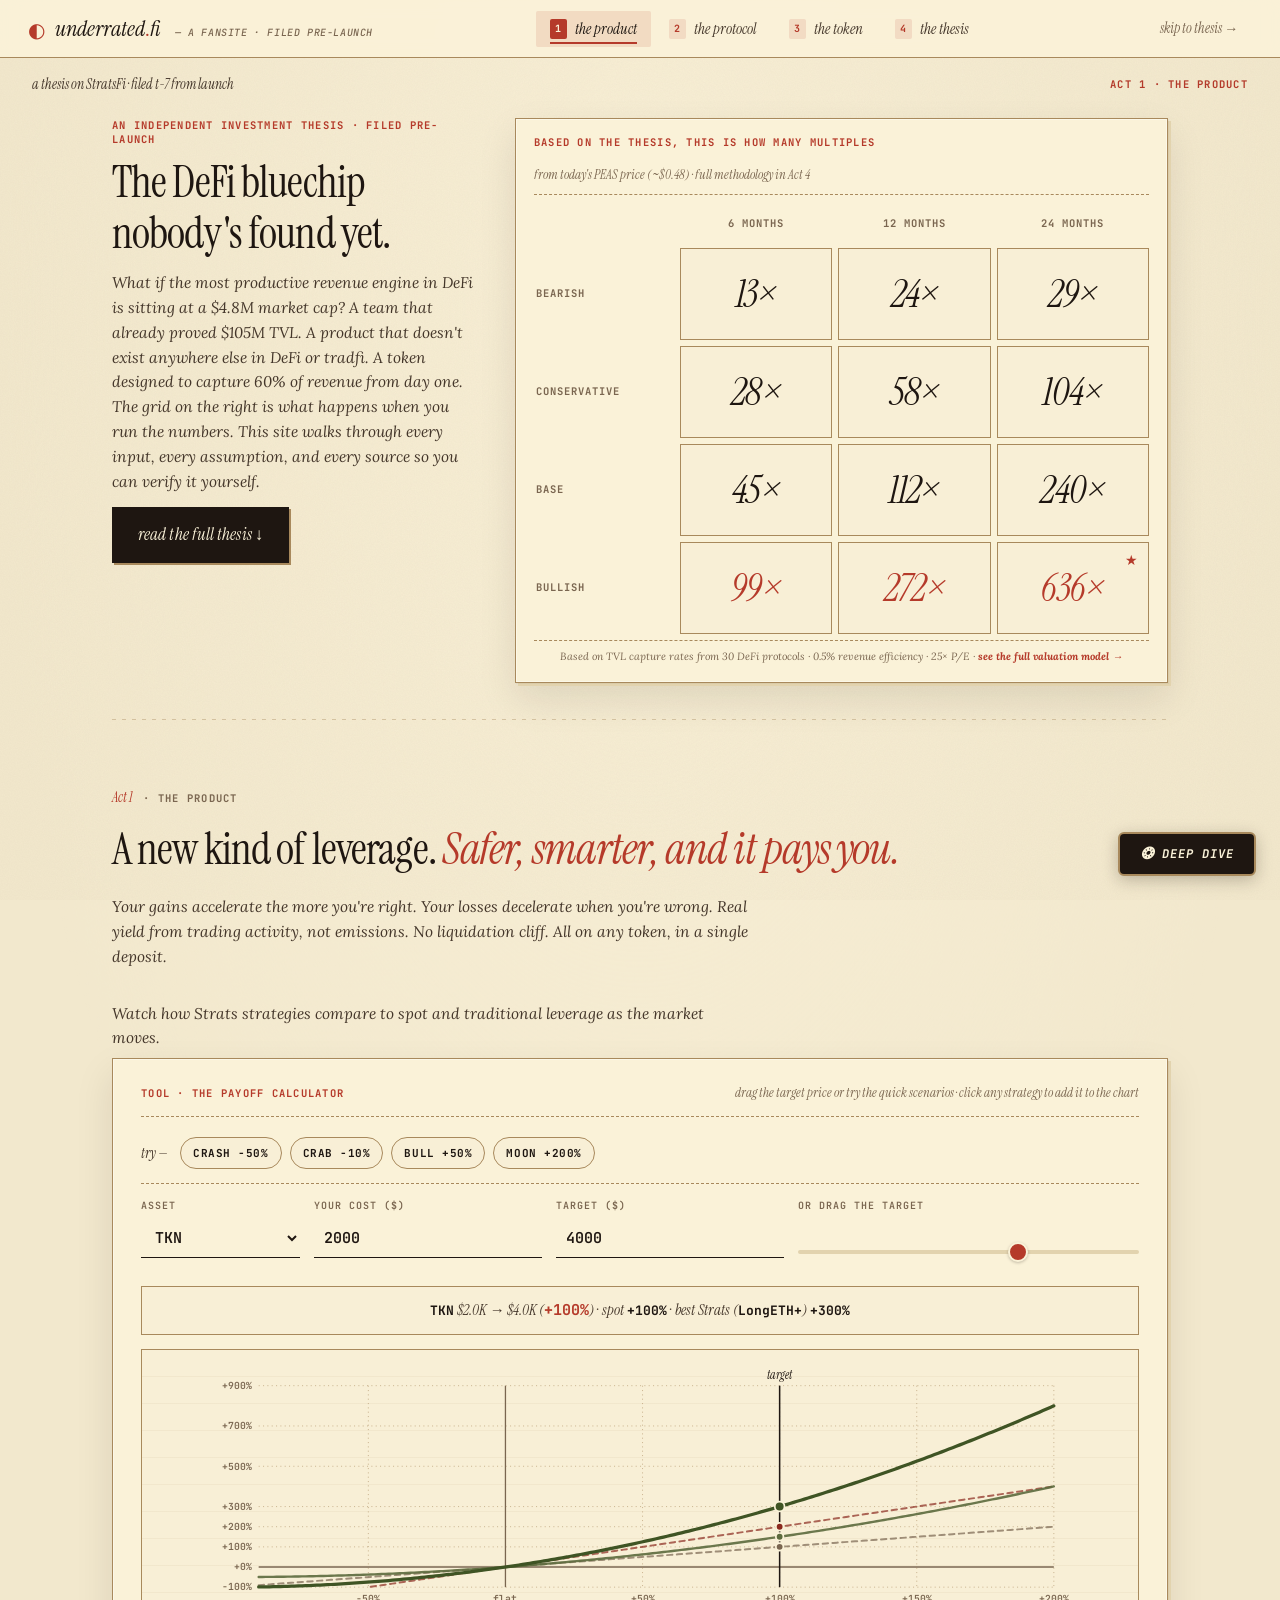
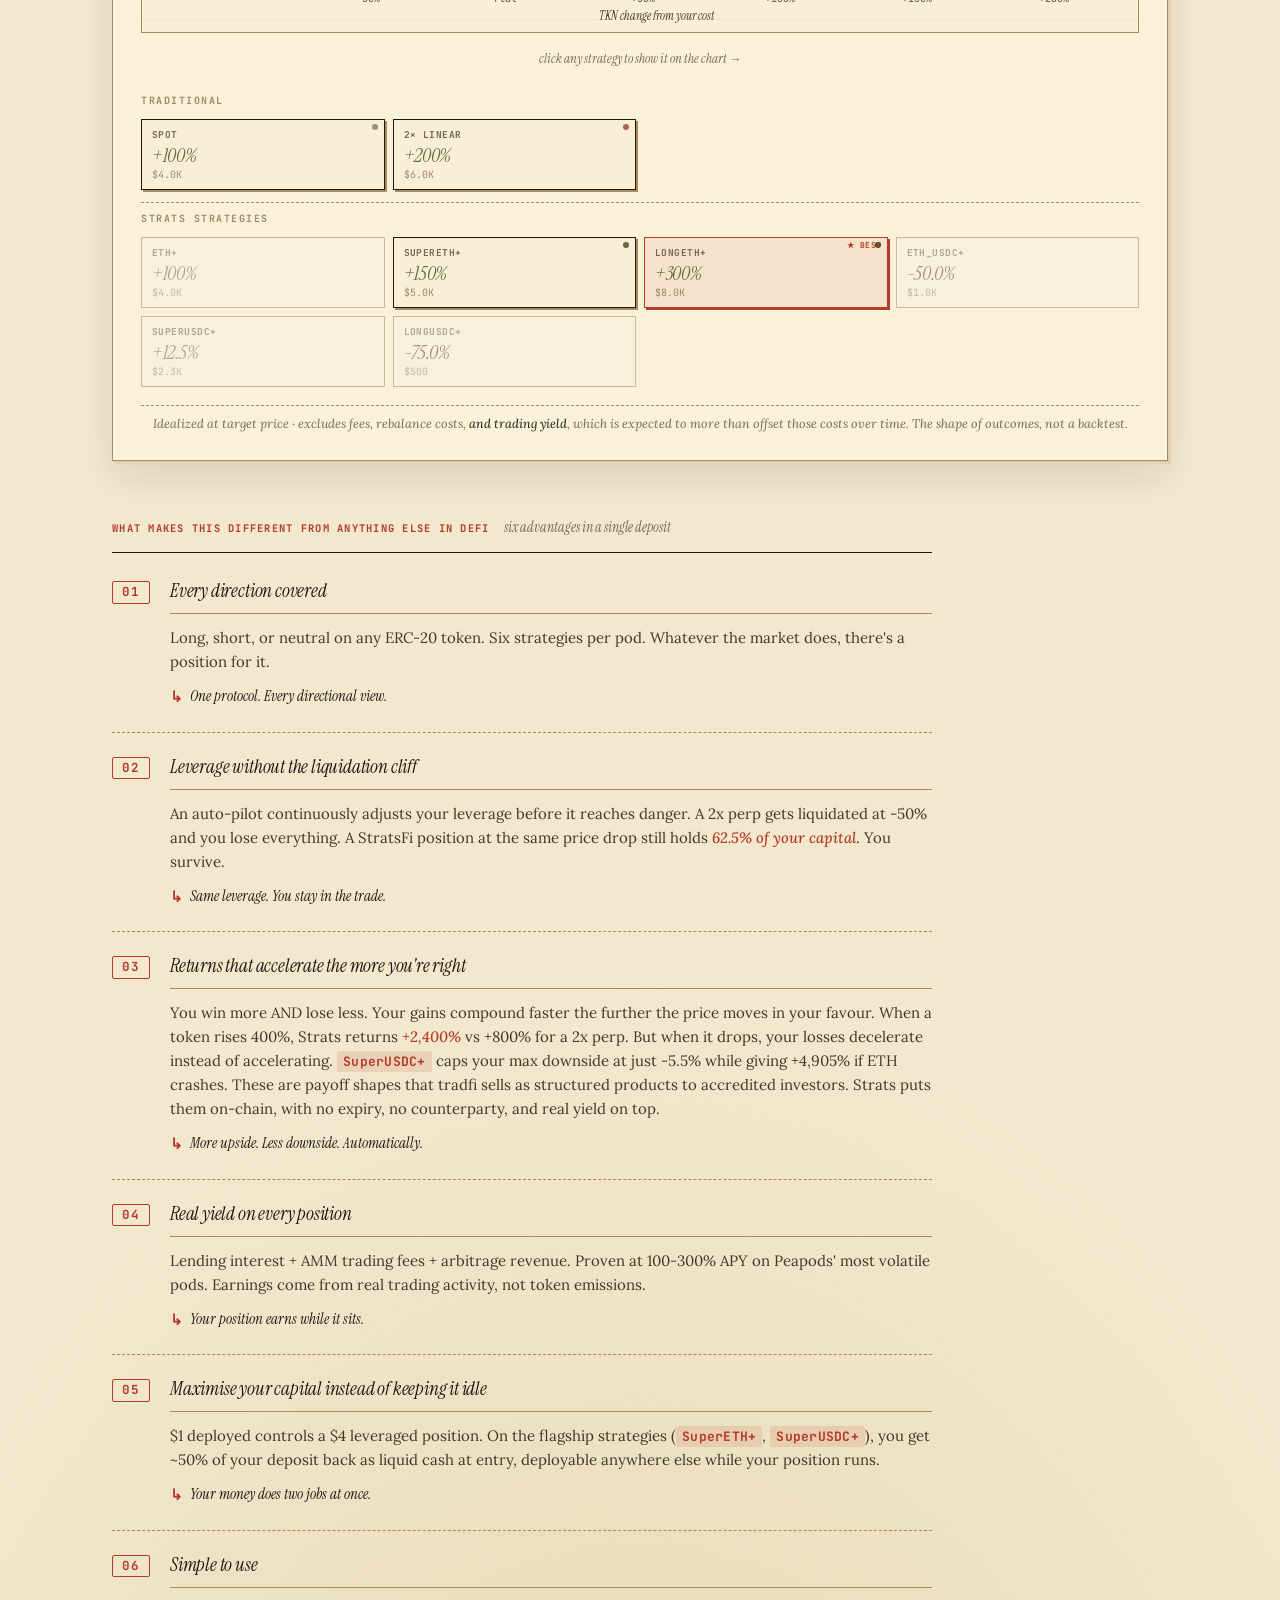
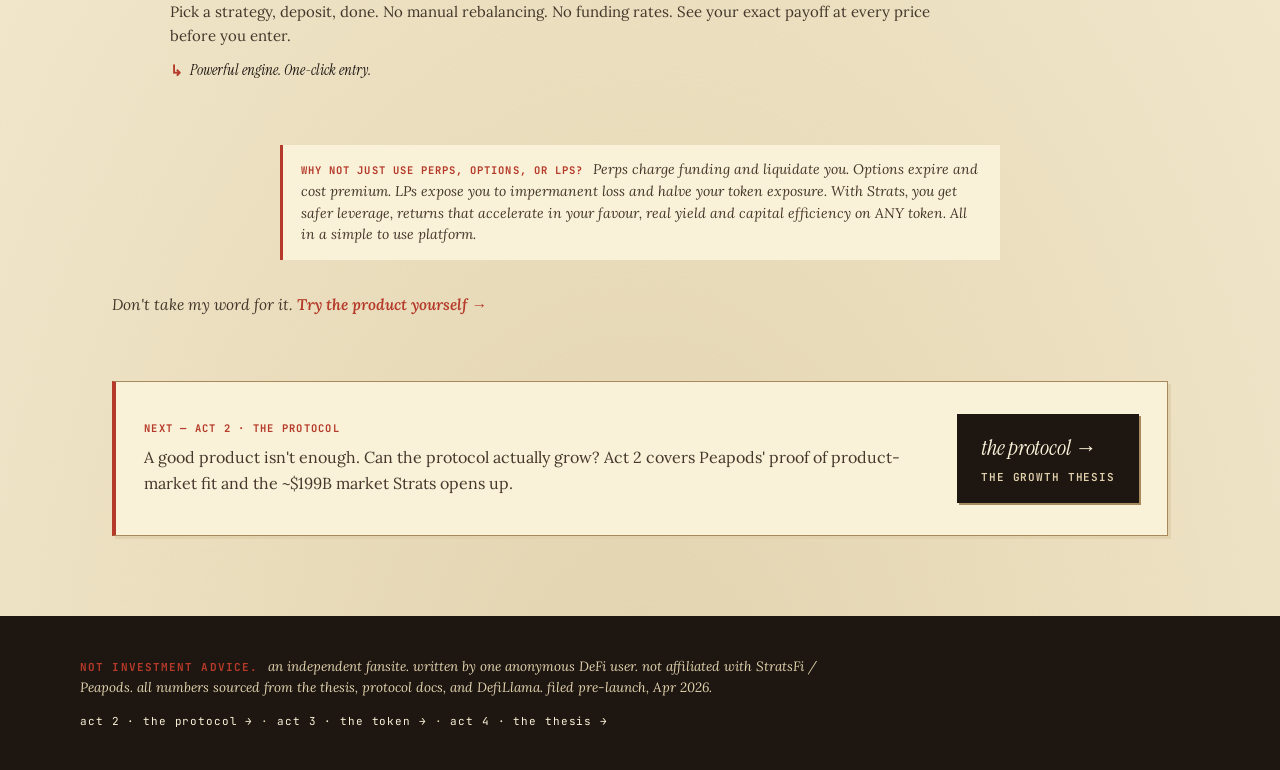
<file: index.html>
<!DOCTYPE html>
<html lang="en">
<head>
<meta charset="UTF-8" />
<meta name="viewport" content="width=device-width, initial-scale=1.0" />
<title>underrated.fi · act 1 · the product — a better DeFi tool you'd actually use</title>
<meta name="description" content="Act 1 of an independent investment thesis on StratsFi. Start with the product: type your numbers, see why every strategy outperforms spot and linear leverage." />
<link rel="preconnect" href="https://fonts.googleapis.com" />
<link rel="preconnect" href="https://fonts.gstatic.com" crossorigin />
<link href="https://fonts.googleapis.com/css2?family=Instrument+Serif:ital@0;1&family=Lora:ital,wght@0,400;0,500;0,600;1,400;1,500&family=Caveat:wght@400;500;600;700&family=JetBrains+Mono:wght@400;500;600;700&display=swap" rel="stylesheet" />
<link rel="stylesheet" href="styles.css" />
</head>
<body data-page="product">

<svg width="0" height="0" style="position:absolute" aria-hidden="true">
  <defs>
    <filter id="stamp-rough">
      <feTurbulence type="fractalNoise" baseFrequency="0.55" numOctaves="2" seed="2" />
      <feDisplacementMap in="SourceGraphic" scale="1.3" />
      <feComponentTransfer><feFuncA type="linear" slope="0.88"/></feComponentTransfer>
    </filter>
  </defs>
</svg>

<div class="grain" aria-hidden="true"></div>

<header class="masthead">
  <a href="index.html" class="brand">
    <span class="brand-mark">◐</span>
    <span class="brand-text">underrated<span class="brand-dot">.</span>fi</span>
    <span class="brand-meta">— a fansite · filed pre-launch</span>
  </a>

  <nav class="acts-nav">
    <a href="index.html" class="act-tab act-tab-current"><span class="act-num">1</span>the product</a>
    <a href="protocol.html" class="act-tab"><span class="act-num">2</span>the protocol</a>
    <a href="token.html" class="act-tab"><span class="act-num">3</span>the token</a>
    <a href="thesis.html" class="act-tab"><span class="act-num">4</span>the thesis</a>
  </nav>

  <div class="header-right">
    <a href="thesis.html" class="edge-btn" style="opacity:1;cursor:pointer;">skip to thesis →</a>
  </div>
</header>

<div class="rail" aria-hidden="true">
  <div class="rail-fill" id="rail-fill"></div>
</div>

<main id="top">

  <nav class="act-breadcrumb-bar">
    <span class="crumb-lead">a thesis on StratsFi · filed t-7 from launch</span>
    <span class="crumb-kicker">act 1 · the product</span>
  </nav>

  <section class="intro-hero">

    <div class="hero-grid">
      <div class="hero-left">
        <span class="hero-kicker">An independent investment thesis · filed pre-launch</span>
        <h1 class="hero">
          The DeFi bluechip nobody's found yet.
        </h1>
        <p class="hero-deck">
          What if the most productive revenue engine in DeFi is sitting at a $4.8M market cap? A team that already proved $105M TVL. A product that doesn't exist anywhere else in DeFi or tradfi. A token designed to capture 60% of revenue from day one. The grid on the right is what happens when you run the numbers. This site walks through every input, every assumption, and every source so you can verify it yourself.
        </p>
        <div class="hero-cta">
          <a href="#act-1" class="primary-cta">read the full thesis ↓</a>
        </div>
      </div>

      <div class="hero-right">
        <div class="tool tool-hero">
          <div class="tool-header">
            <span class="tool-label">based on the thesis, this is how many multiples</span>
            <span class="tool-sub">from today's PEAS price (~$0.48) · full methodology in Act 4</span>
          </div>

          <div class="grid-tool">
            <div class="grid-wrap">
              <div class="grid-corner"></div>
              <div class="grid-col-label">6 months</div>
              <div class="grid-col-label">12 months</div>
              <div class="grid-col-label">24 months</div>

              <div class="grid-row-label">bearish</div>
              <div class="cell cell-static"><span class="cell-mult">13×</span></div>
              <div class="cell cell-static"><span class="cell-mult">24×</span></div>
              <div class="cell cell-static"><span class="cell-mult">29×</span></div>

              <div class="grid-row-label">conservative</div>
              <div class="cell cell-static"><span class="cell-mult">28×</span></div>
              <div class="cell cell-static"><span class="cell-mult">58×</span></div>
              <div class="cell cell-static"><span class="cell-mult">104×</span></div>

              <div class="grid-row-label">base</div>
              <div class="cell cell-base cell-static"><span class="cell-mult">45×</span></div>
              <div class="cell cell-base cell-static"><span class="cell-mult">112×</span></div>
              <div class="cell cell-base cell-static"><span class="cell-mult">240×</span></div>

              <div class="grid-row-label">bullish</div>
              <div class="cell cell-bullish cell-static"><span class="cell-mult">99×</span></div>
              <div class="cell cell-bullish cell-static"><span class="cell-mult">272×</span></div>
              <div class="cell cell-bullish cell-flag cell-static"><span class="cell-mult">636×</span></div>
            </div>
          </div>

          <p class="caveat">
            Based on TVL capture rates from 30 DeFi protocols · 0.5% revenue efficiency · 25× P/E · <a href="thesis.html" style="color:var(--accent);font-weight:700;">see the full valuation model →</a>
          </p>
        </div>
      </div>
    </div>
  </section>

  <section class="act" id="act-1">
    <div class="act-head">
      <span class="act-label"><span class="act-roman">Act 1</span> · the product</span>
      <h2 class="act-title">
        A new kind of leverage. <em>Safer, smarter, and it pays you.</em>
      </h2>
      <p class="act-deck">
        Your gains accelerate the more you're right. Your losses decelerate when you're wrong. Real yield from trading activity, not emissions. No liquidation cliff. All on any token, in a single deposit.
      </p>
    </div>

    <p class="act-deck" style="margin-top: 32px; margin-bottom: 8px;">
      Watch how Strats strategies compare to spot and traditional leverage as the market moves.
    </p>

    <div class="tool tool-calc">
      <div class="tool-header">
        <span class="tool-label">Tool · the payoff calculator</span>
        <span class="tool-sub">drag the target price or try the quick scenarios · click any strategy to add it to the chart</span>
      </div>

      <div class="calc">
        <div class="scenario-chips" role="group" aria-label="Quick scenarios">
          <span class="chips-label">try —</span>
          <button class="chip" type="button" data-scenario="-50">crash −50%</button>
          <button class="chip" type="button" data-scenario="-10">crab −10%</button>
          <button class="chip" type="button" data-scenario="50">bull +50%</button>
          <button class="chip" type="button" data-scenario="200">moon +200%</button>
        </div>

        <div class="calc-inputs">
          <div class="input-cell">
            <label for="asset">asset</label>
            <select id="asset">
              <option value="TKN">TKN</option>
            </select>
          </div>
          <div class="input-cell">
            <label for="cost">your cost ($)</label>
            <input type="number" id="cost" value="2000" min="1" step="any" inputmode="decimal" />
          </div>
          <div class="input-cell">
            <label for="target">target ($)</label>
            <input type="number" id="target" value="4000" min="1" step="any" inputmode="decimal" />
          </div>
          <div class="input-cell wide">
            <label for="target-slider">or drag the target</label>
            <input type="range" id="target-slider" min="0.1" max="3" step="0.01" value="2" />
          </div>
        </div>

        <div class="calc-readout" id="calc-readout"></div>

        <div class="chart-frame">
          <svg id="chart" viewBox="0 0 800 240" preserveAspectRatio="xMidYMid meet"></svg>
        </div>

        <div class="toggle-hint">
          <span>click any strategy to show it on the chart →</span>
        </div>
        <div class="result-grid" id="result-grid"></div>

        <p class="caveat">
          Idealized at target price · excludes fees, rebalance costs, <em>and trading yield</em>, which is expected to more than offset those costs over time. The shape of outcomes, not a backtest.
        </p>
      </div>
    </div>

    <div class="key-points">
      <div class="key-points-head">
        <div class="key-points-titles">
          <span class="key-points-label">what makes this different from anything else in DeFi</span>
          <span class="key-points-sub">six advantages in a single deposit</span>
        </div>
      </div>
      <ol class="key-list key-list-segmented">
        <li>
          <header class="seg-head">
            <h4 class="seg-name">Every direction covered</h4>
          </header>
          <p class="seg-body">Long, short, or neutral on any ERC-20 token. Six strategies per pod. Whatever the market does, there's a position for it.</p>
          <p class="seg-kicker">One protocol. Every directional view.</p>
        </li>
        <li>
          <header class="seg-head">
            <h4 class="seg-name">Leverage without the liquidation cliff</h4>
          </header>
          <p class="seg-body">An auto-pilot continuously adjusts your leverage before it reaches danger. A 2x perp gets liquidated at -50% and you lose everything. A StratsFi position at the same price drop still holds <em>62.5% of your capital</em>. You survive.</p>
          <p class="seg-kicker">Same leverage. You stay in the trade.</p>
        </li>
        <li>
          <header class="seg-head">
            <h4 class="seg-name">Returns that accelerate the more you're right</h4>
          </header>
          <p class="seg-body">You win more AND lose less. Your gains compound faster the further the price moves in your favour. When a token rises 400%, Strats returns <em>+2,400%</em> vs +800% for a 2x perp. But when it drops, your losses decelerate instead of accelerating. <code>SuperUSDC+</code> caps your max downside at just -5.5% while giving +4,905% if ETH crashes. These are payoff shapes that tradfi sells as structured products to accredited investors. Strats puts them on-chain, with no expiry, no counterparty, and real yield on top.</p>
          <p class="seg-kicker">More upside. Less downside. Automatically.</p>
        </li>
        <li>
          <header class="seg-head">
            <h4 class="seg-name">Real yield on every position</h4>
          </header>
          <p class="seg-body">Lending interest + AMM trading fees + arbitrage revenue. Proven at 100-300% APY on Peapods' most volatile pods. Earnings come from real trading activity, not token emissions.</p>
          <p class="seg-kicker">Your position earns while it sits.</p>
        </li>
        <li>
          <header class="seg-head">
            <h4 class="seg-name">Maximise your capital instead of keeping it idle</h4>
          </header>
          <p class="seg-body">$1 deployed controls a $4 leveraged position. On the flagship strategies (<code>SuperETH+</code>, <code>SuperUSDC+</code>), you get ~50% of your deposit back as liquid cash at entry, deployable anywhere else while your position runs.</p>
          <p class="seg-kicker">Your money does two jobs at once.</p>
        </li>
        <li>
          <header class="seg-head">
            <h4 class="seg-name">Simple to use</h4>
          </header>
          <p class="seg-body">Pick a strategy, deposit, done. No manual rebalancing. No funding rates. See your exact payoff at every price before you enter.</p>
          <p class="seg-kicker">Powerful engine. One-click entry.</p>
        </li>
      </ol>
    </div>

    <p class="tok-note">
      <span class="tok-note-k">why not just use perps, options, or LPs?</span>
      Perps charge funding and liquidate you. Options expire and cost premium. LPs expose you to impermanent loss and halve your token exposure. With Strats, you get safer leverage, returns that accelerate in your favour, real yield and capital efficiency on ANY token. All in a simple to use platform.
    </p>

    <p class="act-deck" style="margin-top: 32px;">
      Don't take my word for it. <a href="#" style="color:var(--accent);font-weight:600;">Try the product yourself →</a>
    </p>

    <div class="next-act">
      <div class="next-act-text">
        <span class="next-act-label">next — act 2 · the protocol</span>
        <p>
          A good product isn't enough. Can the protocol actually grow? Act 2 covers Peapods' proof of product-market fit and the ~$199B market Strats opens up.
        </p>
      </div>
      <a href="protocol.html" class="next-act-cta">
        <span>the protocol →</span>
        <span class="next-act-sub">the growth thesis</span>
      </a>
    </div>
  </section>

  <footer class="foot">
    <div class="foot-inner">
      <p class="foot-disclaimer">
        <strong>not investment advice.</strong> an independent fansite. written by one anonymous DeFi user. not affiliated with StratsFi / Peapods. all numbers sourced from the thesis, protocol docs, and DefiLlama. filed pre-launch, Apr 2026.
      </p>
      <p class="foot-links">
        <a href="protocol.html">act 2 · the protocol →</a>
        · <a href="token.html">act 3 · the token →</a>
        · <a href="thesis.html">act 4 · the thesis →</a>
      </p>
    </div>
  </footer>

<button class="floating-dive open-drawer" type="button" data-drawer="drawer-act-1" aria-label="Open deep dive">
  <span class="floating-dive-icon">❂</span>
  <span class="floating-dive-label">deep dive</span>
</button>

</main>

<div class="memo-backdrop" id="drawer-backdrop" hidden></div>
<div class="memo-wrap" id="drawer" aria-hidden="true" role="dialog" aria-modal="true">
  <article class="memo">
    <header class="memo-letterhead">
      <div class="memo-letterhead-row">
        <span class="memo-mark">◐</span>
        <span class="memo-brand">underrated<span class="memo-dot">.</span>fi <span class="memo-sub-brand">— deep dive</span></span>
        <button class="memo-close" id="drawer-close" aria-label="Close memo">×</button>
      </div>
      <div class="memo-meta">
        <div class="memo-meta-row"><span class="memo-meta-lbl">Re</span><span class="memo-meta-val" id="drawer-tag">an enclosure</span></div>
        <div class="memo-meta-row"><span class="memo-meta-lbl">From</span><span class="memo-meta-val">u.fi · anonymous DeFi user</span></div>
        <div class="memo-meta-row"><span class="memo-meta-lbl">Date</span><span class="memo-meta-val">April 2026 · pre-launch</span></div>
        <div class="memo-meta-row"><span class="memo-meta-lbl">File</span><span class="memo-meta-val">No. 04 / 26 · classified</span></div>
      </div>
    </header>
    <div class="memo-body" id="drawer-body"></div>
    <footer class="memo-foot">
      <span class="memo-foot-stamp">end of memo · u.fi</span>
    </footer>
  </article>
</div>

<template id="drawer-act-1">
  <header class="drawer-title-block">
    <span class="drawer-label">Act 1 · full argument</span>
    <h2 class="drawer-title">How StratsFi actually works, and why each benefit is real.</h2>
    <p class="drawer-deck">You've seen the six benefits on the page. This memo walks through each one: how it works, where it comes from, why it matters. We start with the architecture that makes everything below possible, then take the six benefits in order.</p>
  </header>

  <h3>What you're getting</h3>
  <p>A leveraged position on any token that <strong>auto-rebalances continuously</strong>, produces <strong>convex returns</strong> (gains accelerate, losses decelerate), earns <strong>real yield</strong> from trading activity, and <strong>can't be force-liquidated</strong>. All in a single deposit.</p>

  <h3>How it works (the short version)</h3>
  <p>Every supported asset lives inside a <strong>pod</strong>: a self-contained system with two lending markets, a liquidity pool, and six strategy vaults. When you deposit, the vault builds a leveraged position automatically. You get a strategy token back. That's it.</p>
  <p>The key innovation: <strong>automated rebalancing</strong>. External bots continuously adjust your leverage before it reaches dangerous levels. This keeps positions safe (no liquidation cliff) and produces the outperforming returns. Without rebalancing, it would just be a leveraged LP. With it, you get structured products that outperform linear leverage in both directions.</p>

  <h3>01. Six strategies, one for every directional view</h3>
  <p><strong>Takeaway:</strong> long, short, or neutral on any token. Pick the direction you believe in, pick the aggression level. The protocol handles the rest.</p>

  <p>Every pod ships with the same six strategies, three directional bets across two aggression tiers:</p>
  <table class="drawer-table">
    <thead><tr><th>Strategy</th><th>What it does</th><th>Best for</th><th>Max loss</th></tr></thead>
    <tbody>
      <tr><td>ETH+</td><td>2x long with yield</td><td>ETH bulls who want safer leverage + yield</td><td>100%</td></tr>
      <tr><td>SuperETH+</td><td>4x long with USDC cashback floor</td><td>Convex long with 50% downside cap</td><td><strong>50%</strong></td></tr>
      <tr><td>longETH+</td><td>4x max long, no floor</td><td>Max conviction longs</td><td>100%</td></tr>
      <tr><td>ETH_USDC+</td><td>Stable USDC position with yield</td><td>Earning yield without directional risk</td><td>100%</td></tr>
      <tr><td>SuperUSDC+</td><td>4x short with ETH cashback</td><td>Crash protection that also wins if ETH rises</td><td><strong>~5.5%</strong></td></tr>
      <tr><td>longUSDC+</td><td>4x max short, no floor</td><td>Max conviction shorts / hedges</td><td>100%</td></tr>
    </tbody>
  </table>
  <p><strong>What each flavor is for:</strong></p>
  <ul>
    <li><strong>ETH+:</strong> the conservative 2× long. Same directional exposure as spot ETH, but earning lending and trading yield along the way. Linear payoff, no cashback.</li>
    <li><strong>ETH_USDC+:</strong> the neutral / stable option. Deposit USDC, earn yield from the pod's lending and trading activity with minimal directional exposure. Behaves like a yield-bearing stablecoin with a slight short bias, effectively a stable carry position.</li>
    <li><strong>SuperETH+ / SuperUSDC+:</strong> the flagship strategies. 4× leverage with a built-in cashback floor that caps your downside. Convex gains with serious downside protection.</li>
    <li><strong>longETH+ / longUSDC+:</strong> the max-aggression versions. 4× leverage, no cashback floor. All capital in the leveraged component for traders who want maximum convex exposure.</li>
  </ul>

  <p><strong>Plus: any token can have a pod.</strong> LSTs, LRTs, memecoins, new launches, RWAs. Every ERC-20 is eligible. StratsFi is one of the only lending architectures in DeFi that can bootstrap a leveraged market from user demand alone, with no pre-existing supply required. When a user takes a leveraged position, the borrow rate spikes, external suppliers see the yield and deploy capital, and the market forms.</p>

  <p><strong>Regime-independent by design.</strong> Because every pod ships long, short, and neutral strategies at the same time, the product earns in every market regime. Volatile ups, volatile downs, compressed sideways, bull or bear. The protocol doesn't require a specific market direction to produce yield or attract users. Most leveraged DeFi products work in exactly one regime; StratsFi works in all of them.</p>

  <h3>02. Safer leverage: liquidation risk is minimal</h3>
  <p><strong>Takeaway:</strong> StratsFi replaces fixed liquidation thresholds with a continuous market of rebalancing bots. Under normal market conditions your position is always being adjusted well before any danger threshold, so liquidation risk becomes minimal rather than a constant concern.</p>

  <p><strong>How it works.</strong> On a perp or lending market, if your LTV hits a specific number, you get liquidated at a penalty and MEV bots eat the difference. One bad moment → everything gone.</p>
  <p>StratsFi doesn't rely on fixed liquidation thresholds. Instead, a growing bounty is available to <em>any</em> bot that rebalances your position back toward target leverage. The bounty scales with how far off target you are:</p>
  <table class="drawer-table">
    <thead><tr><th>How far off target</th><th>Bounty paid to rebalancer</th><th>What happens</th></tr></thead>
    <tbody>
      <tr><td>Within 0.3%</td><td>Zero</td><td>Position is at target, no churn on noise</td></tr>
      <tr><td>0.3% – 5%</td><td>Small (0.1–1%)</td><td>Normal rebalancing, bots compete for the bounty</td></tr>
      <tr><td>5% – 15%</td><td>Medium (1–3%)</td><td>Urgent rebalancing, more bots pile in</td></tr>
      <tr><td>15%+</td><td>Max (3–5%+)</td><td>Emergency, every bot in the ecosystem is racing</td></tr>
    </tbody>
  </table>
  <p>Because the bounty escalates smoothly (instead of activating at a hard threshold), rebalancing always happens well before your position becomes dangerous. No "first to hit the cliff" dynamic. Just continuous, competitive adjustment.</p>

  <p><strong>Manipulation resistance.</strong> Bots can't profit from triggering your rebalance with a brief price spike: the bounty only pays if the price move is real (verified by 10-minute average oracles, blended between the internal pool and external Chainlink feeds). An attacker would need to sustain a fake price against arbitrage for ten minutes to even begin affecting the system.</p>

  <p><strong>The net effect.</strong> Same safety as liquidations. None of the predatory dynamics: no hard cliff, no MEV extraction, no cascade risk, no race to the cheap liquidation.</p>

  <h3>03. Convex returns: the "supercharged" payoffs</h3>
  <p><strong>Takeaway:</strong> the convex payoffs aren't a fancy options overlay or a derivative bolted on top. They emerge naturally from continuous rebalancing, and that's what enables strategies like SuperUSDC+ that win in both directions.</p>

  <p><strong>The intuition.</strong> Strategies auto-rebalance continuously based on leverage drift. When the price moves in your favour, the position leans harder in. When it moves against you, it leans out. Over time: gains compound more efficiently, losses are softened. This continuous rebalancing is the key advantage over linear leverage products.</p>

  <p><strong>A clarification on "4× leverage".</strong> The "4×" refers to the loan-to-value ratio inside the position (75% LTV → 4× leverage on the LP). It does <em>not</em> mean "4× directional exposure to ETH." Because the collateral is a liquidity pool (half ETH, half USDC), your actual ETH exposure changes with price:</p>
  <ul>
    <li><strong>At entry (k=1):</strong> roughly 2× effective ETH exposure</li>
    <li><strong>ETH +100% (k=2):</strong> exposure grows to 4×, leaning into the winner</li>
    <li><strong>ETH +200% (k=3):</strong> exposure grows to 6×</li>
    <li><strong>ETH −50% (k=0.5):</strong> exposure shrinks to 1×, leaning out of the loser</li>
    <li><strong>ETH −90% (k=0.1):</strong> exposure shrinks to 0.2×</li>
  </ul>
  <p>That's what convexity means in practice: the position leans harder into winners and out of losers, automatically.</p>

  <p><strong>The key insight.</strong> The convex payoffs aren't created using options or exotic derivatives. They emerge naturally from continuous rebalancing on a leveraged LP position. The protocol takes something that already exists in DeFi (LP positions) and adds the rebalancing layer that produces structured, outperforming payoffs.</p>

  <p><strong>The cost of convexity.</strong> Continuous rebalancing isn't free. Each rebalance pays a small bounty to the bot that executes it (typically 0.1–2% of the rebalanced amount, funded from position equity). Think of this as the premium you'd pay for options exposure in TradFi, except it's priced continuously by a competitive market. The offset: rebalancing costs only occur when price moves, which is exactly when trading fees plus lending yield (see Section 04) are generated. In most market conditions, <em>especially on volatile tokens</em>, those yields more than cover the rebalancing cost. The soft spot is extended flat markets where rebalancing costs accumulate without offsetting directional gains.</p>

  <p><strong>SuperUSDC+, the strategy that wins in both directions.</strong> The payoff below has two components: an inverse-quadratic short piece (explosive when ETH crashes) plus a linear ETH cashback piece (gains when ETH rises). The two together produce this:</p>
  <table class="drawer-table">
    <thead><tr><th>If ETH moves</th><th>Position value (from $1,000)</th><th>Return</th></tr></thead>
    <tbody>
      <tr><td>−90%</td><td>$50,050</td><td><strong>+4,905%</strong></td></tr>
      <tr><td>−50%</td><td>$2,250</td><td>+125%</td></tr>
      <tr><td>−25%</td><td>$1,264</td><td>+26%</td></tr>
      <tr><td>0%</td><td>$1,000</td><td>—</td></tr>
      <tr><td>+26%</td><td>$945</td><td><strong>−5.5% (worst case)</strong></td></tr>
      <tr><td>+100%</td><td>$1,125</td><td>+12.5%</td></tr>
      <tr><td>+200%</td><td>$1,556</td><td>+55.6%</td></tr>
      <tr><td>+500%</td><td>$3,014</td><td>+201%</td></tr>
    </tbody>
  </table>
  <p>The worst case across the entire price domain is <strong>−5.5%</strong>, in a narrow band around ETH +26%. Below that, the inverse-square component explodes. Above ETH +100%, the linear cashback dominates and the position turns positive again. <strong>Down 90%: +4,905%. Up 500%: +201%.</strong> No similar product exists in DeFi or in TradFi at retail minimums.</p>

  <h3>04. Triple-digit APY, on top of the directional payoff</h3>
  <p><strong>Takeaway:</strong> your position earns real yield from actual trading activity while it waits for the price move. Not emissions. Not inflation. Pure bonus stacked on whatever the price does.</p>

  <p>Three organic yield sources:</p>
  <ol>
    <li><strong>Lending interest.</strong> The LP collateral backing your position also earns interest as borrowers pay for leverage in the pod's lending markets. That interest flows to your position, offsetting much of the interest you pay on your own debt.</li>
    <li><strong>AMM trading fees.</strong> Every external price move creates an arbitrage opportunity in the strETH/strUSDC pool. Bots trade in to close the gap, paying fees that flow into the LP. Higher volatility = more fees.</li>
    <li><strong>Wrap/unwrap arbitrage.</strong> Every deposit (TKN → strTKN) and withdrawal creates supply/demand shifts that generate additional trading activity.</li>
  </ol>

  <p>On volatile tokens (memes, low-cap alts, new launches), this yield stack alone can reach <strong>100–300% APY</strong>, proven live on Peapods pods. On stable pairs, it's lower but still meaningful. The key point: the yield is denominated in <em>real trading activity</em>, so it's sustainable and scales with market volatility. No token emissions, no inflation, no "pay to farm" schemes that eventually dilute everyone.</p>

  <h3>05. Capital efficiency: one deposit, up to 4× the work</h3>
  <p><strong>Takeaway:</strong> every dollar in a 4× leveraged position is doing 4× the directional work. And on the two flagship strategies (SuperETH+ and SuperUSDC+), half of your deposit comes back as a liquid asset you can deploy anywhere, so your capital runs in parallel.</p>

  <p><strong>4× leverage from one deposit.</strong> In any of the 4× strategies (SuperETH+, SuperUSDC+, longETH+, longUSDC+), the protocol builds a position with 4× the leverage you'd get by holding the underlying asset directly. A $1,000 deposit controls a $4,000 LP position on the protocol's side, producing the convex payoff shapes described in Section 03.</p>

  <p><strong>Cashback, only on SuperETH+ and SuperUSDC+.</strong> The "Super" strategies return half your deposit as a liquid asset at entry. This is called cashback, and only these two strategies ship with it:</p>
  <ul>
    <li><strong>SuperETH+</strong> deposit of $1,000 produces $500 SuperETH+ position plus <strong>$500 USDC cashback</strong></li>
    <li><strong>SuperUSDC+</strong> deposit of $1,000 produces $500 SuperUSDC+ position plus <strong>$500 strETH cashback</strong> (which also earns lending interest)</li>
  </ul>
  <p>When you pick one of these two, your $1,000 outlay produces a leveraged convex position on half your capital <em>plus</em> a fully liquid composable asset on the other half. Deploy the cashback into another DeFi protocol, hold it as dry powder, or use it as collateral elsewhere. Your money does two jobs at once.</p>

  <p><strong>The max-loop variants (longETH+, longUSDC+)</strong> take the opposite choice: instead of returning the cashback, they recycle it into additional leverage for maximum convex exposure. No cashback, no downside floor, higher potential return and higher max loss. Same 4× leverage, different capital allocation. Pick based on how much you want held back as liquid.</p>

  <p><strong>Cashback also creates the downside floor on SuperETH+ / SuperUSDC+.</strong> The cashback component doesn't move with the underlying token's price, so it anchors the position's minimum value. This is where SuperETH+'s 50% max loss and SuperUSDC+'s ~5.5% max loss come from.</p>

  <p>The 2× strategies (ETH+, ETH_USDC+) are linear and don't have cashback. They're structured differently because 2× leverage on the LP already uses the full deposit.</p>

  <h3>06. The simplest leveraged product in DeFi to actually use</h3>
  <p><strong>Takeaway:</strong> forget the math. From a UX standpoint, this is easier than almost every other leveraged product in DeFi.</p>

  <p>Compare the actual user experience:</p>
  <ul>
    <li><strong>vs. perps:</strong> no funding rate to monitor. Minimal liquidation risk instead of a fixed liquidation price. No leverage decay over time. No order books. Pick a strategy, deposit, walk away.</li>
    <li><strong>vs. options:</strong> you see <em>exactly</em> what you get paid at every possible price <em>before</em> you enter. No Greeks, no implied volatility, no expiry to watch. The calculator on the page shows your full payoff curve in one screen.</li>
    <li><strong>vs. LPing yourself:</strong> LP providers experience impermanent loss as drag. StratsFi's rebalancing layer converts that into a structured convex payoff. Same underlying LP, but with a mechanism that turns price movement into amplified returns instead of drag.</li>
  </ul>

  <p>One deposit, one strategy choice, and the position runs itself (including rebalancing, yield compounding, and cashback delivery) until you exit.</p>

  <h3>What this looks like next to everything else</h3>
  <p>For a $1,000 deposit, here's how the math plays out compared to plain holding and a 2× linear leveraged long (e.g., a 2× perp):</p>
  <table class="drawer-table">
    <thead><tr><th>Token price</th><th>Hold token</th><th>2× linear long</th><th>SuperETH+</th><th>longETH+</th></tr></thead>
    <tbody>
      <tr><td>+200% (k=3)</td><td>$3,000</td><td>$5,000</td><td>$5,000</td><td>$9,000</td></tr>
      <tr><td>+100% (k=2)</td><td>$2,000</td><td>$3,000</td><td>$2,500</td><td>$4,000</td></tr>
      <tr><td>+50% (k=1.5)</td><td>$1,500</td><td>$2,000</td><td>$1,625</td><td>$2,250</td></tr>
      <tr><td>0% (k=1)</td><td>$1,000</td><td>$1,000</td><td>$1,000</td><td>$1,000</td></tr>
      <tr><td>−25% (k=0.75)</td><td>$750</td><td>$500</td><td>$781</td><td>$563</td></tr>
      <tr><td>−50% (k=0.5)</td><td>$500</td><td><strong>$0 (liquidated)</strong></td><td>$625</td><td>$250</td></tr>
      <tr><td>−90% (k=0.1)</td><td>$100</td><td>total loss</td><td>$505</td><td>$10</td></tr>
    </tbody>
  </table>
  <p>SuperETH+ outperforms holding ETH at every price point except a narrow range around k=1. It outperforms the 2× linear position at every point where the linear position would be liquidated (ETH −50% and below). The trade-off: in moderate bull markets (k=1.5 to k=2), a 2× linear position captures slightly more upside, but only because you've survived without being liquidated. <strong>You're trading peak upside for survival and convex downside protection.</strong></p>

  <p class="drawer-pull">A leveraged position on AMM liquidity that produces convex payoffs through continuous rebalancing, eliminates liquidations through a bounty market, generates yield from organic activity, returns half your capital as a liquid asset, and works on any ERC-20. This is the most powerful financial primitive currently shipping in DeFi.</p>
</template>

<script src="script.js"></script>
</body>
</html>
</file>
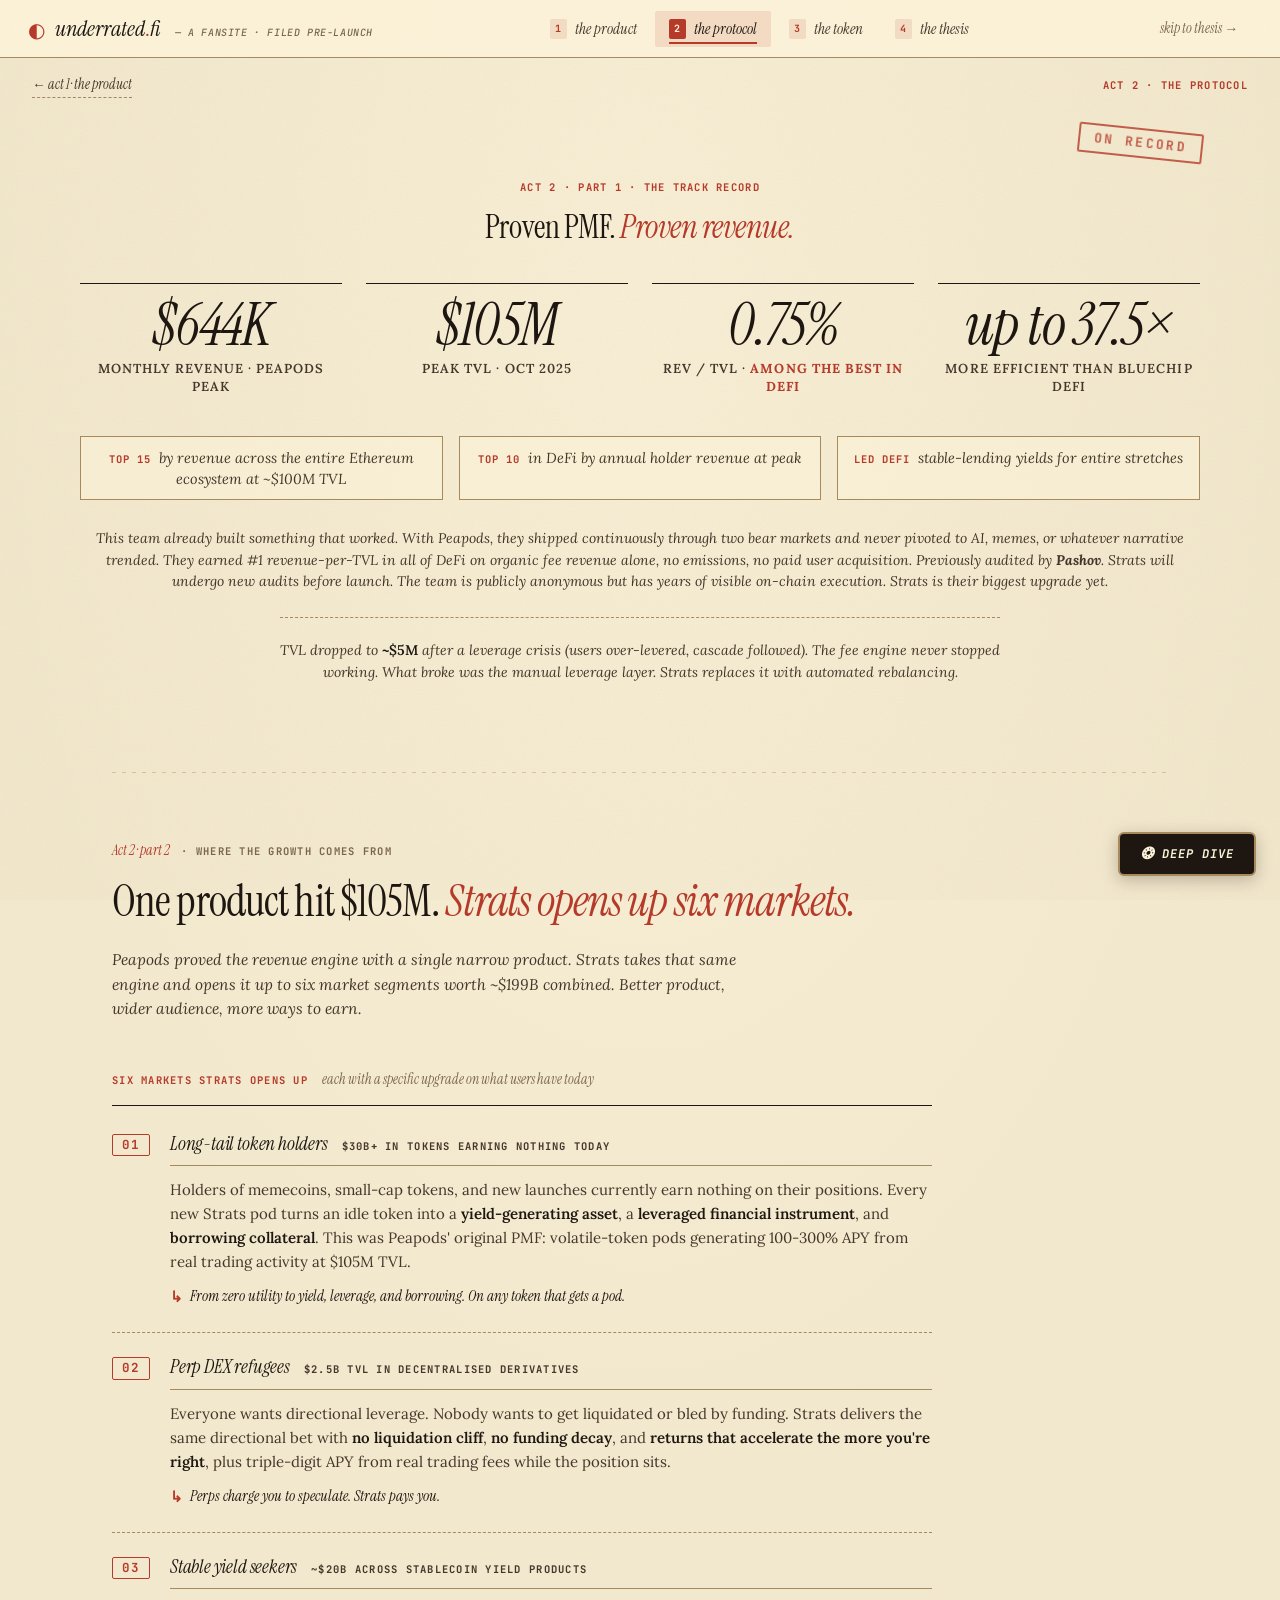
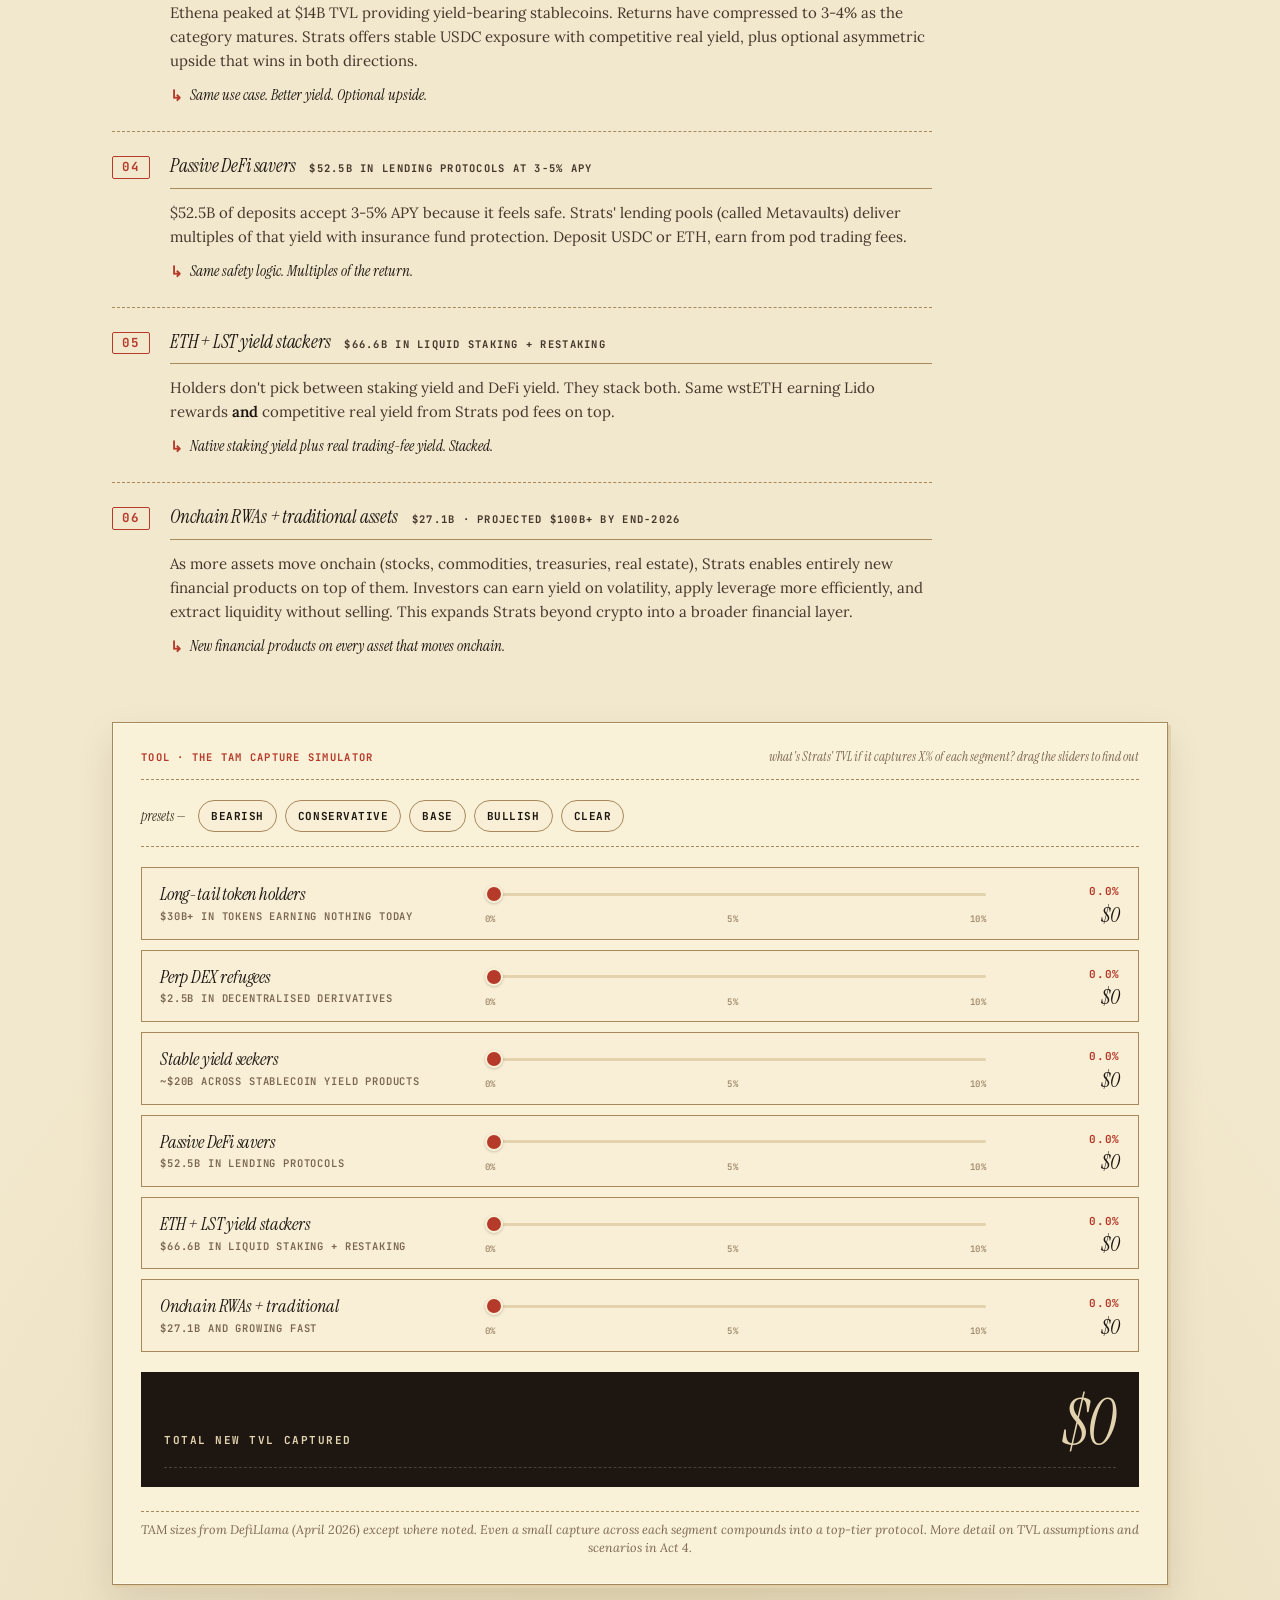
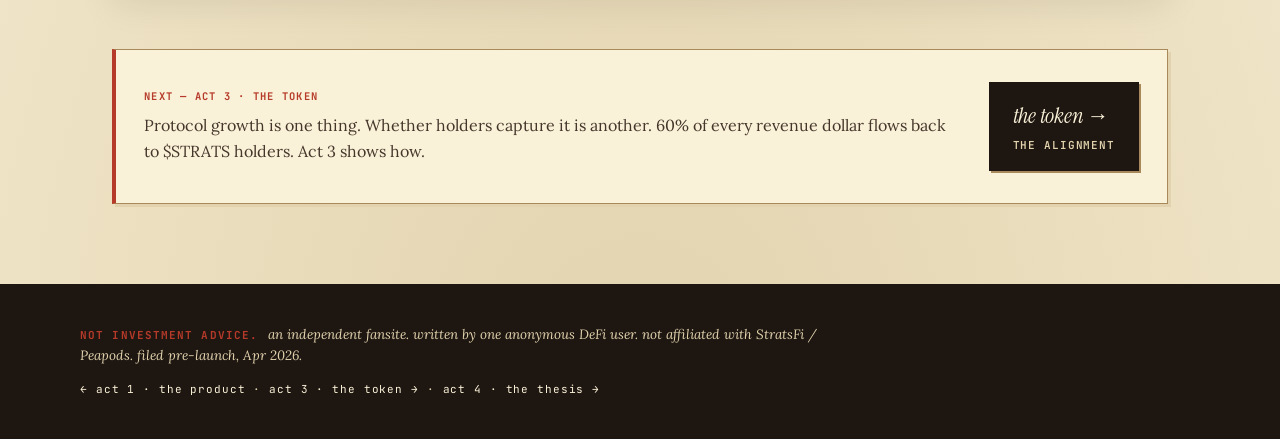
<file: protocol.html>
<!DOCTYPE html>
<html lang="en">
<head>
<meta charset="UTF-8" />
<meta name="viewport" content="width=device-width, initial-scale=1.0" />
<title>underrated.fi · act 2 · the protocol — the machine that already printed</title>
<meta name="description" content="Act 2 of an independent thesis on StratsFi. The receipt: what v3 already earned, plus an interactive TAM capture simulator showing the growth path." />
<link rel="preconnect" href="https://fonts.googleapis.com" />
<link rel="preconnect" href="https://fonts.gstatic.com" crossorigin />
<link href="https://fonts.googleapis.com/css2?family=Instrument+Serif:ital@0;1&family=Lora:ital,wght@0,400;0,500;0,600;1,400;1,500&family=Caveat:wght@400;500;600;700&family=JetBrains+Mono:wght@400;500;600;700&display=swap" rel="stylesheet" />
<link rel="stylesheet" href="styles.css" />
</head>
<body data-page="protocol">

<svg width="0" height="0" style="position:absolute" aria-hidden="true">
  <defs>
    <filter id="stamp-rough">
      <feTurbulence type="fractalNoise" baseFrequency="0.55" numOctaves="2" seed="2" />
      <feDisplacementMap in="SourceGraphic" scale="1.3" />
      <feComponentTransfer><feFuncA type="linear" slope="0.88"/></feComponentTransfer>
    </filter>
  </defs>
</svg>

<div class="grain" aria-hidden="true"></div>

<header class="masthead">
  <a href="index.html" class="brand">
    <span class="brand-mark">◐</span>
    <span class="brand-text">underrated<span class="brand-dot">.</span>fi</span>
    <span class="brand-meta">— a fansite · filed pre-launch</span>
  </a>

  <nav class="acts-nav">
    <a href="index.html" class="act-tab"><span class="act-num">1</span>the product</a>
    <a href="protocol.html" class="act-tab act-tab-current"><span class="act-num">2</span>the protocol</a>
    <a href="token.html" class="act-tab"><span class="act-num">3</span>the token</a>
    <a href="thesis.html" class="act-tab"><span class="act-num">4</span>the thesis</a>
  </nav>

  <div class="header-right">
    <a href="thesis.html" class="edge-btn" style="opacity:1;cursor:pointer;">skip to thesis →</a>
  </div>
</header>

<div class="rail" aria-hidden="true">
  <div class="rail-fill" id="rail-fill"></div>
</div>

<main id="top">

  <nav class="act-breadcrumb-bar">
    <a href="index.html">← act 1 · the product</a>
    <span class="crumb-kicker">act 2 · the protocol</span>
  </nav>

  <section class="receipt receipt-act" id="receipt">
    <span class="stamp stamp-floating stamp-red stamp-chapter">ON RECORD</span>
    <div class="receipt-tag">Act 2 · part 1 · the track record</div>
    <h3 class="receipt-title">
      Proven PMF. <em>Proven revenue.</em>
    </h3>

    <div class="receipt-row">
      <div class="stat">
        <span class="stat-num">$644K</span>
        <span class="stat-lbl">monthly revenue · Peapods peak</span>
      </div>
      <div class="stat">
        <span class="stat-num">$105M</span>
        <span class="stat-lbl">peak TVL · Oct 2025</span>
      </div>
      <div class="stat">
        <span class="stat-num">0.75%</span>
        <span class="stat-lbl">rev / TVL · <em>among the best in DeFi</em></span>
      </div>
      <div class="stat">
        <span class="stat-num">up to 37.5×</span>
        <span class="stat-lbl">more efficient than bluechip DeFi</span>
      </div>
    </div>

    <div class="receipt-row receipt-secondary">
      <div class="stat-line">
        <span class="stat-k">top 15</span> by revenue across the entire Ethereum ecosystem at ~$100M TVL
      </div>
      <div class="stat-line">
        <span class="stat-k">top 10</span> in DeFi by annual holder revenue at peak
      </div>
      <div class="stat-line">
        <span class="stat-k">led DeFi</span> stable-lending yields for entire stretches
      </div>
    </div>

    <p class="receipt-note">
      This team already built something that worked. With Peapods, they shipped continuously through two bear markets and never pivoted to AI, memes, or whatever narrative trended. They earned #1 revenue-per-TVL in all of DeFi on organic fee revenue alone, no emissions, no paid user acquisition. Previously audited by <strong>Pashov</strong>. Strats will undergo new audits before launch. The team is publicly anonymous but has years of visible on-chain execution. Strats is their biggest upgrade yet.
    </p>

    <p class="receipt-note receipt-note-bridge">
      TVL dropped to <strong>~$5M</strong> after a leverage crisis (users over-levered, cascade followed). The fee engine never stopped working. What broke was the manual leverage layer. Strats replaces it with automated rebalancing.
    </p>
  </section>

  <section class="act act-tam">
    <div class="act-head">
      <span class="act-label"><span class="act-roman">Act 2 · part 2</span> · where the growth comes from</span>
      <h2 class="act-title">
        One product hit $105M. <em>Strats opens up six markets.</em>
      </h2>
      <p class="act-deck">
        Peapods proved the revenue engine with a single narrow product. Strats takes that same engine and opens it up to six market segments worth ~$199B combined. Better product, wider audience, more ways to earn.
      </p>
    </div>

    <div class="key-points">
      <div class="key-points-head">
        <div class="key-points-titles">
          <span class="key-points-label">six markets Strats opens up</span>
          <span class="key-points-sub">each with a specific upgrade on what users have today</span>
        </div>
      </div>
      <ol class="key-list key-list-segmented">
        <li>
          <header class="seg-head">
            <h4 class="seg-name">Long-tail token holders</h4>
            <span class="seg-tam">$30B+ in tokens earning nothing today</span>
          </header>
          <p class="seg-body">Holders of memecoins, small-cap tokens, and new launches currently earn nothing on their positions. Every new Strats pod turns an idle token into a <span class="spec">yield-generating asset</span>, a <span class="spec">leveraged financial instrument</span>, and <span class="spec">borrowing collateral</span>. This was Peapods' original PMF: volatile-token pods generating 100-300% APY from real trading activity at $105M TVL.</p>
          <p class="seg-kicker">From zero utility to yield, leverage, and borrowing. On any token that gets a pod.</p>
        </li>
        <li>
          <header class="seg-head">
            <h4 class="seg-name">Perp DEX refugees</h4>
            <span class="seg-tam">$2.5B TVL in decentralised derivatives</span>
          </header>
          <p class="seg-body">Everyone wants directional leverage. Nobody wants to get liquidated or bled by funding. Strats delivers the same directional bet with <span class="spec">no liquidation cliff</span>, <span class="spec">no funding decay</span>, and <span class="spec">returns that accelerate the more you're right</span>, plus triple-digit APY from real trading fees while the position sits.</p>
          <p class="seg-kicker">Perps charge you to speculate. Strats pays you.</p>
        </li>
        <li>
          <header class="seg-head">
            <h4 class="seg-name">Stable yield seekers</h4>
            <span class="seg-tam">~$20B across stablecoin yield products</span>
          </header>
          <p class="seg-body">Ethena peaked at $14B TVL providing yield-bearing stablecoins. Returns have compressed to 3-4% as the category matures. Strats offers stable USDC exposure with competitive real yield, plus optional asymmetric upside that wins in both directions.</p>
          <p class="seg-kicker">Same use case. Better yield. Optional upside.</p>
        </li>
        <li>
          <header class="seg-head">
            <h4 class="seg-name">Passive DeFi savers</h4>
            <span class="seg-tam">$52.5B in lending protocols at 3-5% APY</span>
          </header>
          <p class="seg-body">$52.5B of deposits accept 3-5% APY because it feels safe. Strats' lending pools (called Metavaults) deliver multiples of that yield with insurance fund protection. Deposit USDC or ETH, earn from pod trading fees.</p>
          <p class="seg-kicker">Same safety logic. Multiples of the return.</p>
        </li>
        <li>
          <header class="seg-head">
            <h4 class="seg-name">ETH + LST yield stackers</h4>
            <span class="seg-tam">$66.6B in liquid staking + restaking</span>
          </header>
          <p class="seg-body">Holders don't pick between staking yield and DeFi yield. They stack both. Same wstETH earning Lido rewards <span class="spec">and</span> competitive real yield from Strats pod fees on top.</p>
          <p class="seg-kicker">Native staking yield plus real trading-fee yield. Stacked.</p>
        </li>
        <li>
          <header class="seg-head">
            <h4 class="seg-name">Onchain RWAs + traditional assets</h4>
            <span class="seg-tam">$27.1B · projected $100B+ by end-2026</span>
          </header>
          <p class="seg-body">As more assets move onchain (stocks, commodities, treasuries, real estate), Strats enables entirely new financial products on top of them. Investors can earn yield on volatility, apply leverage more efficiently, and extract liquidity without selling. This expands Strats beyond crypto into a broader financial layer.</p>
          <p class="seg-kicker">New financial products on every asset that moves onchain.</p>
        </li>
      </ol>
    </div>

    <div class="tool tool-tam">
      <div class="tool-header">
        <span class="tool-label">Tool · the TAM capture simulator</span>
        <span class="tool-sub">what's Strats' TVL if it captures X% of each segment? drag the sliders to find out</span>
      </div>

      <div class="tam">
        <div class="tam-presets">
          <span class="chips-label">presets —</span>
          <button class="chip" type="button" data-preset="bearish">bearish</button>
          <button class="chip" type="button" data-preset="conservative">conservative</button>
          <button class="chip" type="button" data-preset="base">base</button>
          <button class="chip" type="button" data-preset="bullish">bullish</button>
          <button class="chip" type="button" data-preset="clear">clear</button>
        </div>

        <div class="tam-segments" id="tam-segments">
          <!-- segments injected by JS -->
        </div>

        <div class="tam-total">
          <div class="tam-total-main">
            <span class="tam-total-lbl">total new TVL captured</span>
            <span class="tam-total-val" id="tam-total-val">$0</span>
          </div>
        </div>

        <p class="caveat">
          TAM sizes from DefiLlama (April 2026) except where noted. Even a small capture across each segment compounds into a top-tier protocol. More detail on TVL assumptions and scenarios in Act 4.
        </p>
      </div>
    </div>

    <div class="next-act">
      <div class="next-act-text">
        <span class="next-act-label">next — act 3 · the token</span>
        <p>
          Protocol growth is one thing. Whether holders capture it is another. 60% of every revenue dollar flows back to $STRATS holders. Act 3 shows how.
        </p>
      </div>
      <a href="token.html" class="next-act-cta">
        <span>the token →</span>
        <span class="next-act-sub">the alignment</span>
      </a>
    </div>
  </section>

  <footer class="foot">
    <div class="foot-inner">
      <p class="foot-disclaimer">
        <strong>not investment advice.</strong> an independent fansite. written by one anonymous DeFi user. not affiliated with StratsFi / Peapods. filed pre-launch, Apr 2026.
      </p>
      <p class="foot-links">
        <a href="index.html">← act 1 · the product</a>
        · <a href="token.html">act 3 · the token →</a>
        · <a href="thesis.html">act 4 · the thesis →</a>
      </p>
    </div>
  </footer>

<button class="floating-dive open-drawer" type="button" data-drawer="drawer-act-2" aria-label="Open deep dive">
  <span class="floating-dive-icon">❂</span>
  <span class="floating-dive-label">deep dive</span>
</button>

</main>

<div class="memo-backdrop" id="drawer-backdrop" hidden></div>
<div class="memo-wrap" id="drawer" aria-hidden="true" role="dialog" aria-modal="true">
  <article class="memo">
    <header class="memo-letterhead">
      <div class="memo-letterhead-row">
        <span class="memo-mark">◐</span>
        <span class="memo-brand">underrated<span class="memo-dot">.</span>fi <span class="memo-sub-brand">— deep dive</span></span>
        <button class="memo-close" id="drawer-close" aria-label="Close memo">×</button>
      </div>
      <div class="memo-meta">
        <div class="memo-meta-row"><span class="memo-meta-lbl">Re</span><span class="memo-meta-val" id="drawer-tag">an enclosure</span></div>
        <div class="memo-meta-row"><span class="memo-meta-lbl">From</span><span class="memo-meta-val">u.fi · anonymous DeFi user</span></div>
        <div class="memo-meta-row"><span class="memo-meta-lbl">Date</span><span class="memo-meta-val">April 2026 · pre-launch</span></div>
        <div class="memo-meta-row"><span class="memo-meta-lbl">File</span><span class="memo-meta-val">No. 04 / 26 · classified</span></div>
      </div>
    </header>
    <div class="memo-body" id="drawer-body"></div>
    <footer class="memo-foot">
      <span class="memo-foot-stamp">end of memo · u.fi</span>
    </footer>
  </article>
</div>

<template id="drawer-act-2">
  <header class="drawer-title-block">
    <span class="drawer-label">Act 2 · full argument</span>
    <h2 class="drawer-title">A proven product. A $199B market still to serve.</h2>
    <p class="drawer-deck">Peapods proved real retail demand exists for leveraged LP / LVF products at scale, with DeFi-leading revenue efficiency. Strats ships the same proven product dramatically better, covers every market direction so growth no longer depends on a specific regime, and extends reach from one user type to six segments totalling ~$199B of DefiLlama-verified addressable market.</p>
  </header>

  <h3>Part A · the product works (and the demand is real)</h3>
  <p>Peapods proved two things at scale that most DeFi protocols never prove. First, the leveraged LP / LVF (leveraged volatility farming) category has real retail demand: <strong>$105M of TVL</strong> at peak. Not a survey. Not a whitepaper claim. Real users. Real capital. Second, the fee engine built around that demand generates <strong>DeFi-leading revenue efficiency</strong>. Under real market conditions. Through two bear markets. Zero token emissions subsidising the yield.</p>
  <table class="drawer-table">
    <thead><tr><th>Metric</th><th>Value (Peapods peak, Oct 2025)</th></tr></thead>
    <tbody>
      <tr><td>Peak TVL</td><td>$105M</td></tr>
      <tr><td>Monthly revenue at peak</td><td>$644K (~$7.7M annualised)</td></tr>
      <tr><td><strong>Revenue / TVL</strong></td><td><strong>0.75% monthly · among the top in DeFi</strong></td></tr>
      <tr><td>Ecosystem ranking</td><td>Top 15 by revenue across all of Ethereum</td></tr>
      <tr><td>DeFi ranking (holder revenue)</td><td>Top 10 at peak</td></tr>
      <tr><td>Stable-lending yield leadership</td><td>Led DeFi for entire stretches</td></tr>
      <tr><td>Volatile pod APYs</td><td>100–300% sustained · real trading-fee yield, no emissions</td></tr>
    </tbody>
  </table>

  <h4>The efficiency comparison</h4>
  <p>Revenue/TVL is the cleanest measure of product-market fit in DeFi: how much fee revenue each dollar of deposited capital generates per month. It strips away narrative, token price, and emissions and asks a simple question: <em>are users actually paying to use this?</em> Peapods led the table at peak, and it wasn't close:</p>
  <table class="drawer-table">
    <thead><tr><th>Protocol</th><th>Rev / TVL (monthly)</th><th>Peapods was more efficient by</th></tr></thead>
    <tbody>
      <tr><td><strong>Peapods</strong></td><td><strong>0.75%</strong></td><td>—</td></tr>
      <tr><td>Sky (Maker)</td><td>0.30%</td><td>2.5×</td></tr>
      <tr><td>Pendle</td><td>0.09%</td><td>8.3×</td></tr>
      <tr><td>Uniswap</td><td>0.08%</td><td>9.4×</td></tr>
      <tr><td>Maple</td><td>0.04%</td><td>18.8×</td></tr>
      <tr><td>Aave</td><td>0.02%</td><td><strong>37.5×</strong></td></tr>
    </tbody>
  </table>
  <p>Up to <strong>37.5× more revenue per dollar of TVL</strong> than most bluechip DeFi protocols. Proven, not projected.</p>

  <h4>The team</h4>
  <p>Years of grinding through bull and bear. Shipped continuously while 95% of competitors quit, pivoted to AI, or died. Self-funded their own audits, not from a treasury, not from VCs, not from a token sale. Never chased a trending narrative. Across multiple cycles, this team has built a quietly trusted reputation in DeFi: publicly active, transparent about what they're building, respected by builders and operators who notice the difference between teams that actually ship and teams that just market. They've been around long enough, and delivered consistently enough, that their name carries weight with the serious capital allocators who've been watching this space since the last cycle. The kind of operator track record institutional allocators look for and rarely find.</p>

  <h3>Part B · the honest current-state read</h3>
  <p>TVL sits at ~$5M today (April 2026), down from the $105M Peapods peak. The drawdown wasn't a product failure or a demand failure. It was a <strong>liquidation cascade on a narrow leverage primitive</strong>:</p>
  <ul>
    <li>Users over-levered and over-borrowed, triggering a cascade that wiped out leveraged positions and pulled TVL down fast</li>
    <li>The underlying fee engine kept running throughout. The revenue mechanics weren't the failure mode; the manual-management leverage primitive was</li>
    <li>Metavault lenders were protected throughout by the insurance fund and got their capital back in full</li>
    <li>Strats rebuilds the product from scratch with continuous automated rebalancing, eliminating the exact failure mode that caused the cascade, alongside a wide range of other improvements and innovations</li>
  </ul>

  <h3>Part C · what capped Peapods' reach</h3>
  <p>Peapods served one specific user well: a crypto-native DeFi power user, comfortable with LVF mechanics, hunting yield on a leveraged LP position in a volatile token. That audience existed. The product was designed for them. $105M of TVL showed up.</p>
  <p>Metavaults also served passive savers well, even leading DeFi stable-lending yields for long stretches at smaller scale. But regular DeFi users, stable yield seekers, LST stackers, bearish users, and institutional capital had no product at all. Three structural gaps kept them out:</p>
  <ol>
    <li><strong>Long-only, directional-only.</strong> Peapods only supported leveraged long exposure on volatile tokens. That cut out the entire $20B+ stable-yield cohort (Ethena, Pendle stable pools, yield-bearing stablecoins), every bearish trader wanting hedges, and every portfolio manager needing neutral positions to balance risk. Multi-billion-dollar segments gated out at the product layer.</li>
    <li><strong>Rough UI/UX.</strong> Earnings were hard to track on active positions. Payoffs were hard to preview before entering. The interface assumed LVF fluency most retail didn't have. The result: only crypto-native power users made it past the first screen. Mainstream DeFi users and mass retail stayed out.</li>
    <li><strong>Manual management with limited guardrails.</strong> Users had to monitor positions and defend against liquidation as effective leverage crept up in drawdowns (LP value doesn't fall 1:1 with the underlying, but debt stays constant). For anyone risk-averse or unfamiliar with the mechanic, that complexity alone was enough to keep them away from the product.</li>
  </ol>
  <p>And even $105M was probably an undercount of what the narrow product could have reached. The cascade cut growth short just as usage was climbing. The six months since have been among the worst environments for long-only leveraged products in DeFi: compressed volatility, sideways-to-down prices, retail cycling out of directional bets. In a bull regime, Peapods would almost certainly have grown materially further before hitting its structural ceilings.</p>
  <p>With Strats, regime-dependence disappears entirely. Long, short, and neutral strategies all sit on the same engine, so growth no longer requires a specific market direction. And all three gaps above get fixed simultaneously, on the same fee mechanics that already hit top-tier revenue efficiency in DeFi.</p>

  <h3>Part D · one product became six, one audience becomes five</h3>
  <p>Peapods offered one narrow product. Each Strats pod ships six strategies, covering every directional stance a user might take:</p>
  <table class="drawer-table">
    <thead><tr><th>Strategy</th><th>Role in the portfolio</th><th>Max loss</th></tr></thead>
    <tbody>
      <tr><td><code>ETH+</code></td><td>Spot-equivalent ETH exposure plus real yield</td><td>100%</td></tr>
      <tr><td><code>SuperETH+</code></td><td>Convex long on ETH with a built-in 50% downside floor</td><td><strong>50%</strong></td></tr>
      <tr><td><code>longETH+</code></td><td>Max convex long on ETH, no floor</td><td>100%</td></tr>
      <tr><td><code>ETH_USDC+</code></td><td>Approximately flat USDC position plus real yield</td><td>100%</td></tr>
      <tr><td><code>SuperUSDC+</code></td><td>Convex short with ETH cashback upside — wins on both sides</td><td><strong>~5.5%</strong></td></tr>
      <tr><td><code>longUSDC+</code></td><td>Max convex short, no floor</td><td>100%</td></tr>
    </tbody>
  </table>
  <p>The cashback tiers (<code>SuperETH+</code>, <code>SuperUSDC+</code>) cap maximum loss at 50% and ~5.5% respectively, structures that exist nowhere else in DeFi at retail minimums. Each of the six strategies maps to a specific user segment Peapods structurally couldn't serve. Five multi-billion-dollar markets, each with a concrete upgrade on what users currently use elsewhere:</p>

  <h4>1. Perp DEX refugees: $2.5B TVL (DefiLlama Derivatives category)</h4>
  <p>The DefiLlama Derivatives category holds <strong>$2.5B in TVL</strong> across 403 protocols: Hyperliquid HLP ($403M), GMX V2 ($264M), Derive ($117M), dYdX V4 ($108M), and hundreds of smaller protocols. The category is small by TVL because perps are capital-efficient, but the users are exactly the audience Strats serves: directional traders who want leverage.</p>
  <p><strong>User's pain:</strong> pays funding, faces the liquidation cliff, gets linear upside (4x leverage means 4x gain capped by 4x loss).</p>
  <p><strong>Strats' answer:</strong> same directional leverage with no liquidation cliff (automated rebalancing), no funding decay (position earns yield while sitting), and convex upside (k² for longs amplifies gains). Plus triple-digit APY from real trading fees on volatile pods.</p>
  <p>A 2–5% capture = <strong>$50M–125M</strong> of new TVL.</p>

  <h4>2. Stable yield seekers: ~$20B (DefiLlama Basis Trading $9.6B + LP farming + delta-neutral)</h4>
  <p>DefiLlama's Basis Trading category holds <strong>$9.6B</strong> (Ethena USDe at $5.8B is 61% of it). Beyond basis trades, similar demand sits across Pendle stable-asset pools, Ondo USDY, Mountain USDM, LP farming, and delta-neutral strategies across CEXes and DEXes. Total addressable demand for "dollar exposure with real yield" sits at ~$20B and growing.</p>
  <p><strong>User's pain:</strong> users want a stable, dollar-denominated asset that pays competitive yield. Ethena proved the appetite at $14B TVL, but sUSDe APY has compressed from historical 19% peaks to ~3.5–4% today. Every alternative in this category faces similar yield compression as capital crowds in.</p>
  <p><strong>Strats' answer, two paths:</strong></p>
  <ul>
    <li><code>USDC+</code>: approximately flat USDC exposure with competitive real yield sourced from pod fees, lending interest, and AMM arbitrage. Direct alternative to yield-bearing stablecoins, sourced from a different yield engine (real trading activity) that doesn't compress the same way.</li>
    <li><code>SuperUSDC+</code>: adds a structural payoff asymmetry. Full payoff is <em>½I·k⁻² + ½I·k</em>. <strong>+4,905% upside if ETH crashes 90%, capped -5.5% worst case at ETH +26%.</strong> Wins in both directions except a narrow band around ETH +25%.</li>
  </ul>
  <p>The SuperUSDC+ structure exists nowhere else in DeFi or TradFi at retail minimums. Even 2% capture = $400M.</p>

  <h4>3. Passive DeFi savers: $52.5B lending TVL (DefiLlama Lending category)</h4>
  <p>DefiLlama's Lending category holds <strong>$52.5B in TVL</strong> across 601 protocols. Aave V3 leads at $25.6B (49% of category). Morpho $7.5B. Compound V3 $1.4B. Venus $1.2B. Hundreds more.</p>
  <p><strong>User's pain:</strong> accepts 3–5% APY because it feels safe. Actively seeks yield without risk cliffs.</p>
  <p><strong>Strats' answer:</strong> <code>Metavaults</code> lend across multiple pods simultaneously on the same risk profile. Peapods already led DeFi stable-lending yields for entire stretches at smaller scale. The Metavault insurance fund backed every Metavault lender through the recent cascade; no Metavault lender lost principal. For users who want more direct exposure, strategy positions offer mid-double-digit on majors and triple-digit on volatile pods, with no liquidation risk.</p>
  <p>The easiest segment to win. Even 0.5% is <strong>$263M</strong>.</p>

  <h4>4. Token-holder yield seekers: $66.6B (DefiLlama Liquid Staking + Restaking + Liquid Restaking)</h4>
  <p>DefiLlama Liquid Staking: <strong>$44.5B</strong> across 280 protocols (Lido $22.1B, 50% of category). Restaking: <strong>$14.3B</strong>. Liquid Restaking: <strong>$7.8B</strong>. Combined: <strong>$66.6B</strong> of capital already earning staking yield, constantly shopping for additional layers.</p>
  <p><strong>User's pain:</strong> already earning native staking yield (3–4% ETH, 5–8% LRT), constantly yield-shopping for stackable layers. Most options sacrifice composability or principal safety.</p>
  <p><strong>Strats' answer:</strong> stack native staked yield on top of Strats pod fees. Same wstETH earning Lido rewards <em>and</em> competitive real yield from pod trading fees simultaneously (Peapods proved 100–300% APY on volatile pods). The mechanism extends to every LST, LRT, memecoin, and new token that gets a pod.</p>
  <p>1% capture = <strong>$666M</strong>. This is where the permissionless architecture from Part C compounds: every new token that launches is potentially a new pod on day one.</p>

  <h4>5. Tokenized RWAs + traditional assets: $27.1B today (DefiLlama RWA category)</h4>
  <p>DefiLlama's RWA category holds <strong>$27.1B in TVL</strong> across 139 protocols. BlackRock BUIDL, Circle USYC, tokenised Treasuries, MakerDAO/Sky RWA vaults. <em>4× growth from $6.6B a year earlier.</em> Projections: $100B+ by end-2026, $2T by 2030 (McKinsey), $30T by 2034 (Standard Chartered).</p>
  <p><strong>Institutional pain:</strong> tokenised assets sit idle. No hedging, no leverage, no structured payoffs on-chain. Institutional capital can't allocate at scale without those primitives.</p>
  <p><strong>Strats' answer:</strong> any ERC-20 tokenised asset becomes a Strats pod with all three primitives simultaneously. Leveraged commodities. Hedged stocks. Yield-enhanced treasuries. Structured real estate exposure. Convex private credit. The first DeFi protocol shipping the complete primitive set institutions need.</p>
  <p>Capture (0.5–2%) = <strong>$136M–542M</strong> on today's base, scaling proportionally with RWA growth. If the RWA wave hits even half of the McKinsey projection, this segment alone is a top-tier DeFi protocol's worth of TVL.</p>

  <h4>6. Long-tail token holders: $30B+ in tokens with zero yield options</h4>
  <p>Holders of memecoins, small-cap tokens, new launches, and other actively-traded tokens that currently have <strong>zero yield options, zero leverage products, and zero borrowing markets</strong>. They hold for price appreciation, but their positions sit completely idle. No lending market, no yield farm, no leveraged instruments. Nothing.</p>
  <p><strong>User's pain:</strong> earning nothing on a position they're holding anyway. Can't lever up on their conviction. Can't borrow against their holdings. Every day they hold is a day of zero capital productivity.</p>
  <p><strong>Strats' answer:</strong> any ERC-20 token can become a pod. The moment a pod goes live, that idle token becomes three things simultaneously: a <strong>yield-generating asset</strong> (100-300% APY from real trading fees, proven at Peapods scale), a <strong>leveraged financial instrument</strong> (long/short/neutral strategies with convex payoffs), and <strong>borrowing collateral</strong> (users can borrow against their pod positions). This was Peapods' original product-market fit, the segment that drove it to $105M TVL. With Strats, the same mechanism ships with better safety (automated rebalancing) and simpler UX.</p>
  <p><strong>Scaling mechanic:</strong> this segment grows directly with pod count. Each new pod unlocks a new token community. 10 pods at launch, potentially 50-100+ by month 24. The TAM is not fixed. It compounds as the pod whitelist expands.</p>
  <p>Capture (0.5–2%) = <strong>$150M–600M</strong> on a conservative $30B base, and the base itself grows with every new pod.</p>

  <h3>TAM summary</h3>
  <table class="drawer-table">
    <thead><tr><th>Segment</th><th>TAM (April 2026)</th><th>Source</th><th>0.5%</th><th>2%</th></tr></thead>
    <tbody>
      <tr><td>Perp DEX refugees</td><td>$2.5B</td><td>DefiLlama Derivatives TVL</td><td>$13M</td><td>$50M</td></tr>
      <tr><td>Stable yield seekers</td><td>~$20B</td><td>DefiLlama Basis Trading ($9.6B) + LP/delta-neutral est.</td><td>$100M</td><td>$400M</td></tr>
      <tr><td>Passive DeFi savers</td><td>$52.5B</td><td>DefiLlama Lending TVL</td><td>$263M</td><td>$1.05B</td></tr>
      <tr><td>Token-holder yield</td><td>$66.6B</td><td>DefiLlama Liquid Staking + Restaking + LRT</td><td>$333M</td><td>$1.33B</td></tr>
      <tr><td>RWAs + institutional</td><td>$27.1B</td><td>DefiLlama RWA TVL</td><td>$136M</td><td>$542M</td></tr>
      <tr><td>Long-tail token holders</td><td>$30B+</td><td>Estimated % of non-BTC/ETH/stable market cap</td><td>$150M</td><td>$600M</td></tr>
      <tr><td><strong>Total TAM</strong></td><td><strong>~$199B</strong></td><td></td><td><strong>~$1B</strong></td><td><strong>~$4B</strong></td></tr>
    </tbody>
  </table>

  <h4>Data sourcing</h4>
  <p>All segment sizes except two are pulled directly from <strong>DefiLlama category TVLs</strong> (api.llama.fi/protocols, April 16 2026). Specifically: Derivatives ($2.5B, 403 protocols), Basis Trading ($9.6B, 36 protocols), Lending ($52.5B, 601 protocols), Liquid Staking ($44.5B, 280 protocols), Restaking ($14.3B), Liquid Restaking ($7.8B), and RWA ($27.1B, 139 protocols). Two segments use broader estimates: Stable yield seekers adds ~$10B in LP farming and delta-neutral activity beyond the $9.6B DefiLlama Basis Trading figure. Long-tail token holders ($30B) is estimated as a percentage of non-BTC/ETH/stablecoin crypto market cap, since these tokens don't have a DefiLlama category. Any reader can verify the DefiLlama numbers at defillama.com/categories.</p>

  <p>Even a defensible 0.5% capture across all six segments produces <strong>~$1B TVL</strong>, materially above Peapods' $105M peak, in a product that now serves segments Peapods structurally couldn't. 2% capture (~$4B) approaches Pendle's historical peak. Note: actual TVL trajectories (with time horizons and scenario weights) live in Act 4. This memo just sizes the <em>addressable opportunity</em>.</p>

  <h3>Part E · composable by design, permissionless by architecture</h3>
  <p>Strats isn't a walled garden. Strategy tokens are standard <strong>ERC-20</strong>. Supply receipt tokens (strETH, strUSDC) are standard <strong>ERC-4626</strong>. The swap router is discoverable by aggregators (1inch, ODOS), so users can enter strategies through any DEX aggregator. Strategy positions are usable as collateral in other DeFi protocols the moment other protocols integrate them.</p>
  <p>Combined with the permissionless pod architecture: <strong>any ERC-20 token can get a pod</strong>. Demand for leverage on a new token automatically attracts external suppliers to bootstrap the lending pair, so new pods go productive on day one without waiting for pre-existing liquidity. Every DeFi protocol that integrates strategy tokens becomes a distribution channel for Strats.</p>
  <p>This matters for TAM durability. Each of the six segments above compounds further as Strats gets integrated elsewhere: an LST holder using strETH as collateral on another lending protocol, a long-tail token holder borrowing against their newly yield-bearing pod position, an RWA issuer wrapping their tokenised asset as a Strats pod, a structured product desk routing size through strategy vaults. Strats becomes infrastructure, not a destination.</p>

  <h3>Comparable scale in mature DeFi</h3>
  <table class="drawer-table">
    <thead><tr><th>Protocol</th><th>Peak / current TVL</th><th>Category</th></tr></thead>
    <tbody>
      <tr><td>Aave</td><td>$40B current</td><td>Lending (one primitive)</td></tr>
      <tr><td>Lido</td><td>$32B current</td><td>Liquid staking (one primitive)</td></tr>
      <tr><td>Hyperliquid</td><td>$27B peak</td><td>Perps (one primitive)</td></tr>
      <tr><td>EigenLayer</td><td>$16B current</td><td>Restaking (one primitive)</td></tr>
      <tr><td>Ethena</td><td>$14B peak</td><td>Yield-bearing stablecoin (one primitive)</td></tr>
      <tr><td>Pendle</td><td>$4B peak</td><td>Yield tokenisation (one primitive)</td></tr>
      <tr><td><strong>Strats opportunity</strong></td><td><strong>~$4B at 2% TAM capture</strong></td><td><strong>Structured products + leverage + yield across 6 segments</strong></td></tr>
    </tbody>
  </table>
  <p>Every peer above is <em>one primitive at scale</em>. Strats serves six distinct user segments on one engine, backed by a predecessor that already hit top-tier revenue-per-TVL in all of DeFi. The addressable market is there. The team already ran the predecessor at $105M.</p>

  <p class="drawer-pull">The product worked. Real capital, real fees, real yield, proven across two bear markets at top-tier revenue efficiency in DeFi. One narrow product, one narrow audience, in a regime actively hostile to long-only leverage. That was $105M of TVL. Strats ships the same proven engine dramatically better, covers every market direction so growth no longer depends on a specific regime, and extends reach to six segments totalling ~$199B of DefiLlama-verified addressable market. <em>Act 3</em> shows how that growth translates into token value. <em>Act 4</em> models the TVL trajectories.</p>
</template>

<script src="script.js"></script>
</body>
</html>
</file>
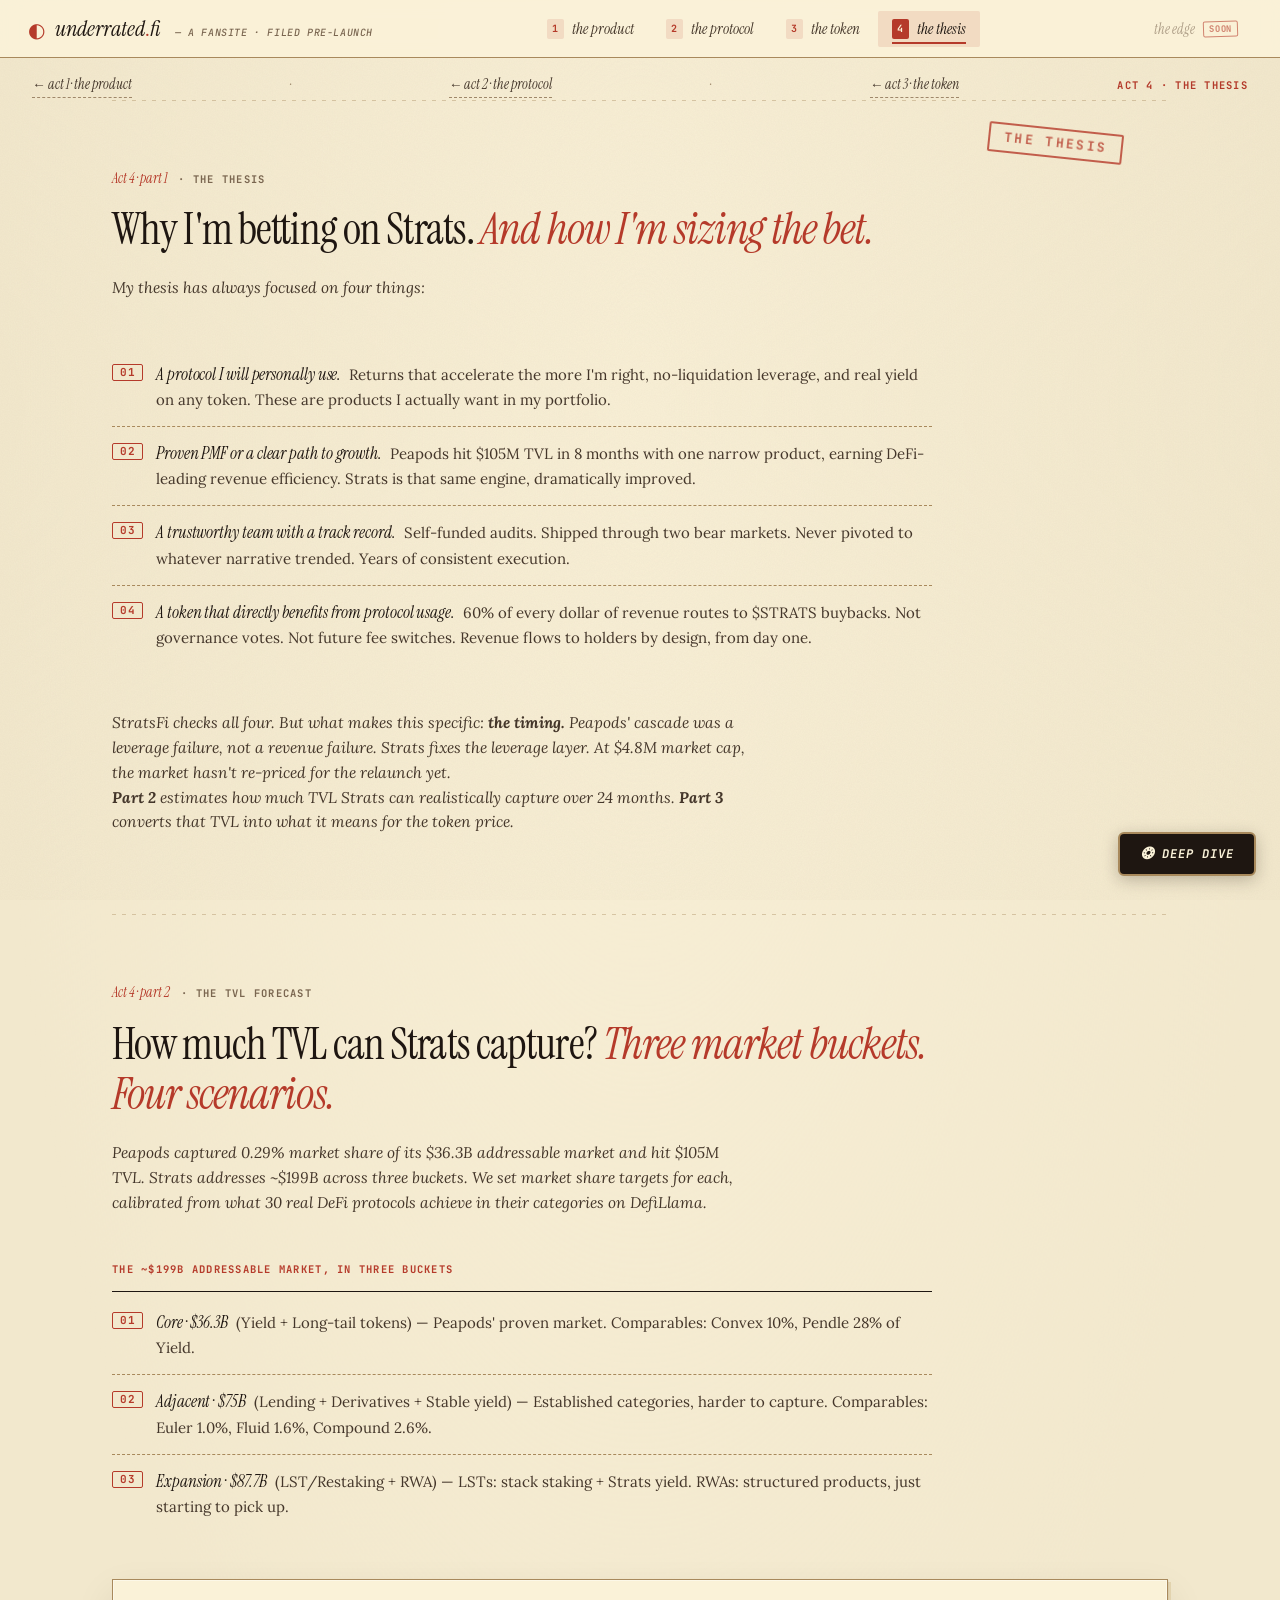
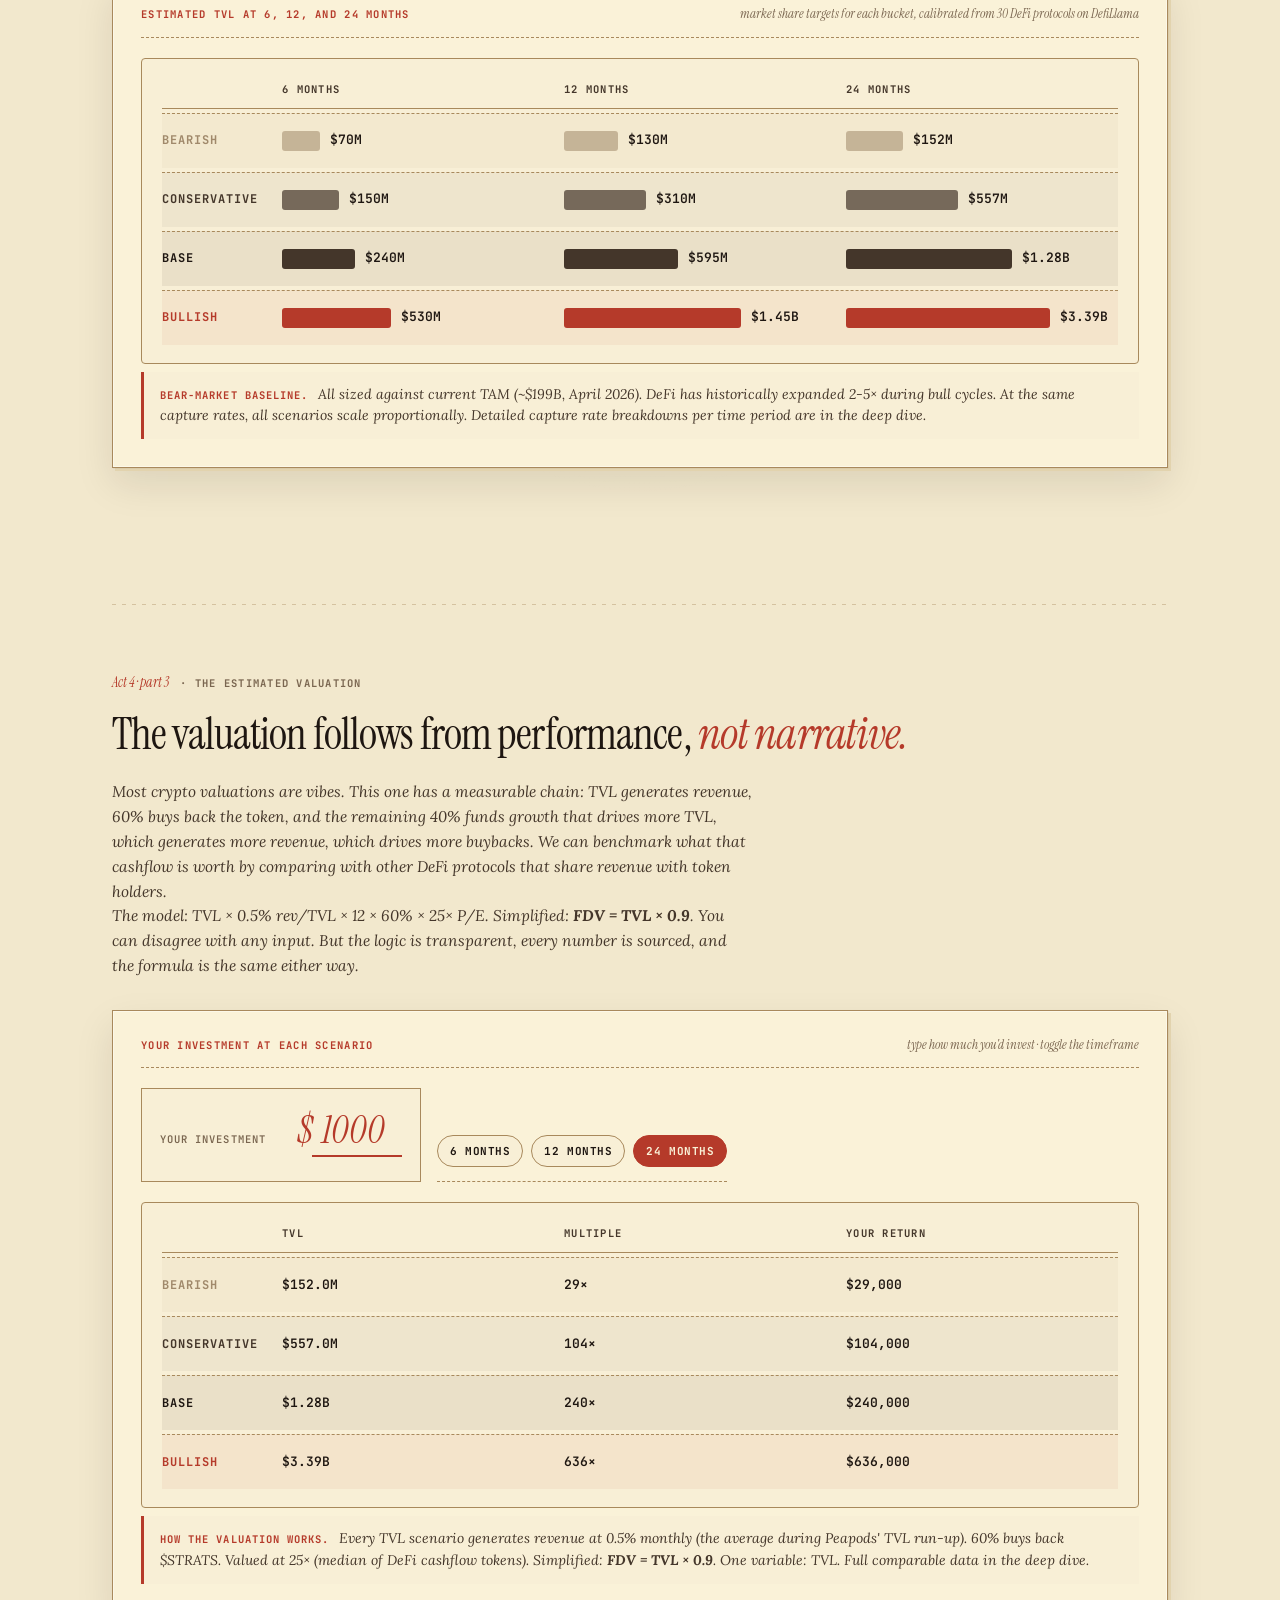
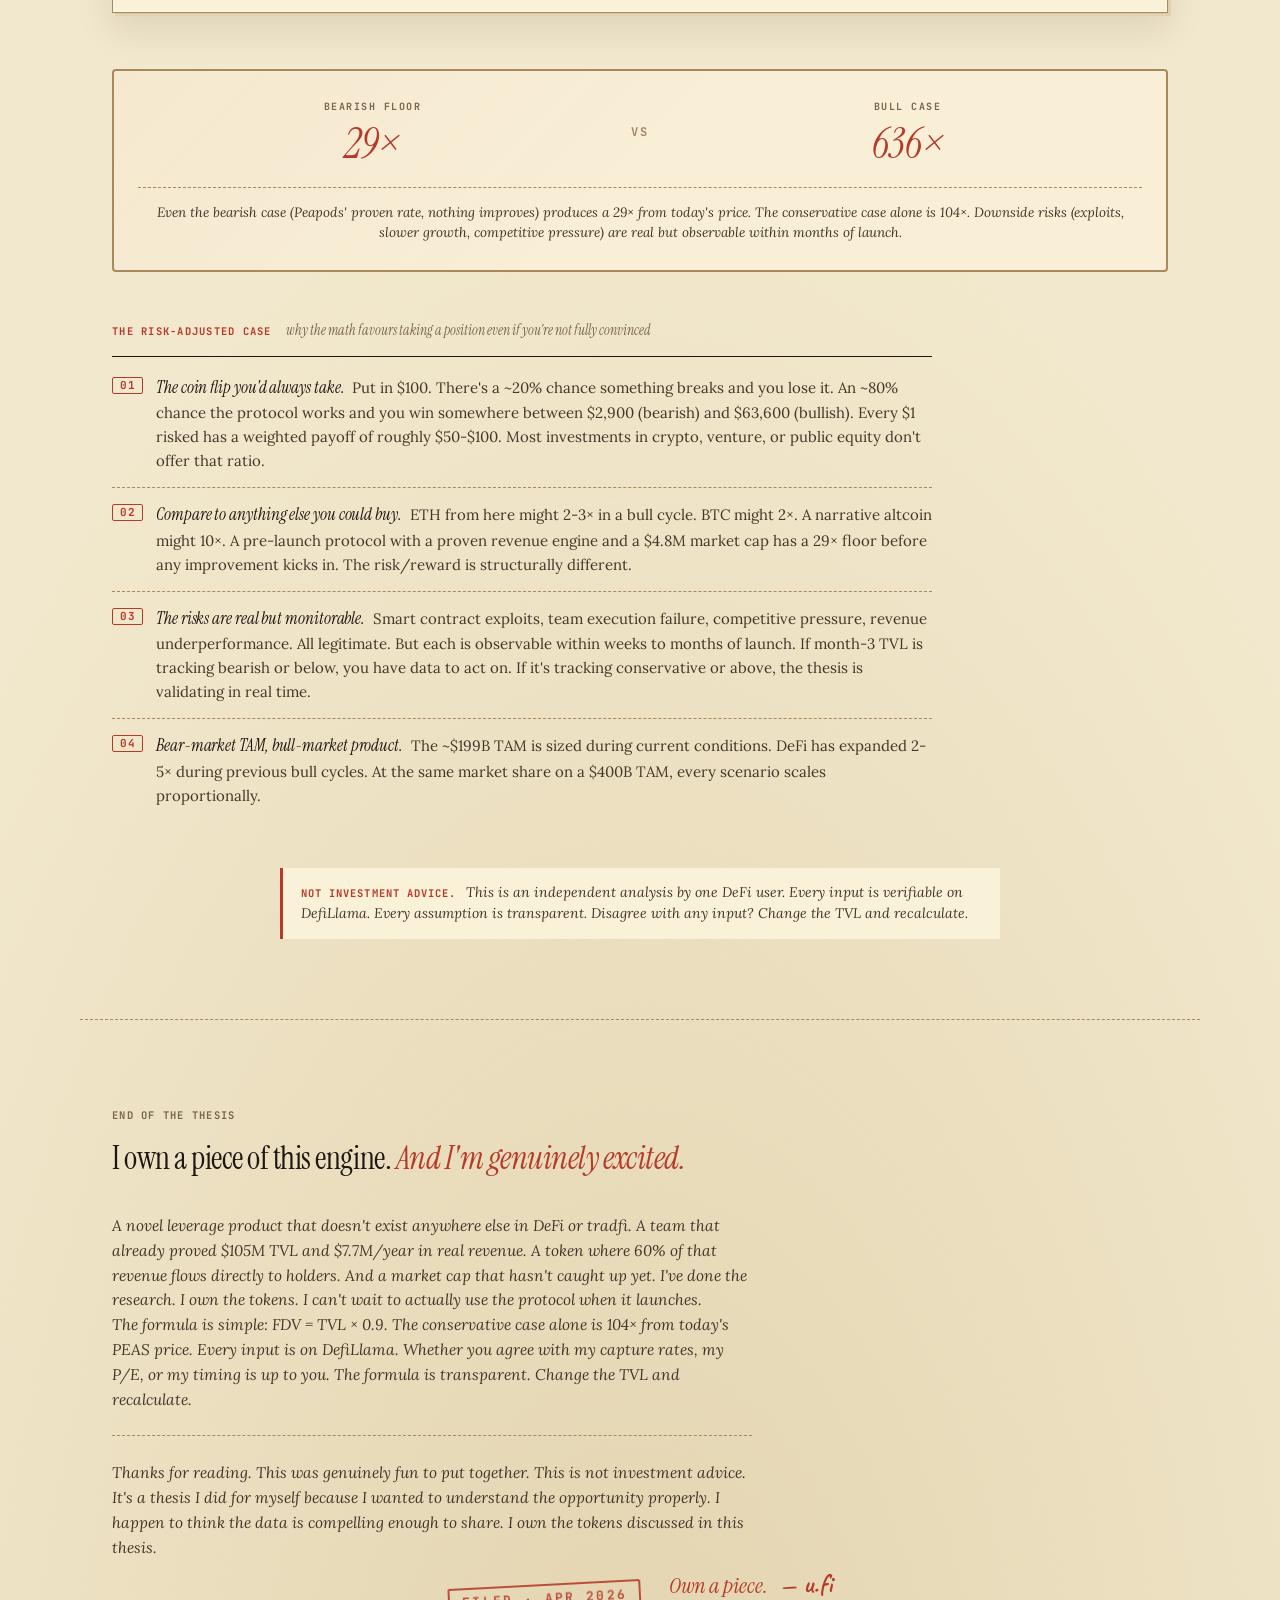
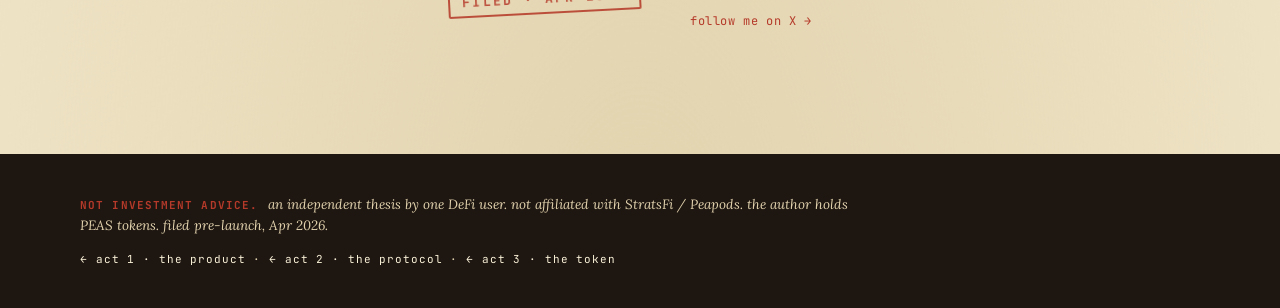
<file: thesis.html>
<!DOCTYPE html>
<html lang="en">
<head>
<meta charset="UTF-8" />
<meta name="viewport" content="width=device-width, initial-scale=1.0" />
<title>underrated.fi · act 4 · the thesis — data-driven valuation</title>
<meta name="description" content="Act 4 of an independent thesis on StratsFi. TVL forecast from capture rates + DCF valuation from DefiLlama-verified P/E comparables = the actual forecast." />
<link rel="preconnect" href="https://fonts.googleapis.com" />
<link rel="preconnect" href="https://fonts.gstatic.com" crossorigin />
<link href="https://fonts.googleapis.com/css2?family=Instrument+Serif:ital@0;1&family=Lora:ital,wght@0,400;0,500;0,600;1,400;1,500&family=Caveat:wght@400;500;600;700&family=JetBrains+Mono:wght@400;500;600;700&display=swap" rel="stylesheet" />
<link rel="stylesheet" href="styles.css" />
</head>
<body data-page="thesis">

<svg width="0" height="0" style="position:absolute" aria-hidden="true">
  <defs>
    <filter id="stamp-rough">
      <feTurbulence type="fractalNoise" baseFrequency="0.55" numOctaves="2" seed="2" />
      <feDisplacementMap in="SourceGraphic" scale="1.3" />
      <feComponentTransfer><feFuncA type="linear" slope="0.88"/></feComponentTransfer>
    </filter>
  </defs>
</svg>

<div class="grain" aria-hidden="true"></div>

<header class="masthead">
  <a href="index.html" class="brand">
    <span class="brand-mark">◐</span>
    <span class="brand-text">underrated<span class="brand-dot">.</span>fi</span>
    <span class="brand-meta">— a fansite · filed pre-launch</span>
  </a>

  <nav class="acts-nav">
    <a href="index.html" class="act-tab"><span class="act-num">1</span>the product</a>
    <a href="protocol.html" class="act-tab"><span class="act-num">2</span>the protocol</a>
    <a href="token.html" class="act-tab"><span class="act-num">3</span>the token</a>
    <a href="thesis.html" class="act-tab act-tab-current"><span class="act-num">4</span>the thesis</a>
  </nav>

  <div class="header-right">
    <button class="edge-btn" type="button" disabled>the edge <span class="soon">soon</span></button>
  </div>
</header>

<div class="rail" aria-hidden="true">
  <div class="rail-fill" id="rail-fill"></div>
</div>

<main id="top">

  <nav class="act-breadcrumb-bar">
    <a href="index.html">← act 1 · the product</a>
    <span class="crumb-sep">·</span>
    <a href="protocol.html">← act 2 · the protocol</a>
    <span class="crumb-sep">·</span>
    <a href="token.html">← act 3 · the token</a>
    <span class="crumb-kicker">act 4 · the thesis</span>
  </nav>

  <!-- ============================================================ -->
  <!-- PART 1 — THE APPROACH                                       -->
  <!-- ============================================================ -->
  <section class="act" id="methodology">
    <div class="act-head">
      <span class="stamp stamp-floating stamp-red stamp-chapter">THE THESIS</span>
      <span class="act-label"><span class="act-roman">Act 4 · part 1</span> · the thesis</span>
      <h2 class="act-title">
        Why I'm betting on Strats. <em>And how I'm sizing the bet.</em>
      </h2>
      <p class="act-deck">
        My thesis has always focused on four things:
      </p>
    </div>

    <div class="key-points">
      <ol class="key-list">
        <li><strong>A protocol I will personally use.</strong> Returns that accelerate the more I'm right, no-liquidation leverage, and real yield on any token. These are products I actually want in my portfolio.</li>
        <li><strong>Proven PMF or a clear path to growth.</strong> Peapods hit $105M TVL in 8 months with one narrow product, earning DeFi-leading revenue efficiency. Strats is that same engine, dramatically improved.</li>
        <li><strong>A trustworthy team with a track record.</strong> Self-funded audits. Shipped through two bear markets. Never pivoted to whatever narrative trended. Years of consistent execution.</li>
        <li><strong>A token that directly benefits from protocol usage.</strong> 60% of every dollar of revenue routes to $STRATS buybacks. Not governance votes. Not future fee switches. Revenue flows to holders by design, from day one.</li>
      </ol>
    </div>

    <p class="act-deck" style="margin-top: 0;">
      StratsFi checks all four. But what makes this specific: <strong>the timing.</strong> Peapods' cascade was a leverage failure, not a revenue failure. Strats fixes the leverage layer. At $4.8M market cap, the market hasn't re-priced for the relaunch yet.
    </p>
    <p class="act-deck" style="margin-top: 0;">
      <strong>Part 2</strong> estimates how much TVL Strats can realistically capture over 24 months. <strong>Part 3</strong> converts that TVL into what it means for the token price.
    </p>
  </section>

  <!-- ============================================================ -->
  <!-- PART 2 — TVL FORECAST                                        -->
  <!-- ============================================================ -->
  <section class="act">
    <div class="act-head">
      <span class="act-label"><span class="act-roman">Act 4 · part 2</span> · the TVL forecast</span>
      <h2 class="act-title">
        How much TVL can Strats capture? <em>Three market buckets. Four scenarios.</em>
      </h2>
      <p class="act-deck">
        Peapods captured 0.29% market share of its $36.3B addressable market and hit $105M TVL. Strats addresses ~$199B across three buckets. We set market share targets for each, calibrated from what 30 real DeFi protocols achieve in their categories on DefiLlama.
      </p>
    </div>

    <div class="key-points">
      <div class="key-points-head">
        <div class="key-points-titles">
          <span class="key-points-label">the ~$199B addressable market, in three buckets</span>
        </div>
      </div>
      <ol class="key-list">
        <li><strong>Core · $36.3B</strong> (Yield + Long-tail tokens) — Peapods' proven market. Comparables: Convex 10%, Pendle 28% of Yield.</li>
        <li><strong>Adjacent · $75B</strong> (Lending + Derivatives + Stable yield) — Established categories, harder to capture. Comparables: Euler 1.0%, Fluid 1.6%, Compound 2.6%.</li>
        <li><strong>Expansion · $87.7B</strong> (LST/Restaking + RWA) — LSTs: stack staking + Strats yield. RWAs: structured products, just starting to pick up.</li>
      </ol>
    </div>

    <div class="tool tool-trajectory">
      <div class="tool-header">
        <span class="tool-label">estimated TVL at 6, 12, and 24 months</span>
        <span class="tool-sub">market share targets for each bucket, calibrated from 30 DeFi protocols on DefiLlama</span>
      </div>
      <div class="trajectory-table">
        <div class="trajectory-row trajectory-3col trajectory-head">
          <span class="trajectory-lbl"></span>
          <span class="trajectory-col">6 months</span>
          <span class="trajectory-col">12 months</span>
          <span class="trajectory-col">24 months</span>
        </div>
        <div class="trajectory-row trajectory-3col trajectory-bearish">
          <span class="trajectory-lbl">bearish</span>
          <div class="trajectory-col"><span class="trajectory-bar" style="width:14%"></span><span class="trajectory-val">$70M</span></div>
          <div class="trajectory-col"><span class="trajectory-bar" style="width:20%"></span><span class="trajectory-val">$130M</span></div>
          <div class="trajectory-col"><span class="trajectory-bar" style="width:21%"></span><span class="trajectory-val">$152M</span></div>
        </div>
        <div class="trajectory-row trajectory-3col trajectory-conservative">
          <span class="trajectory-lbl">conservative</span>
          <div class="trajectory-col"><span class="trajectory-bar" style="width:21%"></span><span class="trajectory-val">$150M</span></div>
          <div class="trajectory-col"><span class="trajectory-bar" style="width:30%"></span><span class="trajectory-val">$310M</span></div>
          <div class="trajectory-col"><span class="trajectory-bar" style="width:41%"></span><span class="trajectory-val">$557M</span></div>
        </div>
        <div class="trajectory-row trajectory-3col trajectory-base">
          <span class="trajectory-lbl">base</span>
          <div class="trajectory-col"><span class="trajectory-bar" style="width:27%"></span><span class="trajectory-val">$240M</span></div>
          <div class="trajectory-col"><span class="trajectory-bar" style="width:42%"></span><span class="trajectory-val">$595M</span></div>
          <div class="trajectory-col"><span class="trajectory-bar" style="width:61%"></span><span class="trajectory-val">$1.28B</span></div>
        </div>
        <div class="trajectory-row trajectory-3col trajectory-bullish">
          <span class="trajectory-lbl">bullish</span>
          <div class="trajectory-col"><span class="trajectory-bar" style="width:40%"></span><span class="trajectory-val">$530M</span></div>
          <div class="trajectory-col"><span class="trajectory-bar" style="width:65%"></span><span class="trajectory-val">$1.45B</span></div>
          <div class="trajectory-col"><span class="trajectory-bar" style="width:100%"></span><span class="trajectory-val">$3.39B</span></div>
        </div>
      </div>
      <div class="scale-note">
        <span class="scale-note-k">bear-market baseline.</span> All sized against current TAM (~$199B, April 2026). DeFi has historically expanded 2-5× during bull cycles. At the same capture rates, all scenarios scale proportionally. Detailed capture rate breakdowns per time period are in the deep dive.
      </div>
    </div>
  </section>

  <!-- ============================================================ -->
  <!-- PART 3 — ESTIMATED VALUATION                                  -->
  <!-- ============================================================ -->
  <section class="act">
    <div class="act-head">
      <span class="act-label"><span class="act-roman">Act 4 · part 3</span> · the estimated valuation</span>
      <h2 class="act-title">
        The valuation follows from performance, <em>not narrative.</em>
      </h2>
      <p class="act-deck">
        Most crypto valuations are vibes. This one has a measurable chain: TVL generates revenue, 60% buys back the token, and the remaining 40% funds growth that drives more TVL, which generates more revenue, which drives more buybacks. We can benchmark what that cashflow is worth by comparing with other DeFi protocols that share revenue with token holders.
      </p>
      <p class="act-deck">
        The model: TVL × 0.5% rev/TVL × 12 × 60% × 25× P/E. Simplified: <strong>FDV = TVL × 0.9</strong>. You can disagree with any input. But the logic is transparent, every number is sourced, and the formula is the same either way.
      </p>
    </div>

    <div class="tool tool-trajectory" id="invest-calc">
      <div class="tool-header">
        <span class="tool-label">your investment at each scenario</span>
        <span class="tool-sub">type how much you'd invest · toggle the timeframe</span>
      </div>

      <div style="display:flex; gap:16px; align-items:flex-end; flex-wrap:wrap; margin-bottom:20px;">
        <div class="scale-slider" style="max-width:280px; flex:1;">
          <div class="scale-slider-head">
            <span class="scale-slider-label">your investment</span>
            <span class="scale-slider-value">$<input type="number" id="invest-amount" value="1000" min="1" max="1000000" style="font-family:var(--display);font-style:italic;font-size:inherit;color:inherit;background:none;border:none;border-bottom:2px solid var(--accent);width:90px;text-align:right;padding:0 2px;font-variant-numeric:tabular-nums;" /></span>
          </div>
        </div>
        <div class="tam-presets" id="invest-timeframe">
          <button class="chip" type="button" data-tf="6">6 months</button>
          <button class="chip" type="button" data-tf="12">12 months</button>
          <button class="chip active" type="button" data-tf="24">24 months</button>
        </div>
      </div>

      <div class="trajectory-table" id="invest-results">
        <div class="trajectory-row trajectory-3col trajectory-head">
          <span class="trajectory-lbl"></span>
          <span class="trajectory-col">TVL</span>
          <span class="trajectory-col">multiple</span>
          <span class="trajectory-col">your return</span>
        </div>
        <div class="trajectory-row trajectory-3col trajectory-bearish" data-scenario="bearish">
          <span class="trajectory-lbl">bearish</span>
          <div class="trajectory-col"><span class="trajectory-val invest-tvl">$152M</span></div>
          <div class="trajectory-col"><span class="trajectory-val invest-mult">29×</span></div>
          <div class="trajectory-col"><span class="trajectory-val invest-return">$29,000</span></div>
        </div>
        <div class="trajectory-row trajectory-3col trajectory-conservative" data-scenario="conservative">
          <span class="trajectory-lbl">conservative</span>
          <div class="trajectory-col"><span class="trajectory-val invest-tvl">$557M</span></div>
          <div class="trajectory-col"><span class="trajectory-val invest-mult">104×</span></div>
          <div class="trajectory-col"><span class="trajectory-val invest-return">$104,000</span></div>
        </div>
        <div class="trajectory-row trajectory-3col trajectory-base" data-scenario="base">
          <span class="trajectory-lbl">base</span>
          <div class="trajectory-col"><span class="trajectory-val invest-tvl">$1.28B</span></div>
          <div class="trajectory-col"><span class="trajectory-val invest-mult">240×</span></div>
          <div class="trajectory-col"><span class="trajectory-val invest-return">$240,000</span></div>
        </div>
        <div class="trajectory-row trajectory-3col trajectory-bullish" data-scenario="bullish">
          <span class="trajectory-lbl">bullish</span>
          <div class="trajectory-col"><span class="trajectory-val invest-tvl">$3.39B</span></div>
          <div class="trajectory-col"><span class="trajectory-val invest-mult">636×</span></div>
          <div class="trajectory-col"><span class="trajectory-val invest-return">$636,000</span></div>
        </div>
      </div>

      <div class="scale-note">
        <span class="scale-note-k">how the valuation works.</span> Every TVL scenario generates revenue at 0.5% monthly (the average during Peapods' TVL run-up). 60% buys back $STRATS. Valued at 25× (median of DeFi cashflow tokens). Simplified: <strong>FDV = TVL × 0.9</strong>. One variable: TVL. Full comparable data in the deep dive.
      </div>
    </div>

    <div class="risk-callout">
      <div class="risk-callout-side">
        <span class="risk-callout-label">bearish floor</span>
        <span class="risk-callout-val"><em>29×</em></span>
      </div>
      <span class="risk-callout-sep">vs</span>
      <div class="risk-callout-side">
        <span class="risk-callout-label">bull case</span>
        <span class="risk-callout-val"><em>636×</em></span>
      </div>
      <p class="risk-callout-note">Even the bearish case (Peapods' proven rate, nothing improves) produces a 29× from today's price. The conservative case alone is 104×. Downside risks (exploits, slower growth, competitive pressure) are real but observable within months of launch.</p>
    </div>

    <div class="key-points">
      <div class="key-points-head">
        <div class="key-points-titles">
          <span class="key-points-label">the risk-adjusted case</span>
          <span class="key-points-sub">why the math favours taking a position even if you're not fully convinced</span>
        </div>
      </div>
      <ol class="key-list">
        <li>
          <strong>The coin flip you'd always take.</strong>
          Put in $100. There's a ~20% chance something breaks and you lose it. An ~80% chance the protocol works and you win somewhere between $2,900 (bearish) and $63,600 (bullish). Every $1 risked has a weighted payoff of roughly $50-$100. Most investments in crypto, venture, or public equity don't offer that ratio.
        </li>
        <li>
          <strong>Compare to anything else you could buy.</strong>
          ETH from here might 2-3× in a bull cycle. BTC might 2×. A narrative altcoin might 10×. A pre-launch protocol with a proven revenue engine and a $4.8M market cap has a 29× floor before any improvement kicks in. The risk/reward is structurally different.
        </li>
        <li>
          <strong>The risks are real but monitorable.</strong>
          Smart contract exploits, team execution failure, competitive pressure, revenue underperformance. All legitimate. But each is observable within weeks to months of launch. If month-3 TVL is tracking bearish or below, you have data to act on. If it's tracking conservative or above, the thesis is validating in real time.
        </li>
        <li>
          <strong>Bear-market TAM, bull-market product.</strong>
          The ~$199B TAM is sized during current conditions. DeFi has expanded 2-5× during previous bull cycles. At the same market share on a $400B TAM, every scenario scales proportionally.
        </li>
      </ol>
    </div>

    <p class="tok-note">
      <span class="tok-note-k">not investment advice.</span> This is an independent analysis by one DeFi user. Every input is verifiable on DefiLlama. Every assumption is transparent. Disagree with any input? Change the TVL and recalculate.
    </p>
  </section>

  <!-- Close -->
  <section class="close" id="close">
    <span class="act-label close-label">end of the thesis</span>
    <h3 class="close-title">
      I own a piece of this engine. <em>And I'm genuinely excited.</em>
    </h3>

    <p class="act-deck">
      A novel leverage product that doesn't exist anywhere else in DeFi or tradfi. A team that already proved $105M TVL and $7.7M/year in real revenue. A token where 60% of that revenue flows directly to holders. And a market cap that hasn't caught up yet. I've done the research. I own the tokens. I can't wait to actually use the protocol when it launches.
    </p>

    <p class="act-deck">
      The formula is simple: FDV = TVL × 0.9. The conservative case alone is 104× from today's PEAS price. Every input is on DefiLlama. Whether you agree with my capture rates, my P/E, or my timing is up to you. The formula is transparent. Change the TVL and recalculate.
    </p>

    <p class="act-deck" style="margin-top: 24px; padding-top: 24px; border-top: 1px dashed var(--paper-edge);">
      Thanks for reading. This was genuinely fun to put together. This is not investment advice. It's a thesis I did for myself because I wanted to understand the opportunity properly. I happen to think the data is compelling enough to share. I own the tokens discussed in this thesis.
    </p>

    <div class="signoff-row">
      <span class="stamp stamp-red stamp-filed">FILED · apr 2026</span>
      <p class="signoff">
        <em>Own a piece.</em> <span class="signoff-hand">— u.fi</span>
        <br><a href="#" style="font-family:var(--mono);font-size:12px;letter-spacing:0.05em;color:var(--accent);margin-top:8px;display:inline-block;">follow me on X →</a>
      </p>
    </div>
  </section>

  <footer class="foot">
    <div class="foot-inner">
      <p class="foot-disclaimer">
        <strong>not investment advice.</strong> an independent thesis by one DeFi user. not affiliated with StratsFi / Peapods. the author holds PEAS tokens. filed pre-launch, Apr 2026.
      </p>
      <p class="foot-links">
        <a href="index.html">← act 1 · the product</a>
        · <a href="protocol.html">← act 2 · the protocol</a>
        · <a href="token.html">← act 3 · the token</a>
      </p>
    </div>
  </footer>

<button class="floating-dive open-drawer" type="button" data-drawer="drawer-act-4" aria-label="Open deep dive">
  <span class="floating-dive-icon">❂</span>
  <span class="floating-dive-label">deep dive</span>
</button>

</main>

<!-- Memo drawer -->
<div class="memo-backdrop" id="drawer-backdrop" hidden></div>
<div class="memo-wrap" id="drawer" aria-hidden="true" role="dialog" aria-modal="true">
  <article class="memo">
    <header class="memo-letterhead">
      <div class="memo-letterhead-row">
        <span class="memo-mark">◐</span>
        <span class="memo-brand">underrated<span class="memo-dot">.</span>fi <span class="memo-sub-brand">— deep dive</span></span>
        <button class="memo-close" id="drawer-close" aria-label="Close memo">×</button>
      </div>
      <div class="memo-meta">
        <div class="memo-meta-row"><span class="memo-meta-lbl">Re</span><span class="memo-meta-val" id="drawer-tag">an enclosure</span></div>
        <div class="memo-meta-row"><span class="memo-meta-lbl">From</span><span class="memo-meta-val">u.fi · anonymous DeFi user</span></div>
        <div class="memo-meta-row"><span class="memo-meta-lbl">Date</span><span class="memo-meta-val">April 2026 · pre-launch</span></div>
        <div class="memo-meta-row"><span class="memo-meta-lbl">File</span><span class="memo-meta-val">No. 04 / 26 · classified</span></div>
      </div>
    </header>
    <div class="memo-body" id="drawer-body"></div>
    <footer class="memo-foot">
      <span class="memo-foot-stamp">end of memo · u.fi</span>
    </footer>
  </article>
</div>

<template id="drawer-act-4">
  <header class="drawer-title-block">
    <span class="drawer-label">Act 4 · full argument</span>
    <h2 class="drawer-title">The forecast methodology, in detail.</h2>
    <p class="drawer-deck">Three market buckets. Capture rates at 6, 12, and 24 months. Every rate calibrated from a real DeFi protocol on DefiLlama. Plus the DCF formula from Act 3. No growth models, no compounding, no black boxes.</p>
  </header>

  <h3>The anchor: what Peapods proved</h3>
  <p>Peapods reached <strong>$105M TVL</strong> at peak (October 2025, DefiLlama dashboard with TVL + Staked view) in 8 months from launch. One product (leveraged LP on volatile tokens), one direction (long only), ~5,400 users. Critically, Peapods was growing at <strong>~43% per month compound</strong> and still accelerating when a liquidation cascade interrupted it. This was not a natural peak or plateau. Extrapolating with normal deceleration, Peapods' trajectory would have produced $200M+ by month 12 and $300M+ by month 24.</p>
  <p>Peapods' addressable market: the Yield category on DefiLlama ($6.3B) plus long-tail token holders ($30B estimated) who had zero yield options before Peapods gave them one. Combined: <strong>$36.3B</strong>.</p>
  <p><strong>Peapods' capture rate: $105M / $36.3B = 0.29%.</strong> This is the proven floor.</p>

  <h3>The calibration: 30 DeFi protocols on DefiLlama</h3>
  <p>Each protocol's capture rate measured against its own DefiLlama category (api.llama.fi, April 16, 2026):</p>
  <table class="drawer-table">
    <thead><tr><th>Protocol</th><th>TVL</th><th>Category</th><th>Capture</th></tr></thead>
    <tbody>
      <tr><td>Ethena</td><td>$5.83B</td><td>Basis Trading ($9.6B)</td><td>60.6%</td></tr>
      <tr><td>Lido</td><td>$22.1B</td><td>Liquid Staking ($44.5B)</td><td>49.6%</td></tr>
      <tr><td>Aave V3</td><td>$25.6B</td><td>Lending ($52.5B)</td><td>48.8%</td></tr>
      <tr><td>Pendle</td><td>$1.77B</td><td>Yield ($6.3B)</td><td>28.2%</td></tr>
      <tr><td>Morpho</td><td>$7.53B</td><td>Lending ($52.5B)</td><td>14.3%</td></tr>
      <tr><td>Convex</td><td>$630M</td><td>Yield ($6.3B)</td><td>10.0%</td></tr>
      <tr><td>GMX V2</td><td>$264M</td><td>Derivatives ($2.5B)</td><td>10.4%</td></tr>
      <tr><td>dYdX V4</td><td>$108M</td><td>Derivatives ($2.5B)</td><td>4.3%</td></tr>
      <tr><td>Compound V3</td><td>$1.38B</td><td>Lending ($52.5B)</td><td>2.6%</td></tr>
      <tr><td>Venus</td><td>$1.21B</td><td>Lending ($52.5B)</td><td>2.3%</td></tr>
      <tr><td>Fluid</td><td>$813M</td><td>Lending ($52.5B)</td><td>1.6%</td></tr>
      <tr><td>Euler V2</td><td>$520M</td><td>Lending ($52.5B)</td><td>1.0%</td></tr>
      <tr><td>Gearbox</td><td>$48M</td><td>Lending ($52.5B)</td><td>0.09%</td></tr>
      <tr><td>Silo V2</td><td>$40M</td><td>Lending ($52.5B)</td><td>0.08%</td></tr>
    </tbody>
  </table>
  <p><strong>Pattern:</strong> successful DeFi protocols capture 1-5% of their category. Category leaders capture 10-50%. Peapods at 0.29% of its market was a niche player with a narrow product. These rates, measured against each protocol's own category, calibrate our scenario capture rates below.</p>

  <h3>The framework: three market buckets</h3>
  <p>Strats' ~$199B TAM (from Act 2) split by competitive strength:</p>
  <table class="drawer-table">
    <thead><tr><th>Bucket</th><th>Segments</th><th>TAM</th><th>Strats' edge</th></tr></thead>
    <tbody>
      <tr><td><strong>Core</strong></td><td>Yield ($6.3B) + Long-tail tokens ($30B)</td><td>$36.3B</td><td>Peapods' proven turf. Strongest competitive advantage.</td></tr>
      <tr><td><strong>Adjacent</strong></td><td>Lending ($52.5B) + Derivatives ($2.5B) + Stable yield ($20B)</td><td>$75B</td><td>Metavaults, bear strategies, USDC+. Established categories, but users have lower risk appetite. Harder to capture from protocols with years of track record.</td></tr>
      <tr><td><strong>Expansion</strong></td><td>LST/Restaking ($66.6B) + RWA ($27.1B)</td><td>$87.7B</td><td>LSTs: stack staking yield + volatility yield + leverage. RWAs: structured products on tokenised assets, only picking up meaningfully in 2025-26.</td></tr>
    </tbody>
  </table>

  <h3>The four scenarios: segment-by-segment capture rates</h3>
  <table class="drawer-table">
    <thead><tr><th>Bucket</th><th>Bearish</th><th>Conservative</th><th>Base</th><th>Bullish</th></tr></thead>
    <tbody>
      <tr><td>Core ($36.3B)</td><td>0.29% = $105M</td><td>1% = $363M</td><td>2% = $726M</td><td>5% = $1.82B</td></tr>
      <tr><td>Adjacent ($75B)</td><td>0.05% = $38M</td><td>0.2% = $150M</td><td>0.5% = $375M</td><td>1.5% = $1.13B</td></tr>
      <tr><td>Expansion ($87.7B)</td><td>0.01% = $9M</td><td>0.05% = $44M</td><td>0.2% = $175M</td><td>0.5% = $439M</td></tr>
      <tr><td><strong>Total TVL</strong></td><td><strong>$152M</strong></td><td><strong>$557M</strong></td><td><strong>$1.28B</strong></td><td><strong>$3.39B</strong></td></tr>
    </tbody>
  </table>

  <h4>Why each rate is defensible</h4>
  <ul>
    <li><strong>Bearish core (0.29%):</strong> Peapods' exact proven rate. Not a model output. What the same engine already achieved with a worse product.</li>
    <li><strong>Conservative core (1%):</strong> Convex captures 10% of Yield. Yearn captures 12%. 1% is the bottom of the range for successful protocols in the Yield category.</li>
    <li><strong>Base adjacent (0.5%):</strong> Between Silo (0.08%) and Euler (1.0%) in Lending. Below Fluid (1.6%). A modest position.</li>
    <li><strong>Bullish core (5%):</strong> Half of Convex (10%). One-fifth of Pendle (28%). Well below category leaders.</li>
    <li><strong>Bullish adjacent (1.5%):</strong> Between Fluid (1.6%) and Compound (2.6%) of Lending. Major tier, not Dominant.</li>
  </ul>

  <h3>Time-phased capture rates</h3>
  <p>Most DeFi forecasts pick a growth rate and compound it forward. That's guesswork. We do something simpler: set capture rates for each market bucket at three time points (6, 12, and 24 months), and sum. Each rate maps to a real protocol in that DefiLlama category. No growth models, no compounding.</p>
  <p>Capture rates increase over time as Strats proves product-market fit and activates new segments. The bearish case stays in the core market only. The bullish case has all three buckets contributing increasing amounts. The rate at each time point reflects how much of each market Strats has penetrated by then.</p>

  <h4>6-month capture rates</h4>
  <table class="drawer-table">
    <thead><tr><th>Bucket</th><th>Bearish</th><th>Conservative</th><th>Base</th><th>Bullish</th></tr></thead>
    <tbody>
      <tr><td>Core ($36.3B)</td><td>0.15%</td><td>0.3%</td><td>0.5%</td><td>1%</td></tr>
      <tr><td>Adjacent ($75B)</td><td>0.02%</td><td>0.05%</td><td>0.08%</td><td>0.2%</td></tr>
      <tr><td>Expansion ($87.7B)</td><td>~0%</td><td>~0%</td><td>~0%</td><td>0.02%</td></tr>
      <tr><td><strong>6mo TVL</strong></td><td><strong>$70M</strong></td><td><strong>$150M</strong></td><td><strong>$240M</strong></td><td><strong>$530M</strong></td></tr>
    </tbody>
  </table>

  <h4>12-month capture rates</h4>
  <table class="drawer-table">
    <thead><tr><th>Bucket</th><th>Bearish</th><th>Conservative</th><th>Base</th><th>Bullish</th></tr></thead>
    <tbody>
      <tr><td>Core ($36.3B)</td><td>0.29%</td><td>0.6%</td><td>1%</td><td>2.5%</td></tr>
      <tr><td>Adjacent ($75B)</td><td>0.03%</td><td>0.1%</td><td>0.25%</td><td>0.6%</td></tr>
      <tr><td>Expansion ($87.7B)</td><td>~0%</td><td>0.02%</td><td>0.05%</td><td>0.1%</td></tr>
      <tr><td><strong>12mo TVL</strong></td><td><strong>$130M</strong></td><td><strong>$310M</strong></td><td><strong>$595M</strong></td><td><strong>$1.45B</strong></td></tr>
    </tbody>
  </table>

  <h4>24-month capture rates (mature scenario)</h4>
  <table class="drawer-table">
    <thead><tr><th>Bucket</th><th>Bearish</th><th>Conservative</th><th>Base</th><th>Bullish</th></tr></thead>
    <tbody>
      <tr><td>Core ($36.3B)</td><td>0.29%</td><td>1%</td><td>2%</td><td>5%</td></tr>
      <tr><td>Adjacent ($75B)</td><td>0.05%</td><td>0.2%</td><td>0.5%</td><td>1.5%</td></tr>
      <tr><td>Expansion ($87.7B)</td><td>0.01%</td><td>0.05%</td><td>0.2%</td><td>0.5%</td></tr>
      <tr><td><strong>24mo TVL</strong></td><td><strong>$152M</strong></td><td><strong>$557M</strong></td><td><strong>$1.28B</strong></td><td><strong>$3.39B</strong></td></tr>
    </tbody>
  </table>

  <h3>TVL summary</h3>
  <table class="drawer-table">
    <thead><tr><th>Scenario</th><th>6 months</th><th>12 months</th><th>24 months</th></tr></thead>
    <tbody>
      <tr><td><strong>Bearish</strong></td><td>$70M</td><td>$130M</td><td>$152M</td></tr>
      <tr><td><strong>Conservative</strong></td><td>$150M</td><td>$310M</td><td>$557M</td></tr>
      <tr><td><strong>Base</strong></td><td>$240M</td><td>$595M</td><td>$1.28B</td></tr>
      <tr><td><strong>Bullish</strong></td><td>$530M</td><td>$1.45B</td><td>$3.39B</td></tr>
    </tbody>
  </table>

  <h3>Market cycle note</h3>
  <p>All scenarios are sized against current bear-market TAM (~$199B, April 2026). DeFi TVL has historically expanded 2-5× during bull cycles ($20B to $180B in 2020-21, $40B to $100B+ in 2023-24). If DeFi enters a bull cycle within 24 months, the underlying TAM could grow to $300-500B. At the same capture rates, all scenarios scale proportionally. This forecast uses today's verifiable numbers and does not bake in cycle assumptions.</p>

  <h3>TVL to valuation (DCF + comparable P/E)</h3>
  <p>The valuation formula: <strong>TVL × 0.5% × 12 × 60% × 25 = FDV</strong>. Simplified: <strong>FDV = TVL × 0.9</strong>. Revenue efficiency (0.5%) is the average during Peapods' TVL run-up. P/E (25×) is the median of DeFi cashflow tokens. One variable: TVL.</p>
  <table class="drawer-table">
    <thead><tr><th>Input</th><th>Value</th><th>Source</th></tr></thead>
    <tbody>
      <tr><td>Rev/TVL (monthly)</td><td>0.50%</td><td>Average during Peapods' TVL run-up (range: 0.30-0.75%)</td></tr>
      <tr><td>P/E multiple</td><td>25×</td><td>Median of DeFi cashflow tokens (see below)</td></tr>
      <tr><td>Buyback share</td><td>60%</td><td>Protocol design (Act 3)</td></tr>
      <tr><td><strong>Simplified</strong></td><td><strong>FDV = TVL × 0.9</strong></td><td>One variable: TVL</td></tr>
    </tbody>
  </table>

  <h4>Why 25× P/E? (DeFi cashflow tokens, DefiLlama April 2026)</h4>
  <table class="drawer-table">
    <thead><tr><th>Protocol</th><th>P/E (FDV)</th><th>Cashflow mechanism</th></tr></thead>
    <tbody>
      <tr><td>GMX</td><td>7.6×</td><td>30% fees → stakers as ETH/AVAX</td></tr>
      <tr><td>Sky (MakerDAO)</td><td>10.3×</td><td>Smart Burn Engine → buyback + burn</td></tr>
      <tr><td>Maple</td><td>15.9×</td><td>SYRUP staking earns protocol fees</td></tr>
      <tr><td>Aave</td><td>23.5×</td><td>Reserve factor + AAVE buyback program</td></tr>
      <tr><td><strong>→ Median</strong></td><td><strong>~25×</strong></td><td><strong>Used in our model</strong></td></tr>
      <tr><td>Jupiter</td><td>30.5×</td><td>Active Staking Rewards to JUP stakers</td></tr>
      <tr><td>dYdX V4</td><td>32.8×</td><td>Trading fees → DYDX stakers in USDC</td></tr>
      <tr><td>Pendle</td><td>43.7×</td><td>Yield fees → vePENDLE lockers</td></tr>
      <tr><td>Hyperliquid</td><td>67.1×</td><td>Buyback + burn from assistance fund</td></tr>
    </tbody>
  </table>
  <p>We use a flat 25× for all scenarios. This sits between Aave (23.5×) and Jupiter (30.5×), right at the median of DeFi protocols that actually share revenue with token holders. Strats' 60% buyback is among the highest revenue-share rates in DeFi, comparable to GMX's 30% and stronger than most.</p>

  <h3>The valuation grid</h3>
  <table class="drawer-table">
    <thead><tr><th>Scenario</th><th>6 months FDV</th><th>12 months FDV</th><th>24 months FDV</th></tr></thead>
    <tbody>
      <tr><td><strong>Bearish</strong></td><td>$63M</td><td>$117M</td><td>$137M</td></tr>
      <tr><td><strong>Conservative</strong></td><td>$135M</td><td>$279M</td><td>$501M</td></tr>
      <tr><td><strong>Base</strong></td><td>$216M</td><td>$536M</td><td>$1.15B</td></tr>
      <tr><td><strong>Bullish</strong></td><td>$477M</td><td>$1.31B</td><td>$3.05B</td></tr>
    </tbody>
  </table>

  <h3>The risk-adjusted case</h3>
  <p>Even the bearish case (Peapods' proven rate, nothing improves) produces a 29× from today's PEAS price. The conservative case is 104×. At 24 months, every scenario above bearish exceeds 100×. The floor isn't zero. It's what the same team already proved with a worse product.</p>
  <p>Compare: ETH might 2-3× in a bull cycle. BTC might 2×. A narrative altcoin might 10×. A pre-launch protocol with a proven revenue engine has a 29× floor. The risk/reward is structurally different from almost anything else at this price level.</p>

  <h3>What would break the thesis</h3>
  <ul>
    <li><strong>Smart contract exploit.</strong> TVL goes to near-zero. Catastrophic tail risk inherent to all DeFi.</li>
    <li><strong>Sustained yield underperformance.</strong> If Strats APY consistently falls below lending alternatives (3-5%), no reason for capital to migrate.</li>
    <li><strong>Competitive product launch.</strong> A major protocol ships an identical product with better distribution.</li>
    <li><strong>Team execution failure.</strong> Pod expansion stalls. Bugs go unfixed. Community loses confidence.</li>
  </ul>
  <p>Each risk is monitorable within weeks of launch. If month-3 TVL is tracking bearish or below, you have data to act on.</p>

  <h3>Data sources</h3>
  <ul>
    <li>30-protocol capture rate data: DefiLlama API (api.llama.fi), April 16, 2026</li>
    <li>Category TVLs: DefiLlama /protocols endpoint, summed by category</li>
    <li>Peapods historical: DefiLlama /protocol/peapods-finance + dashboard (TVL + Staked view)</li>
    <li>TAM segments (~$199B): 4 of 6 are DefiLlama category TVLs; 2 use broader estimates (see Act 2 memo)</li>
    <li>P/E ranges: DefiLlama fees/revenue data for 16 DeFi cashflow protocols (GMX, Sky, Aave, Jupiter, dYdX, Pendle, Hyperliquid, etc.)</li>
  </ul>

  <p class="drawer-pull">The thesis: Peapods captured 0.29% of a $36.3B market and hit $105M TVL. Strats addresses ~$199B across three buckets with a better product. The valuation is simple: FDV = TVL × 0.9 (0.5% rev/TVL × 12 × 60% buyback × 25× P/E). At current PEAS prices, the range is 29× (bearish) to 636× (bullish) over 24 months. The conservative case alone is 104×. Every input is on DefiLlama. One variable: TVL.</p>
</template>

<script src="script.js"></script>
</body>
</html>
</file>
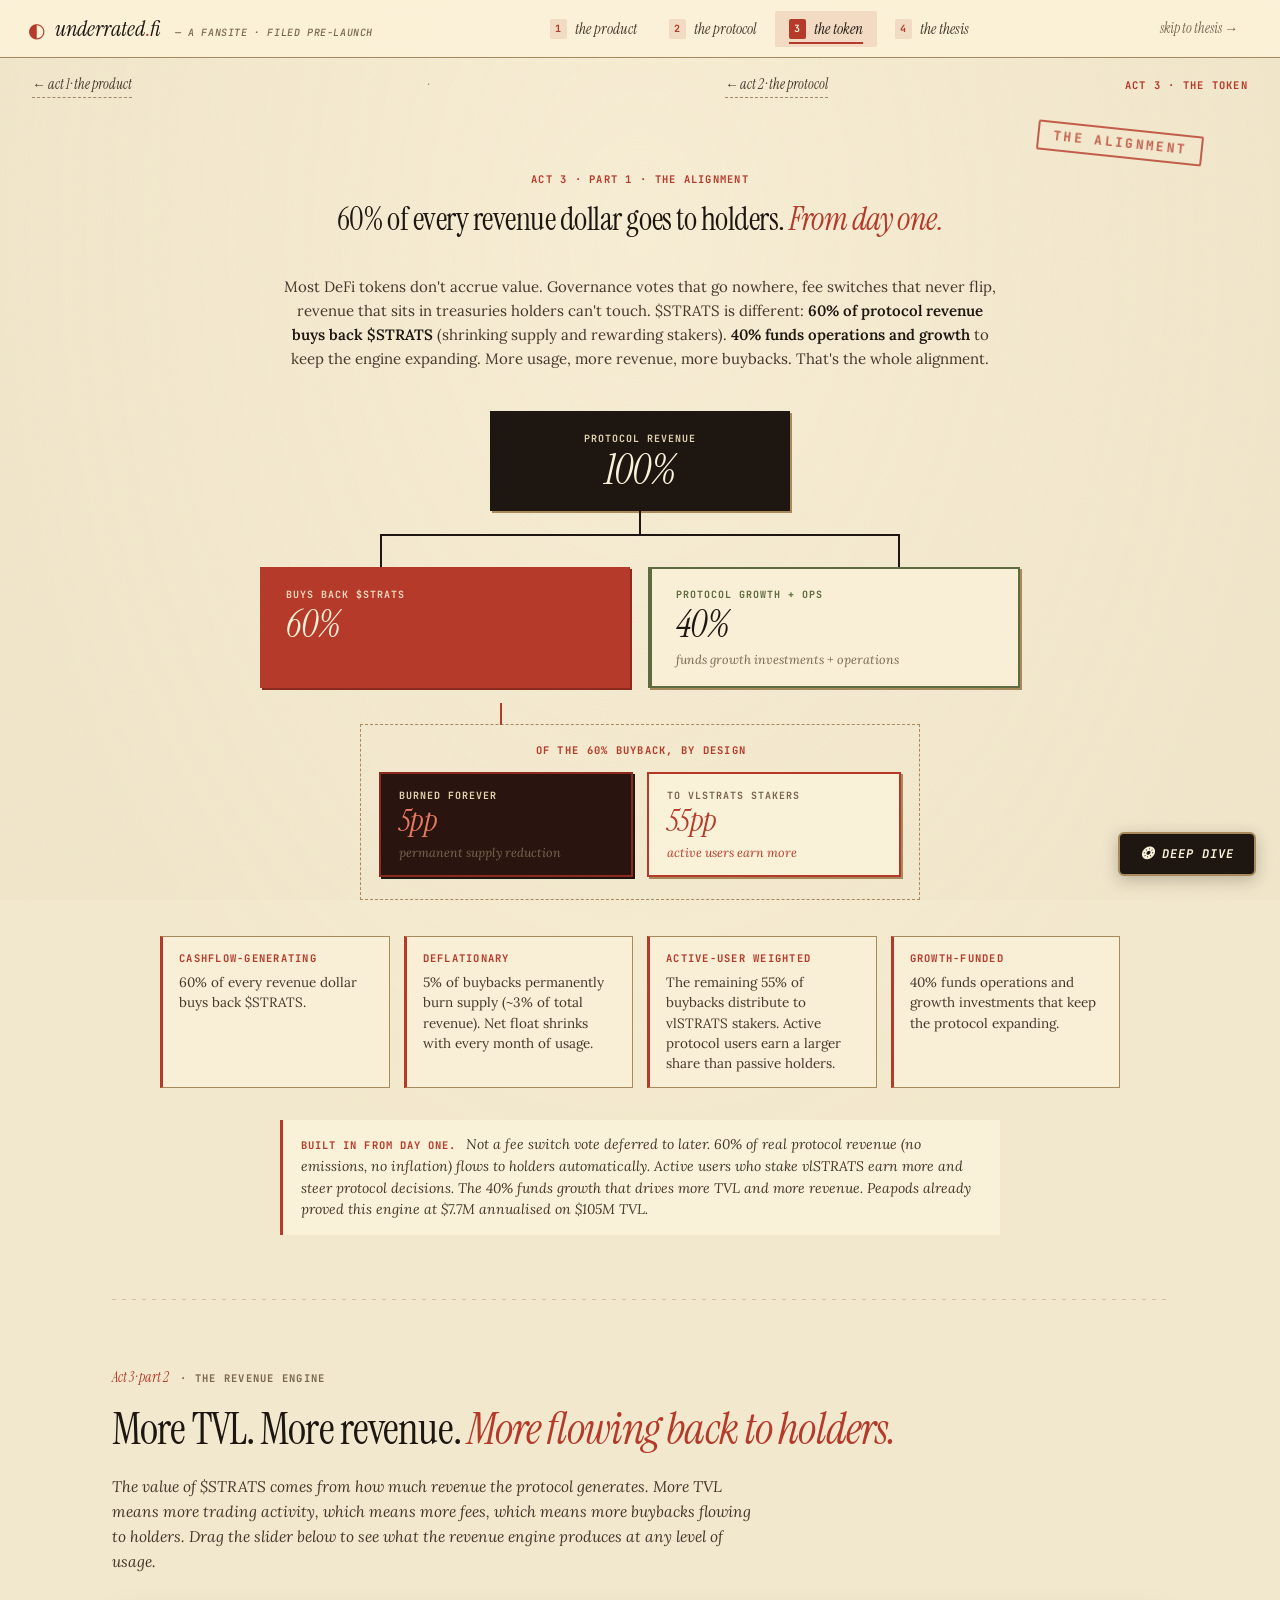
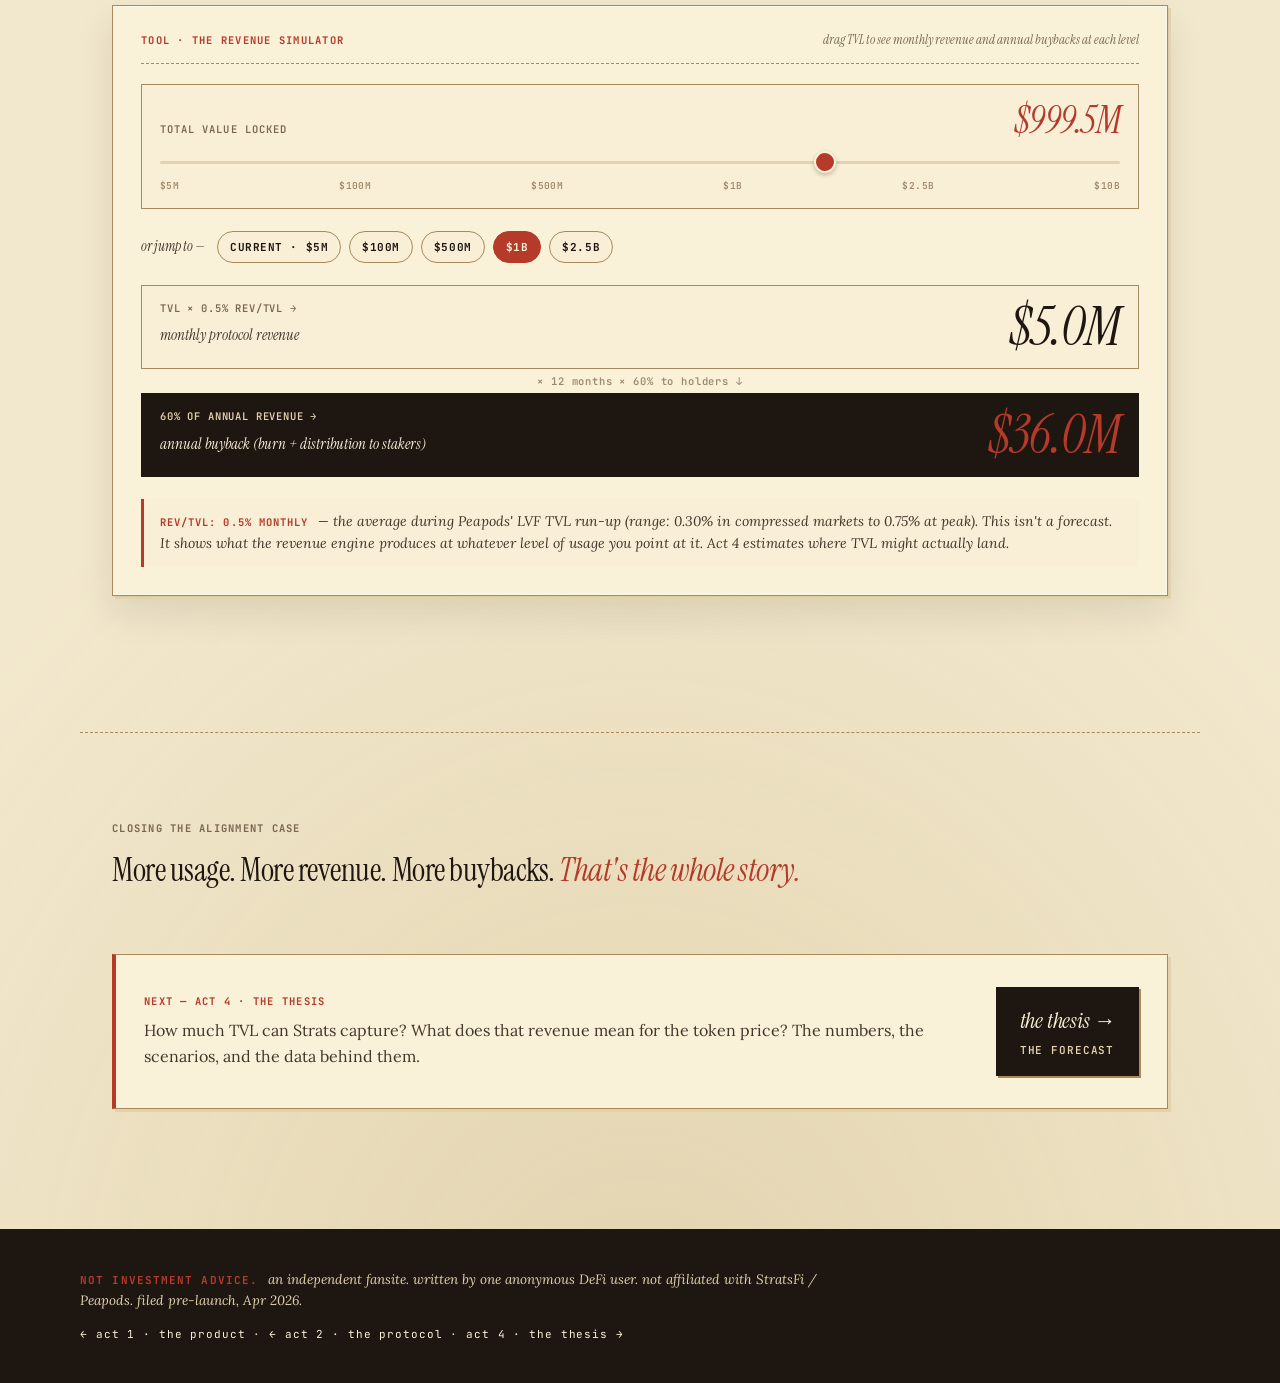
<file: token.html>
<!DOCTYPE html>
<html lang="en">
<head>
<meta charset="UTF-8" />
<meta name="viewport" content="width=device-width, initial-scale=1.0" />
<title>underrated.fi · act 3 · the token — why $STRATS is worth owning</title>
<meta name="description" content="Act 3 of an independent thesis on StratsFi. $STRATS is designed to direct 60% of every dollar of protocol revenue back to holders, with the remaining 40% reinvested into growth." />
<link rel="preconnect" href="https://fonts.googleapis.com" />
<link rel="preconnect" href="https://fonts.gstatic.com" crossorigin />
<link href="https://fonts.googleapis.com/css2?family=Instrument+Serif:ital@0;1&family=Lora:ital,wght@0,400;0,500;0,600;1,400;1,500&family=Caveat:wght@400;500;600;700&family=JetBrains+Mono:wght@400;500;600;700&display=swap" rel="stylesheet" />
<link rel="stylesheet" href="styles.css" />
</head>
<body data-page="token">

<svg width="0" height="0" style="position:absolute" aria-hidden="true">
  <defs>
    <filter id="stamp-rough">
      <feTurbulence type="fractalNoise" baseFrequency="0.55" numOctaves="2" seed="2" />
      <feDisplacementMap in="SourceGraphic" scale="1.3" />
      <feComponentTransfer><feFuncA type="linear" slope="0.88"/></feComponentTransfer>
    </filter>
  </defs>
</svg>

<div class="grain" aria-hidden="true"></div>

<header class="masthead">
  <a href="index.html" class="brand">
    <span class="brand-mark">◐</span>
    <span class="brand-text">underrated<span class="brand-dot">.</span>fi</span>
    <span class="brand-meta">— a fansite · filed pre-launch</span>
  </a>

  <nav class="acts-nav">
    <a href="index.html" class="act-tab"><span class="act-num">1</span>the product</a>
    <a href="protocol.html" class="act-tab"><span class="act-num">2</span>the protocol</a>
    <a href="token.html" class="act-tab act-tab-current"><span class="act-num">3</span>the token</a>
    <a href="thesis.html" class="act-tab"><span class="act-num">4</span>the thesis</a>
  </nav>

  <div class="header-right">
    <a href="thesis.html" class="edge-btn" style="opacity:1;cursor:pointer;">skip to thesis →</a>
  </div>
</header>

<div class="rail" aria-hidden="true">
  <div class="rail-fill" id="rail-fill"></div>
</div>

<main id="top">

  <nav class="act-breadcrumb-bar">
    <a href="index.html">← act 1 · the product</a>
    <span class="crumb-sep">·</span>
    <a href="protocol.html">← act 2 · the protocol</a>
    <span class="crumb-kicker">act 3 · the token</span>
  </nav>

  <section class="tokenomics" id="tokenomics">
    <span class="stamp stamp-floating stamp-red stamp-chapter">THE ALIGNMENT</span>
    <div class="receipt-tag">Act 3 · part 1 · the alignment</div>
    <h3 class="receipt-title">
      60% of every revenue dollar goes to holders. <em>From day one.</em>
    </h3>

    <p class="tok-intro">
      Most DeFi tokens don't accrue value. Governance votes that go nowhere, fee switches that never flip, revenue that sits in treasuries holders can't touch. $STRATS is different: <strong>60% of protocol revenue buys back $STRATS</strong> (shrinking supply and rewarding stakers). <strong>40% funds operations and growth</strong> to keep the engine expanding. More usage, more revenue, more buybacks. That's the whole alignment.
    </p>

    <div class="tok-flow">
      <div class="tok-flow-node tok-flow-source">
        <span class="tok-flow-lbl">protocol revenue</span>
        <span class="tok-flow-val">100%</span>
      </div>
      <div class="tok-flow-connector tok-flow-connector-top" aria-hidden="true"></div>
      <div class="tok-flow-split">
        <div class="tok-flow-node tok-flow-buyback">
          <span class="tok-flow-lbl">buys back $STRATS</span>
          <span class="tok-flow-val">60%</span>
        </div>
        <div class="tok-flow-node tok-flow-other">
          <span class="tok-flow-lbl">protocol growth + ops</span>
          <span class="tok-flow-val">40%</span>
          <span class="tok-flow-sub">funds growth investments + operations</span>
        </div>
      </div>

      <div class="tok-subsplit-frame">
        <span class="tok-subsplit-title">of the 60% buyback, by design</span>
        <div class="tok-flow-split tok-flow-subsplit">
          <div class="tok-flow-node tok-flow-burn">
            <span class="tok-flow-lbl">burned forever</span>
            <span class="tok-flow-val">5pp</span>
            <span class="tok-flow-sub">permanent supply reduction</span>
          </div>
          <div class="tok-flow-node tok-flow-stake">
            <span class="tok-flow-lbl">to vlSTRATS stakers</span>
            <span class="tok-flow-val">55pp</span>
            <span class="tok-flow-sub"><em>active users earn more</em></span>
          </div>
        </div>
      </div>
    </div>

    <div class="tok-props">
      <div class="tok-prop">
        <span class="tok-prop-lbl">cashflow-generating</span>
        <p>60% of every revenue dollar buys back $STRATS.</p>
      </div>
      <div class="tok-prop">
        <span class="tok-prop-lbl">deflationary</span>
        <p>5% of buybacks permanently burn supply (~3% of total revenue). Net float shrinks with every month of usage.</p>
      </div>
      <div class="tok-prop">
        <span class="tok-prop-lbl">active-user weighted</span>
        <p>The remaining 55% of buybacks distribute to vlSTRATS stakers. Active protocol users earn a larger share than passive holders.</p>
      </div>
      <div class="tok-prop">
        <span class="tok-prop-lbl">growth-funded</span>
        <p>40% funds operations and growth investments that keep the protocol expanding.</p>
      </div>
    </div>

    <p class="tok-note">
      <span class="tok-note-k">built in from day one.</span>
      Not a fee switch vote deferred to later. 60% of real protocol revenue (no emissions, no inflation) flows to holders automatically. Active users who stake vlSTRATS earn more and steer protocol decisions. The 40% funds growth that drives more TVL and more revenue. Peapods already proved this engine at $7.7M annualised on $105M TVL.
    </p>
  </section>

  <section class="act">
    <div class="act-head">
      <span class="act-label"><span class="act-roman">Act 3 · part 2</span> · the revenue engine</span>
      <h2 class="act-title">
        More TVL. More revenue. <em>More flowing back to holders.</em>
      </h2>
      <p class="act-deck">
        The value of $STRATS comes from how much revenue the protocol generates. More TVL means more trading activity, which means more fees, which means more buybacks flowing to holders. Drag the slider below to see what the revenue engine produces at any level of usage.
      </p>
    </div>

    <div class="tool tool-scale">
      <div class="tool-header">
        <span class="tool-label">Tool · the revenue simulator</span>
        <span class="tool-sub">drag TVL to see monthly revenue and annual buybacks at each level</span>
      </div>

      <div class="scale">
        <div class="scale-slider">
          <div class="scale-slider-head">
            <span class="scale-slider-label">total value locked</span>
            <span class="scale-slider-value" id="scale-tvl-val">$1.0B</span>
          </div>
          <input type="range" id="scale-tvl" min="0" max="1" step="0.001" value="0.7" />
          <div class="scale-slider-ticks">
            <span>$5M</span><span>$100M</span><span>$500M</span><span>$1B</span><span>$2.5B</span><span>$10B</span>
          </div>
        </div>

        <div class="scale-presets">
          <span class="chips-label">or jump to —</span>
          <button class="chip" type="button" data-tvl="5000000">current · $5M</button>
          <button class="chip" type="button" data-tvl="100000000">$100M</button>
          <button class="chip" type="button" data-tvl="500000000">$500M</button>
          <button class="chip" type="button" data-tvl="1000000000">$1B</button>
          <button class="chip" type="button" data-tvl="2500000000">$2.5B</button>
        </div>

        <div class="scale-readout">
          <div class="metric">
            <span class="metric-flow">TVL × 0.5% rev/TVL →</span>
            <span class="metric-label">monthly protocol revenue</span>
            <span class="metric-value" id="scale-monthly">$6.00M</span>
          </div>
          <div class="metric-arrow">× 12 months × 60% to holders ↓</div>
          <div class="metric metric-final">
            <span class="metric-flow">60% of annual revenue →</span>
            <span class="metric-label">annual buyback (burn + distribution to stakers)</span>
            <span class="metric-value" id="scale-holders">$43.2M</span>
          </div>
        </div>

        <div class="scale-note">
          <span class="scale-note-k">rev/TVL: 0.5% monthly</span> — the average during Peapods' LVF TVL run-up (range: 0.30% in compressed markets to 0.75% at peak). This isn't a forecast. It shows what the revenue engine produces at whatever level of usage you point at it. Act 4 estimates where TVL might actually land.
        </div>
      </div>
    </div>

  </section>

  <section class="close" id="close">
    <span class="act-label close-label">closing the alignment case</span>
    <h3 class="close-title">
      More usage. More revenue. More buybacks. <em>That's the whole story.</em>
    </h3>

    <div class="next-act">
      <div class="next-act-text">
        <span class="next-act-label">next — act 4 · the thesis</span>
        <p>
          How much TVL can Strats capture? What does that revenue mean for the token price? The numbers, the scenarios, and the data behind them.
        </p>
      </div>
      <a href="thesis.html" class="next-act-cta">
        <span>the thesis →</span>
        <span class="next-act-sub">the forecast</span>
      </a>
    </div>
  </section>

  <footer class="foot">
    <div class="foot-inner">
      <p class="foot-disclaimer">
        <strong>not investment advice.</strong> an independent fansite. written by one anonymous DeFi user. not affiliated with StratsFi / Peapods. filed pre-launch, Apr 2026.
      </p>
      <p class="foot-links">
        <a href="index.html">← act 1 · the product</a>
        · <a href="protocol.html">← act 2 · the protocol</a>
        · <a href="thesis.html">act 4 · the thesis →</a>
      </p>
    </div>
  </footer>

<button class="floating-dive open-drawer" type="button" data-drawer="drawer-act-3" aria-label="Open deep dive">
  <span class="floating-dive-icon">❂</span>
  <span class="floating-dive-label">deep dive</span>
</button>

</main>

<div class="memo-backdrop" id="drawer-backdrop" hidden></div>
<div class="memo-wrap" id="drawer" aria-hidden="true" role="dialog" aria-modal="true">
  <article class="memo">
    <header class="memo-letterhead">
      <div class="memo-letterhead-row">
        <span class="memo-mark">◐</span>
        <span class="memo-brand">underrated<span class="memo-dot">.</span>fi <span class="memo-sub-brand">— deep dive</span></span>
        <button class="memo-close" id="drawer-close" aria-label="Close memo">×</button>
      </div>
      <div class="memo-meta">
        <div class="memo-meta-row"><span class="memo-meta-lbl">Re</span><span class="memo-meta-val" id="drawer-tag">an enclosure</span></div>
        <div class="memo-meta-row"><span class="memo-meta-lbl">From</span><span class="memo-meta-val">u.fi · anonymous DeFi user</span></div>
        <div class="memo-meta-row"><span class="memo-meta-lbl">Date</span><span class="memo-meta-val">April 2026 · pre-launch</span></div>
        <div class="memo-meta-row"><span class="memo-meta-lbl">File</span><span class="memo-meta-val">No. 04 / 26 · classified</span></div>
      </div>
    </header>
    <div class="memo-body" id="drawer-body"></div>
    <footer class="memo-foot">
      <span class="memo-foot-stamp">end of memo · u.fi</span>
    </footer>
  </article>
</div>

<template id="drawer-act-3">
  <header class="drawer-title-block">
    <span class="drawer-label">Act 3 · full argument</span>
    <h2 class="drawer-title">How $STRATS accrues value, in detail.</h2>
    <p class="drawer-deck">How the tokenomics direct revenue back to holders, why the 60% figure matters specifically, why the remaining 40% isn't dead capital, the three revenue sources, and the full fee schedule. Valuation forecasting is in Act 4.</p>
  </header>

  <h3>How the flywheel is designed</h3>
  <blockquote>
    <strong>100% of protocol revenue splits 60% / 40%.</strong><br/>
    60% buys back $STRATS: 5pp burned permanently, 55pp distributed to vlSTRATS stakers (with active-user weighting).<br/>
    40% funds operations and growth investments: product development, integrations, new pods, audits, infrastructure.
  </blockquote>
  <p>This routing isn't a fee-switch vote deferred to some future governance cycle. It's a core part of how the tokenomics are designed from the start. Every dollar of fee revenue is directed through this split by design, not by a discretionary decision made later.</p>
  <p>The 40% allocation matters alongside the 60%. It isn't dead capital sitting in a treasury: it funds the product work, integrations, and pod expansion that drive TVL higher, which drives more revenue, which drives more buybacks. The two halves of the split feed each other.</p>

  <h3>The revenue is real, not emissions</h3>
  <p>Every dollar of protocol revenue is <strong>real fee income from actual protocol use</strong>. The yellow paper derives three organic yield streams that strategy positions earn from:</p>
  <ol>
    <li><strong>Dual-sided lending interest.</strong> Users supplying ETH and USDC earn interest as leveraged strategy positions borrow against them. Self-lending reduces net cost of leverage to ~1/3 of gross.</li>
    <li><strong>AMM trading fees.</strong> The strETH/strUSDC pool collects fees from every price-realigning trade. Higher market volatility means more arbitrage, which means more fees.</li>
    <li><strong>Wrap/unwrap arbitrage flow.</strong> Every deposit and withdrawal shifts pool supply/demand, generating additional trading activity.</li>
  </ol>
  <p><strong>The protocol captures its share through two channels:</strong></p>
  <p><em>Direct fees on user actions:</em></p>
  <ul>
    <li><strong>1% entry</strong> and <strong>1% exit</strong> on strategy deposits and withdrawals</li>
    <li><strong>0.3% flip fee</strong> when users switch between strategies (charged on equity moved)</li>
    <li><strong>0.10% lending deposit/withdrawal fee</strong> (waivable via cooldown)</li>
  </ul>
  <p><em>Share of ongoing yield:</em></p>
  <ul>
    <li><strong>10% of LP trading fees</strong>, captured before autocompounding</li>
    <li><strong>10% of lending interest</strong> paid by borrowers</li>
  </ul>
  <p>Every dollar of that captured revenue flows through the 60/40 split. Zero token emissions subsidise any of it. When the protocol earns $1, that dollar came from a real user paying real fees for a real product, not from printing new $STRATS into existence. Peapods already proved this at scale: $644K in a single month, $7.7M annualised at $105M TVL, with no emissions. <strong>The $STRATS buyback is funded by the same engine, running the same fee mechanics.</strong></p>

  <h3>Deflationary by design</h3>
  <p>Of every 60% routed to buybacks, 5pp is burned permanently. No mechanism brings those tokens back. Every month of protocol revenue makes $STRATS permanently scarcer.</p>
  <p>This matters in two directions. First, it's additive to the distribution: stakers earn from the 55pp flow while the 5pp burn reduces float for everyone holding. Second, it's durable: most DeFi tokens offset burn mechanisms with inflationary emissions or team unlock schedules that dilute faster than buybacks can absorb. $STRATS doesn't ship with that kind of offsetting inflation. Net float moves one direction over time: down.</p>

  <h3>Why 60% specifically matters</h3>
  <p>The 60% figure sits deliberately <em>above</em> 50%. That threshold matters because it's the line that separates two different categories of token:</p>
  <ul>
    <li><strong>Below 50% capture:</strong> the token is a <em>claim on narrative</em>. Most of the cashflow stays in the protocol; the token price depends on speculation about the protocol's future value, governance rights, or eventual fee-switch activation. Trades on sentiment.</li>
    <li><strong>Above 50% capture:</strong> the token is a <em>claim on cashflow</em>. The majority of revenue flows to the holder. Price anchors to annual buyback × P/E multiple, the same lens equity investors apply to any cashflow business. Trades on fundamentals.</li>
  </ul>
  <p>At 60%, $STRATS is decisively in the cashflow camp, while still leaving 40% for protocol operations and growth. That balance matters: a token that captures 100% of revenue starves the protocol of reinvestment capital and caps TVL growth. A token that captures 0% is just a governance sticker. 60/40 splits the difference in a way that serves both holders and the underlying protocol.</p>

  <h3>Not just another governance token</h3>
  <p>The default DeFi token pattern is grim: governance rights on a protocol whose economics ignore token holders. Revenue flows to treasuries that holders have no claim on. Fee switches get debated for years and never flip. Staking produces inflationary emissions rather than real yield. Holders end up paying for dilution, not receiving revenue.</p>
  <p>$STRATS is designed to avoid that pattern entirely. The 60% revenue share is committed upfront, not deferred to a vote. The active-user weighting rewards holders who contribute to the protocol rather than passive tourists. The 40% funds operations and growth rather than parking in a treasury. And vlSTRATS still carries governance rights on top of all that: holders don't just capture revenue, they also steer protocol decisions (pod expansion, parameter changes, upgrades). Value accrual <em>and</em> directional influence, not one or the other.</p>

  <p class="drawer-pull">The thesis here isn't "this token will go up X times." It's that <em>every dollar of protocol usage generates real fee revenue, and 60% of that revenue flows directly to $STRATS holders through buybacks and distributions</em>. No emissions. No fee switch vote. No governance theatre. Just a revenue engine that's already proven at $7.7M annualised on $105M TVL. What that revenue is worth as a valuation is Act 4's job.</p>
</template>

<script src="script.js"></script>
</body>
</html>
</file>
<file: styles.css>
/* ====================================================================
   underrated.fi · three acts, three tools
   An independent investment thesis, delivered through interaction.
   ==================================================================== */

:root {
  /* Paper palette — warm, editorial, premium */
  --paper:         #F2E8CD;
  --paper-light:   #F8EFD6;
  --paper-cream:   #FAF2D8;
  --paper-deep:    #E2D3AE;
  --paper-edge:    #A8895C;

  /* Ink palette */
  --ink:           #1E1611;
  --ink-mid:       #44362A;
  --ink-soft:      #7A6650;
  --ink-faint:     #A0896B;

  /* Accents */
  --accent:        #B53A2A;          /* classified red */
  --accent-dim:    #8B2A1E;
  --accent-soft:   rgba(181, 58, 42, 0.12);
  --moss:          #5D6B3E;
  --bad:           #8B2A1E;

  /* Type */
  --display:       'Instrument Serif', Georgia, serif;
  --body:          'Lora', Georgia, serif;
  --mono:          'JetBrains Mono', ui-monospace, monospace;

  --header-h:      58px;
  --container:     1120px;
  --narrow:        720px;
}

* { box-sizing: border-box; margin: 0; padding: 0; }

html, body {
  font-family: var(--body);
  font-size: 17px;
  line-height: 1.6;
  color: var(--ink);
  background: var(--paper);
  -webkit-font-smoothing: antialiased;
  text-rendering: optimizeLegibility;
  font-feature-settings: 'kern' 1, 'liga' 1, 'onum' 1;
}

body {
  background:
    radial-gradient(ellipse 85% 55% at 50% 8%, var(--paper-light) 0%, transparent 60%),
    radial-gradient(ellipse 100% 50% at 50% 100%, var(--paper-deep) 0%, transparent 70%),
    var(--paper);
  min-height: 100vh;
}

a { color: var(--accent); text-decoration: none; transition: opacity .15s ease, color .15s ease; }
a:hover { opacity: 0.7; }
button { font-family: inherit; cursor: pointer; background: none; border: none; color: inherit; }
::selection { background: var(--accent); color: var(--paper-light); }

img, svg { display: block; max-width: 100%; }

/* Paper grain */
.grain {
  position: fixed;
  inset: 0;
  pointer-events: none;
  z-index: 1;
  opacity: 0.32;
  background-image: url("data:image/svg+xml;utf8,<svg xmlns='http://www.w3.org/2000/svg' width='240' height='240'><filter id='n'><feTurbulence type='fractalNoise' baseFrequency='0.85' numOctaves='2' seed='3'/><feColorMatrix values='0 0 0 0 0.18  0 0 0 0 0.12  0 0 0 0 0.06  0 0 0 0.1 0'/></filter><rect width='240' height='240' filter='url(%23n)'/></svg>");
  mix-blend-mode: multiply;
}

/* ====================================================================
   HEADER
   ==================================================================== */
.masthead {
  position: sticky;
  top: 0;
  z-index: 40;
  height: var(--header-h);
  background: rgba(250, 242, 216, 0.94);
  backdrop-filter: blur(8px);
  -webkit-backdrop-filter: blur(8px);
  border-bottom: 1px solid var(--paper-edge);
  display: flex;
  align-items: center;
  justify-content: space-between;
  padding: 0 28px;
  gap: 24px;
}
.brand {
  display: flex;
  align-items: baseline;
  gap: 10px;
  font-family: var(--display);
  font-size: 22px;
  color: var(--ink);
  font-style: italic;
  font-weight: 400;
  line-height: 1;
  text-decoration: none;
}
.brand:hover { opacity: 1; }
.brand-mark {
  color: var(--accent);
  font-size: 20px;
  font-style: normal;
  position: relative;
  top: 1px;
}
.brand-text { font-style: italic; }
.brand-dot { color: var(--accent); font-style: normal; }
.brand-meta {
  font-family: var(--mono);
  font-size: 10px;
  color: var(--ink-soft);
  letter-spacing: 0.06em;
  text-transform: uppercase;
  font-weight: 500;
  margin-left: 4px;
}

.acts-nav {
  display: flex;
  gap: 4px;
  align-items: center;
}
.act-tab {
  font-family: var(--display);
  font-style: italic;
  font-size: 15px;
  color: var(--ink-mid);
  padding: 6px 14px;
  display: inline-flex;
  align-items: center;
  gap: 8px;
  position: relative;
  transition: color 0.15s ease, background 0.15s ease;
  border-radius: 2px;
}
.act-tab:hover { color: var(--accent); opacity: 1; }
.act-tab::after {
  content: '';
  position: absolute;
  left: 14px; right: 14px;
  bottom: 3px;
  height: 1px;
  background: var(--accent);
  transform: scaleX(0);
  transition: transform 0.2s ease;
}
.act-tab:hover::after { transform: scaleX(1); }
.act-tab-current {
  color: var(--ink);
  background: var(--accent-soft);
}
.act-tab-current::after {
  transform: scaleX(1);
  background: var(--accent);
  height: 2px;
}
.act-num {
  font-family: var(--mono);
  font-size: 10px;
  font-weight: 700;
  letter-spacing: 0.08em;
  color: var(--accent);
  background: var(--accent-soft);
  padding: 2px 5px;
  border-radius: 2px;
  font-style: normal;
  text-transform: lowercase;
}
.act-tab-current .act-num {
  background: var(--accent);
  color: var(--paper-cream);
}

.header-right { display: flex; align-items: center; gap: 12px; }
.edge-btn {
  font-family: var(--display);
  font-style: italic;
  font-size: 14px;
  color: var(--ink-soft);
  padding: 6px 14px;
  display: inline-flex;
  align-items: center;
  gap: 8px;
  opacity: 0.6;
  cursor: not-allowed;
}
.soon {
  font-family: var(--mono);
  font-size: 9px;
  font-weight: 700;
  letter-spacing: 0.08em;
  color: var(--accent);
  border: 1px solid var(--accent);
  padding: 1px 5px;
  border-radius: 2px;
  text-transform: uppercase;
  font-style: normal;
  transform: rotate(-2deg);
}

/* Progress rail */
.rail {
  position: sticky;
  top: var(--header-h);
  z-index: 39;
  height: 2px;
  background: transparent;
  pointer-events: none;
}
.rail-fill {
  height: 100%;
  width: 0%;
  background: var(--accent);
  transition: width 0.15s ease;
}

/* ====================================================================
   SECTIONS — general
   ==================================================================== */
section {
  position: relative;
  z-index: 2;
  padding: 96px 32px;
  max-width: var(--container);
  margin: 0 auto;
}
@media (max-width: 720px) {
  section { padding: 64px 20px; }
}

.act-label {
  display: inline-block;
  font-family: var(--mono);
  font-size: 10.5px;
  letter-spacing: 0.14em;
  text-transform: uppercase;
  color: var(--accent);
  font-weight: 600;
  margin-bottom: 16px;
}
.act-roman {
  font-family: var(--display);
  font-style: italic;
  font-size: 14px;
  color: var(--accent);
  font-weight: 400;
  text-transform: none;
  letter-spacing: 0;
  margin-right: 4px;
}

.act-title {
  font-family: var(--display);
  font-weight: 400;
  font-size: clamp(36px, 5.2vw, 64px);
  line-height: 1.05;
  letter-spacing: -0.025em;
  color: var(--ink);
  margin-bottom: 20px;
  max-width: 860px;
}
.act-title em {
  font-style: italic;
  color: var(--accent);
}

.act-deck {
  font-family: var(--body);
  font-size: 18px;
  line-height: 1.55;
  color: var(--ink-mid);
  max-width: 640px;
  font-style: italic;
}

.act-head {
  margin-bottom: 40px;
}

/* ====================================================================
   INTRO
   ==================================================================== */
.intro {
  padding-top: 80px;
  padding-bottom: 80px;
  min-height: calc(100vh - var(--header-h));
  display: flex;
  flex-direction: column;
  justify-content: center;
  align-items: flex-start;
  position: relative;
}
.intro-stamp { margin-bottom: 20px; }
.kicker {
  font-family: var(--mono);
  font-size: 10.5px;
  letter-spacing: 0.14em;
  text-transform: uppercase;
  color: var(--accent);
  font-weight: 600;
  border-left: 2px solid var(--accent);
  padding-left: 10px;
}

.hero {
  font-family: var(--display);
  font-weight: 400;
  font-size: clamp(32px, 3.8vw, 52px);
  line-height: 1.1;
  letter-spacing: -0.02em;
  color: var(--ink);
  margin-bottom: 28px;
}
.hero-l1, .hero-l2, .hero-l3 { display: block; }
.hero-l2 em {
  font-style: italic;
  color: var(--accent);
  padding-left: 0.5em;
}

.hero-deck {
  font-family: var(--body);
  font-size: clamp(15px, 1.3vw, 17px);
  line-height: 1.55;
  color: var(--ink-mid);
  font-style: italic;
  max-width: 640px;
  margin-bottom: 36px;
}

.hero-cta {
  display: flex;
  align-items: center;
  gap: 20px;
  flex-wrap: wrap;
}
.primary-cta {
  display: inline-block;
  background: var(--ink);
  color: var(--paper-cream);
  padding: 14px 26px;
  font-family: var(--display);
  font-style: italic;
  font-size: 17px;
  letter-spacing: 0.005em;
  box-shadow: 3px 3px 0 var(--accent);
  transition: transform 0.18s ease, box-shadow 0.18s ease;
}
.primary-cta:hover {
  transform: translate(-1px, -1px);
  box-shadow: 4px 4px 0 var(--accent);
  opacity: 1;
}
.primary-cta:active {
  transform: translate(2px, 2px);
  box-shadow: 0 0 0 var(--accent);
}

.hero-aside {
  font-family: var(--body);
  font-style: italic;
  font-size: 14px;
  color: var(--ink-soft);
}

.scroll-cue {
  position: absolute;
  bottom: 36px;
  left: 50%;
  transform: translateX(-50%);
  font-family: var(--display);
  font-style: italic;
  font-size: 28px;
  color: var(--accent);
  animation: cue-bob 2s ease-in-out infinite;
  opacity: 0.6;
}
@keyframes cue-bob {
  0%, 100% { transform: translateX(-50%) translateY(0); }
  50%      { transform: translateX(-50%) translateY(8px); }
}

/* ====================================================================
   ACT WRAPPER — separator rules
   ==================================================================== */
.act {
  padding: 96px 32px 128px;
  position: relative;
}
.act::before {
  content: '';
  position: absolute;
  top: 0; left: 32px; right: 32px;
  height: 1px;
  background: repeating-linear-gradient(to right,
    var(--paper-edge) 0,
    var(--paper-edge) 4px,
    transparent 4px,
    transparent 10px);
  opacity: 0.4;
}

/* ====================================================================
   TOOL WRAPPER — the card that holds each interactive
   ==================================================================== */
.tool {
  background: var(--paper-cream);
  border: 1px solid var(--paper-edge);
  box-shadow:
    0 0 0 1px rgba(255, 255, 255, 0.4) inset,
    1px 1px 0 rgba(31, 22, 17, 0.04),
    3px 3px 0 var(--paper-deep),
    0 16px 36px rgba(31, 22, 17, 0.1);
  padding: 24px 28px 28px;
  position: relative;
  margin-bottom: 56px;
}
@media (max-width: 600px) {
  .tool { padding: 20px 16px 22px; }
}

.tool-header {
  display: flex;
  align-items: baseline;
  justify-content: space-between;
  gap: 16px;
  margin-bottom: 20px;
  padding-bottom: 12px;
  border-bottom: 1px dashed var(--paper-edge);
  flex-wrap: wrap;
}
.tool-label {
  font-family: var(--mono);
  font-size: 11px;
  letter-spacing: 0.12em;
  text-transform: uppercase;
  color: var(--accent);
  font-weight: 700;
}
.tool-sub {
  font-family: var(--display);
  font-style: italic;
  font-size: 14px;
  color: var(--ink-soft);
}

/* ====================================================================
   ACT I — CALCULATOR
   ==================================================================== */
.calc { display: flex; flex-direction: column; gap: 14px; }

.scenario-chips {
  display: flex;
  flex-wrap: wrap;
  align-items: center;
  gap: 8px;
  padding-bottom: 14px;
  border-bottom: 1px dashed var(--paper-edge);
}
.chips-label {
  font-family: var(--display);
  font-style: italic;
  font-size: 14px;
  color: var(--ink-mid);
  margin-right: 4px;
}
.chip {
  font-family: var(--mono);
  font-size: 11px;
  font-weight: 700;
  letter-spacing: 0.05em;
  text-transform: uppercase;
  color: var(--ink);
  background: var(--paper-light);
  border: 1px solid var(--paper-edge);
  padding: 7px 12px;
  border-radius: 999px;
  transition: all 0.18s ease;
  min-height: 32px;
  white-space: nowrap;
}
.chip:hover {
  color: var(--accent);
  border-color: var(--accent);
  transform: translateY(-1px);
}
.chip.active {
  background: var(--accent);
  color: var(--paper-cream);
  border-color: var(--accent);
}

.calc-inputs {
  display: grid;
  grid-template-columns: 0.7fr 1fr 1fr 1.5fr;
  gap: 14px;
}
@media (max-width: 800px) { .calc-inputs { grid-template-columns: 1fr 1fr; } .calc-inputs .wide { grid-column: span 2; } }
@media (max-width: 480px) { .calc-inputs { grid-template-columns: 1fr; } .calc-inputs .wide { grid-column: span 1; } }

.input-cell { display: flex; flex-direction: column; gap: 4px; }
.input-cell label {
  font-family: var(--mono);
  font-size: 10px;
  letter-spacing: 0.1em;
  text-transform: uppercase;
  color: var(--ink-soft);
  font-weight: 600;
}
.input-cell input,
.input-cell select {
  padding: 8px 10px;
  border: none;
  border-bottom: 1.5px solid var(--ink);
  border-radius: 0;
  font-family: var(--mono);
  font-size: 15px;
  font-weight: 600;
  color: var(--ink);
  background: transparent;
  font-variant-numeric: tabular-nums;
  width: 100%;
  transition: border-color 0.15s ease, background 0.15s ease;
  min-height: 40px;
}
.input-cell input:focus,
.input-cell select:focus {
  outline: none;
  border-color: var(--accent);
  background: rgba(181, 58, 42, 0.05);
}
.input-cell input[type="range"] {
  -webkit-appearance: none;
  appearance: none;
  border: none;
  background: transparent;
  padding: 0;
  margin-top: 14px;
  height: 6px;
  width: 100%;
  cursor: pointer;
}
.input-cell input[type="range"]::-webkit-slider-runnable-track {
  height: 4px;
  background: var(--paper-deep);
  border-radius: 2px;
}
.input-cell input[type="range"]::-moz-range-track {
  height: 4px;
  background: var(--paper-deep);
  border-radius: 2px;
}
.input-cell input[type="range"]::-webkit-slider-thumb {
  -webkit-appearance: none;
  appearance: none;
  width: 20px;
  height: 20px;
  margin-top: -8px;
  background: var(--accent);
  border: 2px solid var(--paper-cream);
  border-radius: 50%;
  box-shadow: 0 1px 3px rgba(31, 22, 17, 0.25);
  cursor: pointer;
}
.input-cell input[type="range"]::-moz-range-thumb {
  width: 20px; height: 20px;
  background: var(--accent);
  border: 2px solid var(--paper-cream);
  border-radius: 50%;
  cursor: pointer;
}

.calc-readout {
  font-family: var(--display);
  font-style: italic;
  font-size: 15px;
  color: var(--ink-mid);
  line-height: 1.5;
  padding: 12px 16px;
  background: var(--paper-light);
  border: 1px solid var(--paper-edge);
  text-align: center;
}
.calc-readout strong {
  font-family: var(--mono);
  font-style: normal;
  font-size: 13px;
  color: var(--ink);
  font-weight: 700;
}
.calc-readout .k-val {
  color: var(--accent);
  font-family: var(--mono);
  font-style: normal;
  font-weight: 700;
}

.chart-frame {
  background: var(--paper-light);
  border: 1px solid var(--paper-edge);
  padding: 14px 10px 8px;
  position: relative;
  overflow: hidden;
}
.chart-frame::before {
  content: '';
  position: absolute;
  inset: 0;
  background-image: repeating-linear-gradient(to bottom,
    transparent 0, transparent 26px,
    rgba(168, 137, 92, 0.08) 26px, rgba(168, 137, 92, 0.08) 27px);
  pointer-events: none;
}
#chart {
  width: 100%;
  height: auto;
  display: block;
  max-height: min(260px, 36vh);
  position: relative;
  z-index: 1;
}

.result-grid {
  display: grid;
  grid-template-columns: repeat(4, 1fr);
  gap: 8px;
}
.result-section-label {
  grid-column: 1 / -1;
  font-family: var(--mono);
  font-size: 10px;
  font-weight: 700;
  letter-spacing: 0.15em;
  text-transform: uppercase;
  color: var(--ink-faint);
  padding: 8px 0 2px;
  border-top: 1px dashed var(--paper-edge);
  margin-top: 4px;
}
.result-section-label:first-child { border-top: none; margin-top: 0; }
@media (max-width: 900px) { .result-grid { grid-template-columns: repeat(4, 1fr); } }
@media (max-width: 600px) { .result-grid { grid-template-columns: repeat(2, 1fr); } }

.result-card {
  padding: 8px 10px;
  border: 1.5px solid var(--paper-edge);
  background: var(--paper-light);
  display: flex;
  flex-direction: column;
  gap: 2px;
  min-width: 0;
  transition: all 0.18s ease;
  cursor: pointer;
  position: relative;
  text-align: left;
  font-family: inherit;
  opacity: 0.55;
  filter: saturate(0.6);
}
.result-card:hover {
  opacity: 0.85;
  filter: saturate(0.9);
  transform: translateY(-1px);
}
/* ON CHART — shown */
.result-card.shown {
  opacity: 1;
  filter: saturate(1);
  border-color: var(--ink);
  box-shadow: 2px 2px 0 var(--paper-edge);
}
.result-card.shown::before {
  content: '';
  position: absolute;
  top: 4px;
  right: 6px;
  width: 6px;
  height: 6px;
  border-radius: 50%;
  background: var(--strategy-color, var(--ink));
}
.result-card.winner {
  border-color: var(--accent);
  background: rgba(181, 58, 42, 0.08);
  opacity: 1;
  filter: saturate(1);
  box-shadow: 2px 2px 0 var(--accent);
}
.result-card.winner::after {
  content: '★ best';
  position: absolute;
  top: 2px;
  right: 5px;
  font-family: var(--mono);
  font-size: 8px;
  font-weight: 700;
  color: var(--accent);
  letter-spacing: 0.05em;
  text-transform: uppercase;
}
.result-card.liquidated {
  border-color: var(--bad);
  background: repeating-linear-gradient(45deg,
    rgba(136, 40, 25, 0.06) 0, rgba(136, 40, 25, 0.06) 4px,
    transparent 4px, transparent 8px);
}
.result-card .name {
  font-family: var(--mono);
  font-size: 9.5px;
  color: var(--ink-soft);
  letter-spacing: 0.05em;
  font-weight: 700;
  text-transform: uppercase;
  white-space: nowrap;
  overflow: hidden;
  text-overflow: ellipsis;
  padding-right: 12px;
}
.result-card .ret {
  font-family: var(--display);
  font-weight: 400;
  font-size: 20px;
  font-variant-numeric: tabular-nums;
  letter-spacing: -0.015em;
  color: var(--ink);
  line-height: 1.05;
  margin-top: 2px;
}
.result-card .ret.pos { color: var(--moss); font-style: italic; }
.result-card .ret.neg { color: var(--bad); font-style: italic; }
.result-card .ret.liq { color: var(--bad); font-size: 12px; font-style: italic; }
.result-card .val {
  font-size: 10px;
  color: var(--ink-faint);
  font-family: var(--mono);
  font-variant-numeric: tabular-nums;
}
/* Baseline strategies (Spot, 2x Linear) always shown — different styling */
.result-card.baseline {
  cursor: default;
}
.result-card.baseline::before {
  opacity: 0.7;
}

.caveat {
  font-size: 12.5px;
  line-height: 1.45;
  color: var(--ink-soft);
  font-style: italic;
  padding-top: 8px;
  border-top: 1px dashed var(--paper-edge);
  margin-top: 4px;
  text-align: center;
}
.caveat em { color: var(--ink); }

/* ====================================================================
   ACT BRIDGE — connective tissue between sections
   ==================================================================== */
.act-bridge {
  text-align: center;
  margin-top: 48px;
  padding-top: 32px;
  border-top: 1px dashed var(--paper-edge);
}
.act-bridge p {
  font-family: var(--display);
  font-style: italic;
  font-size: clamp(20px, 2vw, 26px);
  color: var(--ink-mid);
  margin-bottom: 10px;
}
.act-bridge p em { color: var(--accent); }
.bridge-link {
  display: inline-block;
  font-family: var(--mono);
  font-size: 12px;
  letter-spacing: 0.1em;
  text-transform: uppercase;
  color: var(--accent);
  font-weight: 700;
  padding: 8px 12px;
  border-bottom: 2px solid var(--accent);
  transition: all 0.15s ease;
}
.bridge-link:hover {
  color: var(--ink);
  background: var(--accent-soft);
  opacity: 1;
}

/* ====================================================================
   RECEIPT INTERLUDE
   ==================================================================== */
.receipt {
  padding: 72px 32px 88px;
  max-width: none;
  margin: 0;
  text-align: center;
}
.receipt > * { max-width: var(--container); margin-left: auto; margin-right: auto; }
.receipt-tag {
  font-family: var(--mono);
  font-size: 10.5px;
  letter-spacing: 0.14em;
  text-transform: uppercase;
  color: var(--accent);
  font-weight: 600;
  margin-bottom: 14px;
}
.receipt-title {
  font-family: var(--display);
  font-weight: 400;
  font-size: clamp(28px, 3.6vw, 44px);
  line-height: 1.2;
  letter-spacing: -0.02em;
  max-width: 820px;
  margin-bottom: 36px;
  color: var(--ink);
}
.receipt-title em {
  font-style: italic;
  color: var(--accent);
}

.receipt-row {
  display: grid;
  grid-template-columns: repeat(4, 1fr);
  gap: 24px;
  margin-bottom: 28px;
  max-width: 920px;
}
@media (max-width: 820px) { .receipt-row { grid-template-columns: repeat(2, 1fr); } }
@media (max-width: 480px) { .receipt-row { grid-template-columns: 1fr; } }

.stat {
  display: flex;
  flex-direction: column;
  gap: 6px;
  padding: 12px 0;
  border-top: 1px solid var(--ink);
}
.stat-num {
  font-family: var(--display);
  font-style: italic;
  font-size: clamp(40px, 4.8vw, 58px);
  line-height: 1;
  color: var(--ink);
  font-variant-numeric: tabular-nums;
  letter-spacing: -0.02em;
}
.stat-lbl {
  font-family: var(--mono);
  font-size: 10.5px;
  letter-spacing: 0.08em;
  text-transform: uppercase;
  color: var(--ink-soft);
  font-weight: 600;
  line-height: 1.4;
}
.stat-lbl em {
  color: var(--accent);
  font-weight: 700;
  font-style: normal;
}

.receipt-secondary {
  grid-template-columns: repeat(3, 1fr);
  gap: 16px;
  max-width: 920px;
}
@media (max-width: 820px) { .receipt-secondary { grid-template-columns: 1fr; } }

.stat-line {
  font-family: var(--body);
  font-style: italic;
  font-size: 14.5px;
  color: var(--ink-mid);
  line-height: 1.45;
  padding: 10px 14px;
  background: rgba(250, 242, 216, 0.6);
  border: 1px solid var(--paper-edge);
}
.stat-k {
  font-family: var(--mono);
  font-style: normal;
  font-weight: 700;
  color: var(--accent);
  font-size: 12.5px;
  letter-spacing: 0.05em;
  text-transform: uppercase;
  margin-right: 4px;
}

.receipt-note {
  font-family: var(--body);
  font-style: normal;
  font-size: 17px;
  line-height: 1.65;
  color: var(--ink-mid);
  max-width: 720px;
  margin: 0 auto 24px;
}
.receipt .act-bridge { margin-top: 24px; padding-top: 24px; border-color: var(--paper-edge); }

/* ====================================================================
   ACT II — SCALE SIMULATOR
   ==================================================================== */
.scale { display: flex; flex-direction: column; gap: 22px; }

.scale-slider {
  background: var(--paper-light);
  border: 1px solid var(--paper-edge);
  padding: 16px 18px 14px;
}
.scale-slider-head {
  display: flex;
  align-items: baseline;
  justify-content: space-between;
  margin-bottom: 10px;
}
.scale-slider-label {
  font-family: var(--mono);
  font-size: 10.5px;
  letter-spacing: 0.1em;
  text-transform: uppercase;
  color: var(--ink-soft);
  font-weight: 600;
}
.scale-slider-value {
  font-family: var(--display);
  font-style: italic;
  font-size: clamp(28px, 3.2vw, 38px);
  color: var(--accent);
  line-height: 1;
  font-variant-numeric: tabular-nums;
  letter-spacing: -0.015em;
}
.scale-slider input[type="range"] {
  -webkit-appearance: none;
  appearance: none;
  background: transparent;
  border: none;
  width: 100%;
  margin: 4px 0 6px;
  height: 12px;
  cursor: pointer;
}
.scale-slider input[type="range"]::-webkit-slider-runnable-track {
  height: 3px;
  background: var(--paper-deep);
  border-radius: 2px;
}
.scale-slider input[type="range"]::-moz-range-track {
  height: 3px;
  background: var(--paper-deep);
  border-radius: 2px;
}
.scale-slider input[type="range"]::-webkit-slider-thumb {
  -webkit-appearance: none;
  appearance: none;
  width: 22px; height: 22px;
  margin-top: -10px;
  background: var(--accent);
  border: 2.5px solid var(--paper-cream);
  border-radius: 50%;
  box-shadow: 0 2px 4px rgba(31, 22, 17, 0.25);
  cursor: grab;
}
.scale-slider input[type="range"]:active::-webkit-slider-thumb { cursor: grabbing; }
.scale-slider input[type="range"]::-moz-range-thumb {
  width: 22px; height: 22px;
  background: var(--accent);
  border: 2.5px solid var(--paper-cream);
  border-radius: 50%;
  cursor: grab;
}
.scale-slider-ticks {
  display: flex;
  justify-content: space-between;
  font-family: var(--mono);
  font-size: 9.5px;
  color: var(--ink-faint);
  letter-spacing: 0.04em;
  font-weight: 600;
  margin-top: 2px;
}

.scale-presets {
  display: flex;
  flex-wrap: wrap;
  align-items: center;
  gap: 8px;
}

.scale-readout {
  display: flex;
  flex-direction: column;
  gap: 0;
}
.metric {
  background: var(--paper-light);
  border: 1px solid var(--paper-edge);
  padding: 14px 18px;
  display: grid;
  grid-template-columns: 1fr auto;
  grid-template-rows: auto auto;
  column-gap: 20px;
  align-items: baseline;
}
.metric-flow {
  grid-column: 1;
  grid-row: 1;
  font-family: var(--mono);
  font-size: 10.5px;
  letter-spacing: 0.08em;
  text-transform: uppercase;
  color: var(--ink-soft);
  font-weight: 600;
}
.metric-label {
  grid-column: 1;
  grid-row: 2;
  font-family: var(--display);
  font-style: italic;
  font-size: 15px;
  color: var(--ink-mid);
}
.metric-value {
  grid-column: 2;
  grid-row: 1 / 3;
  font-family: var(--display);
  font-style: italic;
  font-size: clamp(36px, 4.4vw, 54px);
  color: var(--ink);
  font-variant-numeric: tabular-nums;
  line-height: 1;
  letter-spacing: -0.018em;
  align-self: center;
}
.metric-final {
  background: var(--ink);
  color: var(--paper-cream);
  border-color: var(--ink);
  position: relative;
}
.metric-final .metric-flow { color: var(--paper-deep); }
.metric-final .metric-label { color: var(--paper-cream); }
.metric-final .metric-value { color: var(--accent); }
.metric-multiplier {
  grid-column: 1 / 3;
  grid-row: 3;
  font-family: var(--mono);
  font-size: 12px;
  color: var(--paper-cream);
  letter-spacing: 0.04em;
  padding-top: 10px;
  margin-top: 8px;
  border-top: 1px dashed var(--paper-edge);
  font-weight: 600;
}

.metric-arrow {
  align-self: center;
  justify-self: center;
  padding: 4px 0;
  font-family: var(--mono);
  font-size: 10.5px;
  color: var(--ink-faint);
  letter-spacing: 0.08em;
  font-weight: 600;
}

.scale-note {
  font-family: var(--body);
  font-style: italic;
  font-size: 13.5px;
  color: var(--ink-mid);
  line-height: 1.55;
  padding: 12px 16px;
  background: var(--paper-light);
  border-left: 3px solid var(--accent);
}
.scale-note-k {
  font-family: var(--mono);
  font-style: normal;
  font-weight: 700;
  font-size: 11px;
  text-transform: uppercase;
  letter-spacing: 0.08em;
  color: var(--accent);
  margin-right: 6px;
}

@media (max-width: 600px) {
  .metric {
    grid-template-columns: 1fr;
    grid-template-rows: auto auto auto auto;
  }
  .metric-flow { grid-row: 1; }
  .metric-label { grid-row: 2; margin-bottom: 6px; }
  .metric-value { grid-row: 3; grid-column: 1; margin-top: 4px; }
  .metric-multiplier { grid-row: 4; }
}

/* ====================================================================
   ACT III — THE GRID
   ==================================================================== */
.grid-tool { display: flex; flex-direction: column; gap: 24px; }

.grid-wrap {
  display: grid;
  grid-template-columns: 140px repeat(3, 1fr);
  gap: 6px;
  max-width: 760px;
  width: 100%;
  margin: 0 auto;
}
@media (max-width: 600px) {
  .grid-wrap { grid-template-columns: 90px repeat(3, 1fr); }
}

.grid-corner { }
.grid-col-label, .grid-row-label {
  font-family: var(--mono);
  font-size: 10.5px;
  letter-spacing: 0.1em;
  text-transform: uppercase;
  color: var(--ink-soft);
  font-weight: 700;
  padding: 10px 6px;
  display: flex;
  align-items: center;
  justify-content: center;
}
.grid-row-label {
  justify-content: flex-start;
  padding-left: 2px;
}

.cell {
  background: var(--paper-light);
  border: 1px solid var(--paper-edge);
  padding: 22px 12px;
  cursor: pointer;
  transition: all 0.18s ease;
  min-height: 92px;
  display: flex;
  align-items: center;
  justify-content: center;
  position: relative;
}
.cell:hover {
  background: var(--paper-cream);
  border-color: var(--accent);
  transform: translateY(-1px);
}
.cell.selected {
  background: var(--accent);
  border-color: var(--accent);
  color: var(--paper-cream);
}
.cell.selected .cell-mult { color: var(--paper-cream); }
.cell-mult {
  font-family: var(--display);
  font-style: italic;
  font-size: clamp(28px, 4vw, 44px);
  color: var(--ink);
  font-variant-numeric: tabular-nums;
  letter-spacing: -0.02em;
  line-height: 1;
}
.cell-base .cell-mult { color: var(--ink); }
.cell-bullish .cell-mult { color: var(--accent); }
.cell-flag::before {
  content: '★';
  position: absolute;
  top: 6px;
  right: 10px;
  font-size: 14px;
  color: var(--accent);
}
.cell.selected::before { color: var(--paper-cream); }
.cell-static {
  cursor: default;
  display: flex;
  align-items: center;
  justify-content: center;
}
.cell-static:hover { transform: none; box-shadow: none; border-color: var(--paper-edge); background: var(--paper-light); }
.cell-static .cell-mult {
  font-family: var(--display);
  font-style: italic;
  font-size: clamp(22px, 3.5vw, 38px);
  font-weight: 400;
  letter-spacing: -0.02em;
  line-height: 1;
}
.cell-bullish.cell-static .cell-mult { color: var(--accent); }
.cell-base.cell-static .cell-mult { color: var(--ink); }

.grid-detail {
  background: var(--paper-light);
  border: 1px solid var(--paper-edge);
  padding: 20px 22px;
  min-height: 160px;
}
.detail-empty { color: var(--ink-soft); }
.detail-empty-k {
  font-family: var(--mono);
  font-size: 12px;
  font-weight: 700;
  color: var(--accent);
  letter-spacing: 0.08em;
  text-transform: uppercase;
  display: block;
  margin-bottom: 8px;
}
.detail-empty p {
  font-family: var(--body);
  font-style: italic;
  font-size: 15px;
  color: var(--ink-mid);
  line-height: 1.55;
  max-width: 560px;
}

.detail-view { display: flex; flex-direction: column; gap: 18px; }
.detail-head {
  display: flex;
  align-items: baseline;
  gap: 14px;
  flex-wrap: wrap;
}
.detail-scenario {
  font-family: var(--mono);
  font-size: 11px;
  letter-spacing: 0.1em;
  text-transform: uppercase;
  font-weight: 700;
  color: var(--accent);
  padding: 3px 8px;
  border: 1px solid var(--accent);
  border-radius: 2px;
}
.detail-scenario.scenario-bullish { background: var(--accent); color: var(--paper-cream); }
.detail-mult {
  font-family: var(--display);
  font-style: italic;
  font-size: clamp(34px, 4.4vw, 48px);
  line-height: 1;
  color: var(--ink);
  font-variant-numeric: tabular-nums;
  letter-spacing: -0.02em;
}
.detail-from {
  font-family: var(--body);
  font-style: italic;
  font-size: 14px;
  color: var(--ink-mid);
}
.detail-body {
  display: grid;
  grid-template-columns: repeat(3, 1fr);
  gap: 14px;
}
@media (max-width: 560px) { .detail-body { grid-template-columns: 1fr 1fr; } }

.detail-stat {
  display: flex;
  flex-direction: column;
  gap: 3px;
  padding: 8px 10px;
  background: var(--paper-cream);
  border: 1px solid var(--paper-edge);
}
.detail-stat-lbl {
  font-family: var(--mono);
  font-size: 10px;
  letter-spacing: 0.08em;
  text-transform: uppercase;
  color: var(--ink-soft);
  font-weight: 600;
}
.detail-stat-val {
  font-family: var(--mono);
  font-size: 15px;
  font-weight: 700;
  color: var(--ink);
  font-variant-numeric: tabular-nums;
}

.detail-example {
  padding: 12px 16px;
  background: var(--ink);
  color: var(--paper-cream);
  font-family: var(--display);
  font-style: italic;
  font-size: 16px;
  line-height: 1.5;
}
.detail-example .example-num {
  font-family: var(--mono);
  font-style: normal;
  font-weight: 700;
  color: var(--accent);
  font-size: 17px;
  font-variant-numeric: tabular-nums;
}

.detail-caveat {
  font-family: var(--body);
  font-style: italic;
  font-size: 12.5px;
  color: var(--ink-soft);
  line-height: 1.5;
  padding-top: 10px;
  border-top: 1px dashed var(--paper-edge);
}

.grid-kicker {
  padding: 16px 18px;
  background: var(--paper-light);
  border: 1px solid var(--paper-edge);
  border-left: 3px solid var(--accent);
  font-family: var(--body);
  font-size: 14px;
  line-height: 1.55;
  color: var(--ink-mid);
}
.grid-kicker em {
  color: var(--accent);
  font-style: italic;
  font-weight: 500;
}
.kicker-k {
  font-family: var(--mono);
  font-size: 11px;
  font-weight: 700;
  color: var(--accent);
  letter-spacing: 0.08em;
  text-transform: uppercase;
  margin-right: 8px;
  display: inline-block;
}

/* ====================================================================
   CLOSE
   ==================================================================== */
.close {
  padding-top: 80px;
  padding-bottom: 120px;
  border-top: 1px dashed var(--paper-edge);
}
.close-label { color: var(--accent); }
.close-title {
  font-family: var(--display);
  font-weight: 400;
  font-size: clamp(32px, 4.4vw, 52px);
  line-height: 1.1;
  letter-spacing: -0.02em;
  color: var(--ink);
  margin-bottom: 36px;
}
.close-title em { color: var(--accent); font-style: italic; }

.close-grid {
  display: grid;
  grid-template-columns: repeat(5, 1fr);
  gap: 12px;
  margin-bottom: 48px;
}
@media (max-width: 1100px) { .close-grid { grid-template-columns: repeat(3, 1fr); } }
@media (max-width: 800px) { .close-grid { grid-template-columns: repeat(2, 1fr); } }
@media (max-width: 520px) { .close-grid { grid-template-columns: 1fr; } }

.close-card {
  padding: 18px 16px;
  background: var(--paper-light);
  border: 1px solid var(--paper-edge);
  display: flex;
  flex-direction: column;
  gap: 4px;
}
.close-card-num {
  font-family: var(--display);
  font-style: italic;
  font-size: clamp(22px, 2.4vw, 28px);
  color: var(--accent);
  line-height: 1;
  letter-spacing: -0.015em;
}
.close-card-num em {
  color: var(--ink);
  font-style: italic;
}
.close-card-lbl {
  font-family: var(--mono);
  font-size: 10px;
  letter-spacing: 0.08em;
  text-transform: uppercase;
  color: var(--ink-soft);
  font-weight: 600;
  margin-bottom: 4px;
}
.close-card p {
  font-family: var(--body);
  font-style: italic;
  font-size: 13.5px;
  line-height: 1.5;
  color: var(--ink-mid);
  margin-top: 6px;
}

.closing-claim {
  font-family: var(--display);
  font-style: italic;
  font-size: clamp(22px, 2.8vw, 30px);
  line-height: 1.4;
  color: var(--ink);
  text-align: center;
  padding: 32px 28px;
  background: var(--paper-light);
  border-top: 2px solid var(--accent);
  border-bottom: 2px solid var(--accent);
  max-width: 900px;
  margin: 0 auto 40px;
  letter-spacing: -0.01em;
}
.closing-claim em { color: var(--accent); }

.signoff {
  font-family: var(--display);
  font-size: 24px;
  text-align: center;
  color: var(--ink);
}
.signoff em { font-style: italic; color: var(--accent); }
.signoff-name {
  font-family: var(--mono);
  font-weight: 700;
  color: var(--accent);
  font-size: 16px;
  letter-spacing: 0.04em;
  margin-left: 6px;
}

/* ====================================================================
   FOOTER
   ==================================================================== */
.foot {
  background: var(--ink);
  color: var(--paper-cream);
  padding: 40px 32px;
  max-width: none;
  margin: 0;
}
.foot-inner {
  max-width: var(--container);
  margin: 0 auto;
}
.foot-disclaimer {
  font-family: var(--body);
  font-style: italic;
  font-size: 13.5px;
  line-height: 1.6;
  color: var(--paper-deep);
  margin-bottom: 14px;
  max-width: 780px;
}
.foot-disclaimer strong {
  font-family: var(--mono);
  font-weight: 700;
  font-size: 11px;
  letter-spacing: 0.1em;
  text-transform: uppercase;
  color: var(--accent);
  font-style: normal;
  display: inline-block;
  margin-right: 6px;
}
.foot-links {
  font-family: var(--mono);
  font-size: 11px;
  letter-spacing: 0.08em;
  color: var(--paper-deep);
}
.foot-links a { color: var(--paper-cream); }

/* ====================================================================
   RESPONSIVE — tighten on mobile
   ==================================================================== */
@media (max-width: 900px) {
  .masthead { padding: 0 18px; gap: 12px; }
  .brand-meta { display: none; }
  .acts-nav { gap: 0; }
  .acts-nav a { padding: 6px 8px; font-size: 13px; }
  .act-num { font-size: 9px; padding: 1px 4px; }
  .edge-btn { padding: 6px 8px; font-size: 12px; }
}

@media (max-width: 720px) {
  .masthead { padding: 0 14px; }
  .acts-nav a { padding: 6px 6px; font-size: 12px; }
  .acts-nav a span:not(.act-num) { display: none; }
  .header-right { display: none; }
  section { padding: 56px 18px; }
  .intro { padding: 48px 18px 80px; min-height: auto; }
  .hero { margin-bottom: 20px; }
  .act { padding: 64px 18px 80px; }
  .receipt { padding: 56px 18px 64px; }
  .tool { padding: 18px 14px; }
  .calc-inputs { grid-template-columns: 1fr 1fr; gap: 10px; }
  .calc-inputs .wide { grid-column: span 2; }
  .tool-header { flex-direction: column; align-items: flex-start; gap: 4px; }
  .metric { padding: 12px 14px; }
  .metric-value { font-size: 32px; }
  .primary-cta { font-size: 15px; padding: 12px 20px; }
  .close { padding-bottom: 80px; }
}

@media (max-width: 480px) {
  .hero { font-size: clamp(26px, 7vw, 38px); }
  .hero-deck { font-size: 16px; }
  .act-title { font-size: clamp(28px, 8vw, 40px); }
  .act-deck { font-size: 16px; }
  .calc-inputs { grid-template-columns: 1fr; gap: 10px; }
  .calc-inputs .wide { grid-column: span 1; }
  .input-cell input, .input-cell select { font-size: 16px; min-height: 44px; }
  .chip { min-height: 36px; padding: 8px 12px; }
  .scale-slider input[type="range"] { height: 44px; }
  .cell { min-height: 72px; padding: 14px 8px; }
  .cell-mult { font-size: 24px; }
}

/* Reduced motion */
@media (prefers-reduced-motion: reduce) {
  *, *::before, *::after {
    animation-duration: 0.01ms !important;
    transition-duration: 0.01ms !important;
  }
  html { scroll-behavior: auto; }
}

/* Smooth scroll for anchor nav */
html { scroll-behavior: smooth; scroll-padding-top: var(--header-h); }

/* ====================================================================
   ENTRY PATHS — Act 3 · choose PEAS pre-launch or STRATS at launch
   ==================================================================== */
.entry-paths {
  max-width: var(--container);
  margin: 0 auto;
  padding: 72px 32px 64px;
  position: relative;
  z-index: 2;
}
@media (max-width: 720px) { .entry-paths { padding: 48px 20px 48px; } }

.entry-header { max-width: 820px; margin-bottom: 28px; }
.entry-title {
  font-family: var(--display);
  font-weight: 400;
  font-size: clamp(26px, 3.2vw, 40px);
  line-height: 1.15;
  letter-spacing: -0.02em;
  color: var(--ink);
  margin: 12px 0 12px;
}
.entry-title em { font-style: italic; color: var(--accent); }
.entry-deck {
  font-family: var(--body);
  font-style: italic;
  font-size: clamp(15px, 1.4vw, 17px);
  line-height: 1.55;
  color: var(--ink-mid);
  max-width: 680px;
}

.entry-toggle {
  display: grid;
  grid-template-columns: 1fr 1fr;
  gap: 16px;
  margin-bottom: 18px;
}
@media (max-width: 820px) { .entry-toggle { grid-template-columns: 1fr; gap: 12px; } }

.entry-option {
  display: flex;
  flex-direction: column;
  align-items: flex-start;
  gap: 8px;
  padding: 20px 22px 22px;
  background: var(--paper-cream);
  border: 2px solid var(--paper-edge);
  cursor: pointer;
  text-align: left;
  transition: all 0.2s ease;
  font-family: inherit;
  position: relative;
  box-shadow: 3px 3px 0 var(--paper-deep);
}
.entry-option:hover {
  transform: translate(-1px, -1px);
  box-shadow: 4px 4px 0 var(--paper-deep);
  border-color: var(--ink-soft);
}
.entry-option-active {
  border-color: var(--accent);
  background: rgba(181, 58, 42, 0.05);
  box-shadow: 3px 3px 0 var(--accent);
}
.entry-option-active:hover {
  border-color: var(--accent);
  box-shadow: 4px 4px 0 var(--accent);
}

.entry-option-tag {
  font-family: var(--mono);
  font-size: 10px;
  font-weight: 700;
  letter-spacing: 0.12em;
  text-transform: uppercase;
  color: var(--ink-soft);
  padding: 3px 8px;
  border: 1px solid var(--ink-soft);
  border-radius: 2px;
  background: var(--paper-light);
}
.entry-option-active .entry-option-tag {
  color: var(--accent);
  border-color: var(--accent);
  background: var(--paper-cream);
}

.entry-option-label {
  font-family: var(--display);
  font-weight: 400;
  font-size: clamp(22px, 2.4vw, 28px);
  line-height: 1.1;
  color: var(--ink);
  letter-spacing: -0.015em;
  margin-top: 2px;
}
.entry-option-price {
  font-family: var(--mono);
  font-size: 12.5px;
  color: var(--ink-mid);
  font-weight: 600;
  letter-spacing: 0.02em;
}

.entry-option-kicker {
  display: flex;
  align-items: baseline;
  gap: 10px;
  margin: 8px 0 4px;
  padding: 10px 14px;
  background: var(--paper-light);
  border-left: 3px solid var(--accent);
  width: 100%;
}
.entry-option-active .entry-option-kicker {
  background: var(--paper-cream);
  border-left-color: var(--ink);
}
.kicker-mult {
  font-family: var(--display);
  font-style: italic;
  font-size: 32px;
  color: var(--accent);
  line-height: 1;
  font-variant-numeric: tabular-nums;
  letter-spacing: -0.02em;
}
.entry-option-active .kicker-mult { color: var(--accent); }
.kicker-note {
  font-family: var(--body);
  font-style: italic;
  font-size: 13.5px;
  color: var(--ink-mid);
  line-height: 1.4;
}

.entry-option-note {
  font-family: var(--body);
  font-size: 13.5px;
  line-height: 1.5;
  color: var(--ink-mid);
  margin-top: 4px;
}
.entry-option-note em { color: var(--accent); font-style: italic; font-weight: 500; }

.entry-caveat {
  font-family: var(--body);
  font-style: italic;
  font-size: 13px;
  color: var(--ink-soft);
  line-height: 1.55;
  max-width: 820px;
  margin-top: 14px;
  padding-top: 14px;
  border-top: 1px dashed var(--paper-edge);
}

/* Inline entry label (updates dynamically in hero text) */
.entry-inline-label {
  font-style: italic;
  color: var(--accent);
  font-weight: 500;
  border-bottom: 1px dashed var(--accent);
}

/* ====================================================================
   INTRO HERO — split layout: text left, calculator right
   ==================================================================== */
.intro-hero {
  position: relative;
  z-index: 2;
  padding: 20px 32px 36px;
}
@media (max-width: 1024px) { .intro-hero { padding: 18px 24px 32px; } }
@media (max-width: 720px)  { .intro-hero { padding: 16px 18px 28px; } }

.hero-grid {
  display: grid;
  grid-template-columns: minmax(320px, 0.75fr) minmax(520px, 1.35fr);
  gap: 40px;
  align-items: start;
  max-width: 1440px;
  margin: 0 auto;
}
@media (max-width: 1200px) { .hero-grid { grid-template-columns: minmax(280px, 0.8fr) minmax(440px, 1.2fr); gap: 28px; } }
@media (max-width: 1024px) { .hero-grid { grid-template-columns: 1fr; gap: 28px; } }

.hero-left {
  display: flex;
  flex-direction: column;
  justify-content: center;
}

.hero-kicker {
  font-family: var(--mono);
  font-size: 11px;
  letter-spacing: 0.12em;
  text-transform: uppercase;
  color: var(--accent);
  font-weight: 700;
  margin-bottom: 10px;
  display: block;
}
.hero-right {
  display: flex;
  align-items: center;
}

.intro-hero .hero { margin-bottom: 12px; }
.hero-accent {
  color: var(--accent);
  font-weight: 600;
  font-style: normal;
}
.intro-hero .hero-deck { margin-bottom: 14px; }

/* Calculator in hero — compact for one-screen fit */
.tool-hero {
  margin-bottom: 0;
  width: 100%;
  padding: 16px 18px 18px;
}
.tool-hero .tool-header {
  margin-bottom: 10px;
  padding-bottom: 8px;
}
.tool-hero .scenario-chips { margin-bottom: 10px; }
.tool-hero .chart-frame { padding: 10px 8px 6px; }
.tool-hero .toggle-hint { margin: 6px 0 4px; }
.tool-hero .caveat { font-size: 10.5px; margin-top: 6px; }
.tool-hero .calc { gap: 10px; }
.tool-hero .scenario-chips { padding-bottom: 10px; gap: 6px; }
.tool-hero .chip { font-size: 10px; padding: 5px 9px; }
.tool-hero .chip.active { background: var(--accent); color: var(--paper-cream); }
.tool-hero .calc-readout { padding: 9px 12px; font-size: 13.5px; }
.tool-hero .chart-frame { padding: 10px 8px 6px; }
.tool-hero #chart { max-height: min(260px, 32vh); }

.toggle-hint {
  display: block;
  font-family: var(--display);
  font-style: italic;
  font-size: 12.5px;
  color: var(--ink-soft);
  text-align: center;
  padding: 6px 0 2px;
  margin-top: -4px;
}

/* ====================================================================
   CHAPTER OPENER — Act 2 / Act 3 pages · tight, gets to the thing fast
   ==================================================================== */
.chapter-opener {
  position: relative;
  max-width: 1100px;
  margin: 0 auto;
  padding: 56px 32px 40px;
}
@media (max-width: 720px) { .chapter-opener { padding: 36px 20px 28px; } }

.chapter-inner {
  max-width: 860px;
  position: relative;
  z-index: 2;
}
.chapter-title {
  font-family: var(--display);
  font-weight: 400;
  font-size: clamp(32px, 4.6vw, 54px);
  line-height: 1.08;
  letter-spacing: -0.025em;
  color: var(--ink);
  margin: 12px 0 16px;
}
.chapter-title em { font-style: italic; color: var(--accent); }

.chapter-deck {
  font-family: var(--body);
  font-style: italic;
  font-size: clamp(16px, 1.5vw, 19px);
  line-height: 1.5;
  color: var(--ink-mid);
  max-width: 740px;
  margin-bottom: 16px;
}
.chapter-deck em { color: var(--accent); }

.chapter-breadcrumb {
  display: flex;
  gap: 10px;
  align-items: center;
  flex-wrap: wrap;
  font-family: var(--display);
  font-style: italic;
  font-size: 13.5px;
  margin-top: 6px;
}
.chapter-breadcrumb a {
  color: var(--ink-soft);
  border-bottom: 1px dashed var(--ink-soft);
  padding-bottom: 1px;
  transition: color 0.15s ease, border-color 0.15s ease;
}
.chapter-breadcrumb a:hover {
  color: var(--accent);
  border-color: var(--accent);
  opacity: 1;
}
.crumb-sep { color: var(--ink-faint); }

/* Stamp positioning for chapter openers */
.stamp-chapter {
  top: 28px;
  right: max(6vw, 48px);
  font-size: 15px;
  padding: 6px 14px;
  transform: rotate(-4deg);
  animation: stamp-slam-1 0.7s cubic-bezier(0.2, 1.3, 0.5, 1) 0.3s both;
}
@media (max-width: 720px) {
  .stamp-chapter { top: 18px; right: 18px; font-size: 12px; padding: 5px 10px; }
}

/* Legacy secondary hero styles — kept so nothing breaks if any page still uses them */
.intro-inner { min-height: auto; padding-top: 56px; padding-bottom: 48px; }
.hero-secondary { font-size: clamp(48px, 7.4vw, 104px); }
.secondary-cta {
  font-family: var(--display);
  font-style: italic;
  font-size: 15px;
  color: var(--ink-soft);
  padding: 12px 0;
  border-bottom: 1px dashed var(--ink-soft);
  transition: all 0.15s ease;
}
.secondary-cta:hover { color: var(--accent); border-color: var(--accent); opacity: 1; }

/* ====================================================================
   RECEIPT-ACT (when receipt is the main section of a page)
   ==================================================================== */
.receipt-act {
  position: relative;
  padding: 80px 32px 64px;
  max-width: none;
  margin: 0;
  text-align: center;
}
.receipt-act > * { max-width: var(--container); margin-left: auto; margin-right: auto; }
@media (max-width: 720px) { .receipt-act { padding: 64px 20px 48px; } }

/* ====================================================================
   TAM CAPTURE SIMULATOR (Act 2)
   ==================================================================== */
.tool-tam .tam { display: flex; flex-direction: column; gap: 20px; }

.tam-presets {
  display: flex;
  align-items: center;
  flex-wrap: wrap;
  gap: 8px;
  padding-bottom: 14px;
  border-bottom: 1px dashed var(--paper-edge);
}

.tam-segments {
  display: grid;
  grid-template-columns: 1fr;
  gap: 10px;
}

.tam-segment {
  background: var(--paper-light);
  border: 1px solid var(--paper-edge);
  padding: 14px 18px 12px;
  display: grid;
  grid-template-columns: 1.2fr 2fr auto;
  align-items: center;
  gap: 24px;
  transition: border-color 0.15s ease;
}
.tam-segment.touched {
  border-color: var(--accent);
  background: rgba(181, 58, 42, 0.04);
}

.tam-seg-info {
  display: flex;
  flex-direction: column;
  gap: 2px;
  min-width: 0;
}
.tam-seg-name {
  font-family: var(--display);
  font-style: italic;
  font-size: 18px;
  color: var(--ink);
  line-height: 1.2;
  letter-spacing: -0.01em;
}
.tam-seg-size {
  font-family: var(--mono);
  font-size: 10.5px;
  letter-spacing: 0.08em;
  text-transform: uppercase;
  color: var(--ink-soft);
  font-weight: 600;
}

.tam-seg-slider {
  display: flex;
  flex-direction: column;
  gap: 6px;
}
.tam-seg-slider input[type="range"] {
  -webkit-appearance: none;
  appearance: none;
  background: transparent;
  border: none;
  width: 100%;
  height: 24px;
  cursor: pointer;
  padding: 0;
  margin: 0;
}
.tam-seg-slider input[type="range"]::-webkit-slider-runnable-track {
  height: 3px;
  background: var(--paper-deep);
  border-radius: 2px;
}
.tam-seg-slider input[type="range"]::-moz-range-track {
  height: 3px;
  background: var(--paper-deep);
  border-radius: 2px;
}
.tam-seg-slider input[type="range"]::-webkit-slider-thumb {
  -webkit-appearance: none;
  appearance: none;
  width: 18px; height: 18px;
  margin-top: -7.5px;
  background: var(--accent);
  border: 2px solid var(--paper-cream);
  border-radius: 50%;
  cursor: grab;
  box-shadow: 0 1px 3px rgba(31, 22, 17, 0.2);
}
.tam-seg-slider input[type="range"]::-moz-range-thumb {
  width: 18px; height: 18px;
  background: var(--accent);
  border: 2px solid var(--paper-cream);
  border-radius: 50%;
  cursor: grab;
}
.tam-seg-slider-ticks {
  display: flex;
  justify-content: space-between;
  font-family: var(--mono);
  font-size: 9px;
  color: var(--ink-faint);
  letter-spacing: 0.04em;
  font-weight: 600;
}

.tam-seg-output {
  text-align: right;
  display: flex;
  flex-direction: column;
  align-items: flex-end;
  gap: 2px;
  min-width: 110px;
}
.tam-seg-pct {
  font-family: var(--mono);
  font-size: 11px;
  font-weight: 700;
  color: var(--accent);
  letter-spacing: 0.06em;
}
.tam-seg-capture {
  font-family: var(--display);
  font-style: italic;
  font-size: 22px;
  color: var(--ink);
  font-variant-numeric: tabular-nums;
  line-height: 1.05;
  letter-spacing: -0.01em;
}

@media (max-width: 740px) {
  .tam-segment { grid-template-columns: 1fr; gap: 10px; }
  .tam-seg-output { text-align: left; align-items: flex-start; flex-direction: row; gap: 12px; }
}

.tam-total {
  background: var(--ink);
  color: var(--paper-cream);
  border: 1px solid var(--ink);
  padding: 18px 22px;
  display: flex;
  flex-direction: column;
  gap: 14px;
}
.tam-total-main {
  display: flex;
  justify-content: space-between;
  align-items: baseline;
  gap: 16px;
  padding-bottom: 12px;
  border-bottom: 1px dashed rgba(242, 232, 205, 0.2);
}
.tam-total-lbl {
  font-family: var(--mono);
  font-size: 11px;
  letter-spacing: 0.14em;
  text-transform: uppercase;
  color: var(--paper-deep);
  font-weight: 700;
}
.tam-total-val {
  font-family: var(--display);
  font-style: italic;
  font-size: clamp(42px, 5vw, 64px);
  color: var(--accent);
  font-variant-numeric: tabular-nums;
  line-height: 1;
  letter-spacing: -0.02em;
  transition: color 0.25s ease;
}
.tam-total-val.zero { color: var(--paper-deep); }

.tam-total-comp {
  display: flex;
  align-items: center;
  flex-wrap: wrap;
  gap: 8px;
  font-family: var(--mono);
  font-size: 10px;
  letter-spacing: 0.08em;
  text-transform: uppercase;
  color: var(--paper-deep);
}
.tam-total-comp > span:first-child { margin-right: 4px; }
.tam-comp-pill {
  padding: 3px 8px;
  border: 1px solid rgba(242, 232, 205, 0.3);
  border-radius: 2px;
  font-weight: 600;
}
.tam-comp-pill.hit {
  border-color: var(--accent);
  background: rgba(181, 58, 42, 0.2);
  color: var(--paper-cream);
}

/* ====================================================================
   TOKENOMICS FLOW (Act 3 intro)
   ==================================================================== */
.tokenomics {
  position: relative;
  padding: 72px 32px 64px;
  max-width: none;
  margin: 0;
  text-align: center;
}
.tokenomics > * { max-width: 900px; margin-left: auto; margin-right: auto; }
@media (max-width: 720px) { .tokenomics { padding: 56px 20px 48px; } }

.tok-intro {
  font-family: var(--body);
  font-style: italic;
  font-size: clamp(15px, 1.35vw, 17px);
  line-height: 1.6;
  color: var(--ink-mid);
  max-width: 720px;
  margin: 0 auto 32px;
}
.tok-intro em, .tok-intro strong { color: var(--ink); font-style: normal; font-weight: 600; }

/* Secondary title inside a tokenomics/receipt section — smaller than receipt-title, for mid-section headings */
.receipt-title.receipt-title-sub {
  font-size: clamp(22px, 2.2vw, 28px);
  margin-top: 12px;
  margin-bottom: 24px;
  max-width: 780px;
}

/* Token properties grid — four-cell summary of token characteristics */
.tok-props {
  display: grid;
  grid-template-columns: repeat(4, 1fr);
  gap: 14px;
  margin: 28px auto 32px;
  max-width: 960px;
  text-align: left;
}
@media (max-width: 820px) {
  .tok-props { grid-template-columns: repeat(2, 1fr); }
}
@media (max-width: 460px) {
  .tok-props { grid-template-columns: 1fr; }
}
.tok-prop {
  background: var(--paper-light);
  border: 1px solid var(--paper-edge);
  border-left: 3px solid var(--accent);
  padding: 14px 16px;
  display: flex;
  flex-direction: column;
  gap: 6px;
}
.tok-prop-lbl {
  font-family: var(--mono);
  font-size: 10.5px;
  letter-spacing: 0.12em;
  text-transform: uppercase;
  color: var(--accent);
  font-weight: 700;
}
.tok-prop p {
  font-family: var(--body);
  font-size: 13.5px;
  line-height: 1.5;
  color: var(--ink-mid);
  margin: 0;
}

.tok-flow {
  display: flex;
  flex-direction: column;
  align-items: center;
  gap: 0;
  margin: 40px auto 36px;
  max-width: 760px;
}

/* Y-connector from source to the 60/40 split */
.tok-flow-connector {
  position: relative;
  width: 100%;
  max-width: 520px;
}
.tok-flow-connector-top {
  height: 56px;
  background:
    linear-gradient(to bottom, var(--ink) 0 24px, transparent 24px) 50% 0 / 2px 24px no-repeat,
    linear-gradient(to right, var(--ink) 0 100%) 50% 23px / 100% 2px no-repeat,
    linear-gradient(to bottom, var(--ink) 0 100%) 0 24px / 2px 32px no-repeat,
    linear-gradient(to bottom, var(--ink) 0 100%) 100% 24px / 2px 32px no-repeat;
}

/* Node boxes */
.tok-flow-node {
  padding: 18px 24px;
  border: 2px solid var(--ink);
  background: var(--paper-cream);
  display: flex;
  flex-direction: column;
  align-items: flex-start;
  gap: 2px;
  min-width: 240px;
  text-align: left;
  box-shadow: 2px 2px 0 var(--paper-edge);
  transition: transform 0.2s ease, box-shadow 0.2s ease;
}
.tok-flow-node:hover {
  transform: translate(-1px, -1px);
  box-shadow: 3px 3px 0 var(--paper-edge);
}
.tok-flow-node .tok-flow-lbl {
  font-family: var(--mono);
  font-size: 10px;
  letter-spacing: 0.1em;
  text-transform: uppercase;
  color: var(--ink-soft);
  font-weight: 700;
}
.tok-flow-node .tok-flow-val {
  font-family: var(--display);
  font-style: italic;
  font-size: 38px;
  color: var(--ink);
  line-height: 1;
  letter-spacing: -0.02em;
}
.tok-flow-node .tok-flow-sub {
  font-family: var(--body);
  font-style: italic;
  font-size: 12.5px;
  color: var(--ink-soft);
  margin-top: 6px;
  line-height: 1.4;
}
.tok-flow-node .tok-flow-sub em { color: var(--accent); font-style: italic; }

.tok-flow-source {
  background: var(--ink);
  color: var(--paper-cream);
  border-color: var(--ink);
  box-shadow: 2px 2px 0 var(--paper-edge);
  align-items: center;
  text-align: center;
  min-width: 300px;
}
.tok-flow-source .tok-flow-lbl { color: var(--paper-deep); }
.tok-flow-source .tok-flow-val { color: var(--paper-cream); font-size: 42px; }

.tok-flow-buyback {
  background: var(--accent);
  color: var(--paper-cream);
  border-color: var(--accent);
  box-shadow: 2px 2px 0 var(--accent-dim);
}
.tok-flow-buyback:hover { box-shadow: 3px 3px 0 var(--accent-dim); }
.tok-flow-buyback .tok-flow-lbl { color: var(--paper-cream); opacity: 0.85; }
.tok-flow-buyback .tok-flow-val { color: var(--paper-cream); }

/* 40% box — equal weight, moss-tinted to signal 'growth' */
.tok-flow-other {
  background: var(--paper-light);
  border-color: var(--moss);
  border-left-width: 4px;
}
.tok-flow-other .tok-flow-lbl { color: var(--moss); }
.tok-flow-other .tok-flow-val { color: var(--ink); }

.tok-flow-burn {
  background: #2a1410;
  color: var(--paper-cream);
  border-color: var(--accent-dim);
  box-shadow: 2px 2px 0 var(--ink);
}
.tok-flow-burn:hover { box-shadow: 3px 3px 0 var(--ink); }
.tok-flow-burn .tok-flow-lbl { color: var(--paper-deep); }
.tok-flow-burn .tok-flow-val { color: #E87A5E; }

.tok-flow-stake {
  background: var(--paper-cream);
  border-color: var(--accent);
}
.tok-flow-stake .tok-flow-val { color: var(--accent); }

/* Main 60/40 split row */
.tok-flow-split {
  display: flex;
  gap: 18px;
  width: 100%;
  justify-content: center;
  flex-wrap: wrap;
}
.tok-flow-split .tok-flow-node { flex: 1; min-width: 240px; }

/* Framed container for the sub-split — makes it visually clear this is a breakdown OF the 60% */
.tok-subsplit-frame {
  margin-top: 36px;
  width: 100%;
  max-width: 560px;
  padding: 18px 18px 22px;
  border: 1px dashed var(--paper-edge);
  position: relative;
}
.tok-subsplit-frame::before {
  content: '';
  position: absolute;
  top: -22px;
  left: calc(25% - 1px);
  width: 2px;
  height: 22px;
  background: var(--accent);
}
.tok-subsplit-title {
  display: block;
  font-family: var(--mono);
  font-size: 10px;
  letter-spacing: 0.14em;
  text-transform: uppercase;
  color: var(--accent);
  font-weight: 700;
  margin-bottom: 14px;
  padding-left: 2px;
}
.tok-flow-subsplit { gap: 14px; }
.tok-flow-subsplit .tok-flow-node {
  min-width: 200px;
  padding: 14px 18px;
}
.tok-flow-subsplit .tok-flow-val { font-size: 30px; }

.tok-note {
  font-family: var(--body);
  font-style: italic;
  font-size: 15.5px;
  line-height: 1.55;
  color: var(--ink-mid);
  max-width: 720px;
  margin: 24px auto 0;
  padding: 14px 18px;
  background: var(--paper-cream);
  border-left: 3px solid var(--accent);
  text-align: left;
}
.tok-note-k {
  font-family: var(--mono);
  font-style: normal;
  font-size: 11px;
  letter-spacing: 0.1em;
  text-transform: uppercase;
  color: var(--accent);
  font-weight: 700;
  margin-right: 6px;
}
.tok-note em { color: var(--accent); font-style: italic; }

@media (max-width: 600px) {
  .tok-flow-node { min-width: auto; width: 100%; }
  .tok-flow-split { flex-direction: column; }
  .tok-flow-node .tok-flow-val { font-size: 30px; }
  .tok-flow-connector-top { height: 40px; max-width: 280px; }
  .tok-subsplit-frame { margin-top: 28px; }
  .tok-subsplit-frame::before { left: calc(50% - 1px); }
  .tok-flow-subsplit .tok-flow-val { font-size: 26px; }
}

/* ====================================================================
   NEXT ACT CTA (between pages)
   ==================================================================== */
.next-act {
  margin-top: 64px;
  padding: 32px 28px;
  background: var(--paper-cream);
  border: 1px solid var(--paper-edge);
  border-left: 4px solid var(--accent);
  display: grid;
  grid-template-columns: 1fr auto;
  gap: 28px;
  align-items: center;
  box-shadow: 3px 3px 0 var(--paper-deep);
}
.next-act-text {
  display: flex;
  flex-direction: column;
  gap: 8px;
}
.next-act-label {
  font-family: var(--mono);
  font-size: 10.5px;
  letter-spacing: 0.14em;
  text-transform: uppercase;
  color: var(--accent);
  font-weight: 700;
}
.next-act-text p {
  font-family: var(--body);
  font-style: normal;
  font-size: 16px;
  line-height: 1.6;
  color: var(--ink-mid);
  margin: 0;
}
.next-act-text p em { color: var(--accent); font-style: italic; }

.next-act-cta {
  background: var(--ink);
  color: var(--paper-cream);
  padding: 16px 24px;
  font-family: var(--display);
  font-style: italic;
  display: flex;
  flex-direction: column;
  gap: 4px;
  white-space: nowrap;
  transition: all 0.2s ease;
  box-shadow: 3px 3px 0 var(--accent);
  text-align: left;
}
.next-act-cta > span:first-child {
  font-size: 22px;
  letter-spacing: -0.01em;
}
.next-act-sub {
  font-size: 11px;
  font-family: var(--mono);
  letter-spacing: 0.08em;
  text-transform: uppercase;
  color: var(--paper-deep);
  font-style: normal;
  font-weight: 600;
}
.next-act-cta:hover {
  transform: translate(-1px, -1px);
  box-shadow: 4px 4px 0 var(--accent);
  opacity: 1;
}
.next-act-cta:active {
  transform: translate(2px, 2px);
  box-shadow: 0 0 0 var(--accent);
}

.next-act-final {
  background: transparent;
  border: 1px dashed var(--paper-edge);
  box-shadow: none;
}
.final-links {
  display: flex;
  flex-direction: column;
  gap: 6px;
}
.next-act-sub-link {
  font-family: var(--display);
  font-style: italic;
  font-size: 15px;
  color: var(--ink-soft);
  border-bottom: 1px dashed var(--ink-soft);
  padding-bottom: 2px;
  transition: color 0.15s ease, border-color 0.15s ease;
  align-self: flex-start;
}
.next-act-sub-link:hover {
  color: var(--accent);
  border-color: var(--accent);
  opacity: 1;
}

@media (max-width: 720px) {
  .next-act { grid-template-columns: 1fr; gap: 20px; }
  .next-act-cta { align-self: flex-start; }
}

/* ====================================================================
   KEY POINTS — bulleted evidence below each tool
   ==================================================================== */
.key-points {
  margin-top: 48px;
  margin-bottom: 56px;
  max-width: 820px;
}
.key-points-head {
  display: flex;
  align-items: baseline;
  gap: 14px;
  flex-wrap: wrap;
  padding-bottom: 14px;
  border-bottom: 1.5px solid var(--ink);
  margin-bottom: 12px;
}
.key-points-label {
  font-family: var(--mono);
  font-size: 11px;
  letter-spacing: 0.14em;
  text-transform: uppercase;
  color: var(--accent);
  font-weight: 700;
}
.key-points-sub {
  font-family: var(--display);
  font-style: italic;
  font-size: 14px;
  color: var(--ink-soft);
}

.key-list {
  list-style: none;
  counter-reset: pt-counter;
  padding: 0;
  margin: 0;
}
.key-list li {
  position: relative;
  padding: 14px 0 14px 44px;
  border-bottom: 1px dashed var(--paper-edge);
  font-family: var(--body);
  font-size: 15.5px;
  line-height: 1.6;
  color: var(--ink-mid);
}
.key-list li:last-child { border-bottom: none; padding-bottom: 4px; }
.key-list li::before {
  counter-increment: pt-counter;
  content: counter(pt-counter, decimal-leading-zero);
  position: absolute;
  left: 0;
  top: 16px;
  font-family: var(--mono);
  font-size: 11px;
  font-weight: 700;
  color: var(--accent);
  letter-spacing: 0.06em;
  padding: 2px 7px;
  border: 1px solid var(--accent);
  border-radius: 2px;
  line-height: 1;
}
.key-list li strong {
  display: inline;
  color: var(--ink);
  font-family: var(--display);
  font-style: italic;
  font-weight: 500;
  font-size: 17.5px;
  letter-spacing: -0.005em;
  margin-right: 4px;
}
.key-list li em {
  color: var(--accent);
  font-style: italic;
  font-weight: 500;
}

/* Segmented variant — used for the five-segment TAM argument in Act 2 */
.key-list-segmented li {
  padding: 22px 0 24px 58px;
  border-bottom: 1px dashed var(--paper-edge);
}
.key-list-segmented li:last-child { padding-bottom: 8px; }
.key-list-segmented li::before {
  top: 24px;
  left: 0;
  font-size: 12.5px;
  padding: 4px 9px;
  letter-spacing: 0.08em;
}
.seg-head {
  display: flex;
  flex-wrap: wrap;
  align-items: baseline;
  gap: 4px 14px;
  margin-bottom: 12px;
  padding-bottom: 10px;
  border-bottom: 1px solid var(--paper-edge);
}
.seg-name {
  font-family: var(--display);
  font-style: italic;
  font-weight: 500;
  font-size: 22px;
  letter-spacing: -0.01em;
  color: var(--ink);
  margin: 0;
  line-height: 1.2;
}
.seg-tam {
  font-family: var(--mono);
  font-size: 11.5px;
  letter-spacing: 0.04em;
  color: var(--ink-mid);
  font-weight: 600;
  text-transform: uppercase;
}
.seg-body {
  font-family: var(--body);
  font-size: 15.5px;
  line-height: 1.65;
  color: var(--ink-mid);
  margin: 0 0 12px;
}
.seg-body code {
  font-family: var(--mono);
  font-size: 13px;
  font-weight: 700;
  color: var(--accent);
  background: var(--accent-soft);
  padding: 2px 6px;
  border-radius: 2px;
  letter-spacing: 0.02em;
  white-space: nowrap;
}
.seg-body .spec {
  font-weight: 600;
  color: var(--ink);
  font-style: normal;
}
.seg-body em {
  color: var(--accent);
  font-style: italic;
  font-weight: 500;
}
.seg-kicker {
  font-family: var(--display);
  font-style: italic;
  font-size: 16.5px;
  line-height: 1.45;
  color: var(--ink);
  margin: 0;
  padding-left: 20px;
  position: relative;
}
.seg-kicker::before {
  content: '↳';
  color: var(--accent);
  position: absolute;
  left: 0;
  top: 1px;
  font-style: normal;
  font-weight: 700;
  font-size: 15px;
}
.seg-kicker em {
  color: var(--accent);
  font-style: italic;
}

@media (max-width: 720px) {
  .key-list-segmented li { padding: 18px 0 20px 46px; }
  .key-list-segmented li::before { font-size: 11px; padding: 3px 7px; top: 20px; }
  .seg-name { font-size: 18px; }
  .seg-tam { font-size: 10.5px; }
  .seg-body { font-size: 14.5px; }
  .seg-kicker { font-size: 14.5px; padding-left: 18px; }
}

.key-points-note {
  margin-top: 20px;
  padding: 14px 18px;
  background: var(--ink);
  color: var(--paper-cream);
  border-left: 3px solid var(--accent);
  font-family: var(--body);
  font-style: italic;
  font-size: 14px;
  line-height: 1.55;
}
.key-points-note-k {
  font-family: var(--mono);
  font-size: 10.5px;
  font-weight: 700;
  color: var(--accent);
  letter-spacing: 0.1em;
  text-transform: uppercase;
  margin-right: 8px;
  font-style: normal;
  display: inline-block;
}

@media (max-width: 720px) {
  .key-list li { padding: 12px 0 12px 40px; font-size: 14.5px; }
  .key-list li::before { font-size: 10px; padding: 2px 6px; }
  .key-list li strong { font-size: 16px; }
  .key-points-head { gap: 8px; }
  .key-points-sub { font-size: 13px; }
}

/* ====================================================================
   (removed narrator block)
   ==================================================================== */
.narrator, .narrator-placeholder, .narrator-shadow, .stickman, .dust-puff { display: none !important; }

/* ====================================================================
   KEY-POINTS HEAD — simple left-aligned title block
   ==================================================================== */
.key-points-head {
  margin-bottom: 4px;
}
.key-points-titles {
  display: flex;
  align-items: baseline;
  gap: 14px;
  flex-wrap: wrap;
}

/* ====================================================================
   MEMO CTA — below the key points, invites into the investor memo
   ==================================================================== */
.memo-cta {
  margin-top: 40px;
  padding: 22px 26px;
  background: var(--paper-light);
  border: 1px solid var(--paper-edge);
  border-left: 3px solid var(--accent);
  display: grid;
  grid-template-columns: 1fr auto;
  gap: 28px;
  align-items: center;
  box-shadow: 2px 2px 0 var(--paper-deep);
  transition: transform 0.2s ease, box-shadow 0.2s ease;
}
.memo-cta:hover {
  transform: translate(-1px, -1px);
  box-shadow: 3px 3px 0 var(--paper-deep);
}
/* Standalone variant — when memo-cta lives directly inside .act, not inside .key-points */
.memo-cta-standalone {
  max-width: 820px;
  margin-left: auto;
  margin-right: auto;
  margin-top: 48px;
}
.memo-cta-text { display: flex; flex-direction: column; gap: 6px; }
.memo-cta-label {
  font-family: var(--mono);
  font-size: 10.5px;
  letter-spacing: 0.14em;
  text-transform: uppercase;
  color: var(--accent);
  font-weight: 700;
}
.memo-cta-text p {
  font-family: var(--body);
  font-style: italic;
  font-size: 14.5px;
  line-height: 1.5;
  color: var(--ink-mid);
  margin: 0;
  max-width: 620px;
}
@media (max-width: 760px) {
  .memo-cta { grid-template-columns: 1fr; gap: 16px; padding: 18px 20px; }
}

/* Open-drawer button — used as the memo CTA */
.open-drawer {
  font-family: var(--display);
  font-style: italic;
  font-size: 15px;
  color: var(--paper-cream);
  background: var(--ink);
  border: 1px solid var(--ink);
  padding: 12px 20px 12px 16px;
  display: inline-flex;
  align-items: center;
  gap: 12px;
  transition: all 0.2s ease;
  white-space: nowrap;
  box-shadow: 3px 3px 0 var(--accent);
  cursor: pointer;
}
.open-drawer:hover {
  background: var(--accent);
  border-color: var(--accent);
  color: var(--paper-cream);
  transform: translate(-1px, -1px);
  box-shadow: 4px 4px 0 var(--ink);
}
.open-drawer:active {
  transform: translate(2px, 2px);
  box-shadow: 0 0 0 var(--accent);
}
.open-drawer:hover .drawer-icon { color: var(--paper-cream); transform: rotate(45deg); }
.open-drawer:hover .drawer-arrow { transform: translateX(3px); }
.drawer-icon {
  color: var(--accent);
  font-size: 16px;
  line-height: 1;
  transition: transform 0.3s ease, color 0.18s ease;
}
.memo-cta-btn .drawer-icon { color: var(--paper-cream); }
.drawer-arrow {
  font-size: 14px;
  transition: transform 0.18s ease;
}

@media (max-width: 720px) {
  .open-drawer { font-size: 14px; padding: 10px 16px 10px 12px; }
}

/* ====================================================================
   INVESTOR MEMO — centered modal styled as a proper memorandum
   ==================================================================== */
.memo-backdrop {
  position: fixed;
  inset: 0;
  background: rgba(30, 22, 17, 0.6);
  backdrop-filter: blur(3px);
  z-index: 90;
  opacity: 0;
  transition: opacity 0.35s ease;
  pointer-events: none;
}
.memo-backdrop[hidden] { display: none; }
.memo-backdrop.visible { opacity: 1; pointer-events: auto; }

.memo-wrap {
  position: fixed;
  inset: 0;
  z-index: 95;
  display: flex;
  align-items: center;
  justify-content: center;
  padding: 32px 24px;
  pointer-events: none;
  opacity: 0;
  transition: opacity 0.32s ease;
}
.memo-wrap.open {
  opacity: 1;
  pointer-events: auto;
}
@media (max-width: 720px) { .memo-wrap { padding: 16px 12px; } }

.memo {
  background: var(--paper-cream);
  width: 100%;
  max-width: 780px;
  max-height: 92vh;
  display: flex;
  flex-direction: column;
  position: relative;
  border: 1px solid var(--paper-edge);
  box-shadow:
    0 0 0 1px var(--paper-deep) inset,
    0 4px 0 rgba(0, 0, 0, 0.04),
    0 30px 80px rgba(30, 22, 17, 0.4),
    0 60px 100px -40px rgba(30, 22, 17, 0.3);
  transform: translateY(20px) scale(0.97);
  transition: transform 0.4s cubic-bezier(0.25, 1, 0.32, 1);
}
.memo-wrap.open .memo { transform: translateY(0) scale(1); }

/* paper texture inside memo */
.memo::before {
  content: '';
  position: absolute;
  inset: 0;
  background-image:
    repeating-linear-gradient(to right,
      transparent 0,
      transparent 5px,
      rgba(168, 137, 92, 0.04) 5px,
      rgba(168, 137, 92, 0.04) 6px),
    repeating-linear-gradient(to bottom,
      transparent 0,
      transparent 28px,
      rgba(168, 137, 92, 0.05) 28px,
      rgba(168, 137, 92, 0.05) 29px);
  pointer-events: none;
  z-index: 1;
}

/* Letterhead */
.memo-letterhead {
  flex-shrink: 0;
  padding: 24px 36px 20px;
  border-bottom: 2px solid var(--ink);
  background: linear-gradient(to bottom, var(--paper) 0%, var(--paper-cream) 100%);
  position: relative;
  z-index: 2;
}
@media (max-width: 720px) { .memo-letterhead { padding: 18px 22px 16px; } }

.memo-letterhead-row {
  display: flex;
  align-items: center;
  gap: 12px;
  margin-bottom: 14px;
}
.memo-mark {
  color: var(--accent);
  font-size: 22px;
  line-height: 1;
}
.memo-brand {
  flex: 1;
  font-family: var(--display);
  font-style: italic;
  font-size: 22px;
  color: var(--ink);
  letter-spacing: -0.005em;
  font-weight: 400;
}
.memo-dot { color: var(--accent); }
.memo-sub-brand {
  font-style: italic;
  font-size: 16px;
  color: var(--ink-soft);
  margin-left: 4px;
}

.memo-close {
  width: 36px;
  height: 36px;
  border: 1.5px solid var(--accent);
  border-radius: 50%;
  font-family: var(--display);
  font-size: 24px;
  color: var(--accent);
  display: flex;
  align-items: center;
  justify-content: center;
  line-height: 1;
  transition: all 0.2s ease;
  cursor: pointer;
  background: transparent;
  flex-shrink: 0;
}
.memo-close:hover {
  background: var(--accent);
  color: var(--paper-cream);
  transform: rotate(90deg);
}

.memo-meta {
  display: grid;
  grid-template-columns: 1fr 1fr;
  gap: 4px 28px;
  padding-top: 6px;
  border-top: 1px dashed var(--paper-edge);
  margin-top: 4px;
}
@media (max-width: 600px) { .memo-meta { grid-template-columns: 1fr; gap: 4px; } }

.memo-meta-row {
  display: flex;
  align-items: baseline;
  gap: 8px;
  font-family: var(--mono);
  font-size: 11px;
  letter-spacing: 0.04em;
  color: var(--ink-mid);
  padding: 2px 0;
}
.memo-meta-lbl {
  font-weight: 700;
  color: var(--accent);
  text-transform: uppercase;
  letter-spacing: 0.1em;
  font-size: 9.5px;
  min-width: 32px;
}
.memo-meta-val {
  color: var(--ink);
  font-weight: 500;
}

/* Body */
.memo-body {
  padding: 28px 44px 36px;
  overflow-y: auto;
  flex: 1;
  font-family: var(--body);
  font-size: 16px;
  line-height: 1.7;
  color: var(--ink-mid);
  position: relative;
  z-index: 2;
}
@media (max-width: 720px) { .memo-body { padding: 22px 22px 28px; font-size: 15px; line-height: 1.65; } }

.memo-body::-webkit-scrollbar { width: 10px; }
.memo-body::-webkit-scrollbar-track { background: rgba(168, 137, 92, 0.08); }
.memo-body::-webkit-scrollbar-thumb { background: var(--paper-edge); border-radius: 5px; }
.memo-body::-webkit-scrollbar-thumb:hover { background: var(--ink-faint); }

/* Footer */
.memo-foot {
  flex-shrink: 0;
  padding: 14px 36px 16px;
  border-top: 1px dashed var(--paper-edge);
  text-align: right;
  background: linear-gradient(to top, var(--paper) 0%, var(--paper-cream) 100%);
  position: relative;
  z-index: 2;
}
.memo-foot-stamp {
  font-family: var(--mono);
  font-size: 10px;
  letter-spacing: 0.16em;
  text-transform: uppercase;
  color: var(--accent);
  font-weight: 700;
  border-top: 1px solid var(--accent);
  padding-top: 6px;
  display: inline-block;
}

/* Backwards-compat aliases — old class names map to new memo-body styles
   so existing template content (.drawer-table, .drawer-pull) still works. */
.drawer-body { /* legacy */ }
.drawer { display: none; }       /* hide any leftover drawer markup */
.drawer-backdrop { display: none; }

/* Title block */
.drawer-title-block {
  margin-bottom: 24px;
  padding-bottom: 20px;
  border-bottom: 1px solid var(--paper-edge);
}
.drawer-label {
  font-family: var(--mono);
  font-size: 10.5px;
  letter-spacing: 0.14em;
  text-transform: uppercase;
  color: var(--accent);
  font-weight: 700;
  display: block;
  margin-bottom: 8px;
}
.drawer-title {
  font-family: var(--display);
  font-weight: 400;
  font-size: clamp(28px, 3.4vw, 36px);
  line-height: 1.1;
  color: var(--ink);
  margin-bottom: 10px;
  letter-spacing: -0.02em;
}
.drawer-deck {
  font-family: var(--body);
  font-style: italic;
  font-size: 15.5px;
  line-height: 1.55;
  color: var(--ink-mid);
}

/* Prose — applies to both the legacy drawer body AND the new memo body */
.memo-body .drawer-title-block,
.drawer-body .drawer-title-block {
  margin-bottom: 24px;
  padding-bottom: 18px;
  border-bottom: 2px solid var(--ink);
}
.memo-body .drawer-label,
.drawer-body .drawer-label {
  font-family: var(--mono);
  font-size: 10.5px;
  letter-spacing: 0.16em;
  text-transform: uppercase;
  color: var(--accent);
  font-weight: 700;
  display: block;
  margin-bottom: 6px;
}
.memo-body .drawer-title,
.drawer-body .drawer-title {
  font-family: var(--display);
  font-weight: 400;
  font-size: clamp(28px, 3.2vw, 36px);
  line-height: 1.1;
  letter-spacing: -0.025em;
  color: var(--ink);
  margin-bottom: 12px;
}
.memo-body .drawer-title em,
.drawer-body .drawer-title em { font-style: italic; color: var(--accent); }

.memo-body .drawer-deck,
.drawer-body .drawer-deck {
  font-family: var(--body);
  font-style: italic;
  font-size: 16px;
  line-height: 1.55;
  color: var(--ink-mid);
  max-width: 640px;
}

.memo-body h3, .drawer-body h3 {
  font-family: var(--display);
  font-weight: 400;
  font-size: 24px;
  color: var(--ink);
  margin-top: 32px;
  margin-bottom: 10px;
  letter-spacing: -0.015em;
  border-bottom: 1px solid var(--paper-edge);
  padding-bottom: 6px;
}
.memo-body h4, .drawer-body h4 {
  font-family: var(--display);
  font-style: italic;
  font-weight: 400;
  font-size: 19px;
  color: var(--accent);
  margin-top: 22px;
  margin-bottom: 6px;
}
.memo-body p, .drawer-body p { margin-bottom: 14px; }
.memo-body ul, .memo-body ol,
.drawer-body ul, .drawer-body ol {
  margin: 0 0 18px 22px;
}
.memo-body li, .drawer-body li { margin-bottom: 8px; }
.memo-body blockquote, .drawer-body blockquote {
  border-left: 3px solid var(--accent);
  padding: 14px 18px 14px 20px;
  margin: 20px 0;
  font-style: italic;
  font-family: var(--display);
  font-size: 18px;
  color: var(--ink);
  background: rgba(181, 58, 42, 0.06);
}
.memo-body strong, .drawer-body strong {
  color: var(--ink);
  font-weight: 600;
}
.memo-body em, .drawer-body em {
  color: var(--accent);
  font-style: italic;
}

.memo-body .drawer-table,
.drawer-table {
  width: 100%;
  border-collapse: collapse;
  margin: 16px 0 24px;
  font-size: 13.5px;
  font-family: var(--body);
}
.memo-body .drawer-table th,
.drawer-table th {
  text-align: left;
  font-family: var(--mono);
  font-weight: 700;
  color: var(--ink);
  padding: 8px 10px;
  background: var(--paper-deep);
  border-bottom: 2px solid var(--ink);
  font-size: 10px;
  letter-spacing: 0.1em;
  text-transform: uppercase;
}
.memo-body .drawer-table td,
.drawer-table td {
  padding: 8px 10px;
  border-bottom: 1px solid var(--paper-edge);
  color: var(--ink-mid);
  font-variant-numeric: tabular-nums;
}
.memo-body .drawer-table td:first-child,
.drawer-table td:first-child {
  color: var(--ink);
  font-weight: 500;
  font-style: italic;
  font-family: var(--display);
  font-size: 14.5px;
}
.memo-body .drawer-table td strong,
.drawer-table td strong {
  color: var(--accent);
  font-style: normal;
  font-family: var(--mono);
  font-weight: 700;
}

.memo-body .drawer-pull,
.drawer-pull {
  font-family: var(--display);
  font-style: italic;
  font-size: 21px;
  line-height: 1.4;
  color: var(--ink);
  padding: 22px 24px;
  background: var(--paper);
  border-top: 2px solid var(--accent);
  border-bottom: 2px solid var(--accent);
  margin: 28px 0 8px;
  letter-spacing: -0.005em;
  text-align: center;
}
.memo-body .drawer-pull em,
.drawer-pull em { color: var(--accent); }

/* Body scroll lock when memo open */
body.drawer-open,
body.memo-open {
  overflow: hidden;
}

@media (max-width: 600px) {
  .drawer { width: 100vw; }
  .drawer-body { padding: 16px 20px 40px; font-size: 15px; }
  .drawer-title { font-size: 26px; }
  .drawer-body h3 { font-size: 19px; margin-top: 22px; }
  .drawer-body h4 { font-size: 16px; }
  .drawer-table { font-size: 12px; }
  .drawer-table th, .drawer-table td { padding: 6px 7px; }
  .drawer-table td:first-child { font-size: 13px; }
}

/* ====================================================================
   RUBBER STAMPS — classified aesthetic
   ==================================================================== */
.stamp {
  display: inline-block;
  font-family: var(--mono);
  font-size: 13px;
  letter-spacing: 0.18em;
  font-weight: 700;
  padding: 5px 14px;
  border: 2.5px solid currentColor;
  border-radius: 2px;
  text-transform: uppercase;
  filter: url(#stamp-rough);
  user-select: none;
  line-height: 1.2;
}
.stamp-red { color: var(--accent); }
.stamp-floating {
  position: absolute;
  z-index: 3;
  pointer-events: none;
}

/* Intro stamp — top right-ish, rotated */
.stamp-1 {
  top: 80px;
  right: max(6vw, 48px);
  font-size: 18px;
  padding: 8px 18px;
  transform: rotate(6deg);
  opacity: 0.92;
}
@keyframes stamp-slam-1 {
  0%   { opacity: 0; transform: rotate(-4deg) scale(1.8); }
  60%  { opacity: 1; transform: rotate(8deg) scale(0.94); }
  80%  { opacity: 0.92; transform: rotate(5deg) scale(1.04); }
  100% { opacity: 0.92; transform: rotate(6deg) scale(1); }
}
.stamp-1 { animation: stamp-slam-1 0.7s cubic-bezier(0.2, 1.3, 0.5, 1) 0.4s both; }

/* Receipt stamp */
.stamp-receipt {
  top: 24px;
  right: max(4vw, 32px);
  font-size: 15px;
  padding: 6px 14px;
  transform: rotate(-5deg);
  opacity: 0.9;
}

/* Filed stamp in signoff row */
.stamp-filed {
  font-size: 13px;
  padding: 5px 12px;
  transform: rotate(-3deg);
}

@media (max-width: 720px) {
  .stamp-1 { top: 50px; right: 20px; font-size: 14px; padding: 6px 12px; }
  .stamp-receipt { top: 14px; right: 12px; font-size: 12px; padding: 4px 10px; }
}

/* ====================================================================
   MARGIN NOTES — handwritten asides
   ==================================================================== */
.margin-note {
  position: absolute;
  font-family: 'Caveat', cursive;
  font-size: 22px;
  line-height: 1.25;
  color: var(--accent);
  max-width: 180px;
  pointer-events: none;
  z-index: 5;
  opacity: 0.92;
}
.margin-note em {
  font-style: italic;
  color: var(--ink);
  font-weight: 600;
}

/* Position per section */
.margin-note-calc {
  right: -40px;
  top: 380px;
  transform: rotate(-4deg);
  color: var(--ink-mid);
  max-width: 150px;
}
.margin-note-grid {
  left: -20px;
  top: 240px;
  transform: rotate(3deg);
  color: var(--accent);
  max-width: 170px;
}

@media (max-width: 1100px) {
  .margin-note-calc { right: 10px; top: 430px; font-size: 19px; }
  .margin-note-grid { left: 10px; top: 280px; font-size: 19px; }
}
@media (max-width: 820px) {
  .margin-note { display: none; }
}

/* ====================================================================
   SIGNOFF ROW — classified stamp + handwritten signature
   ==================================================================== */
.signoff-row {
  display: flex;
  align-items: center;
  justify-content: center;
  gap: 28px;
  flex-wrap: wrap;
  margin-top: 4px;
}
.signoff {
  font-family: var(--display);
  font-size: 22px;
  color: var(--ink);
  line-height: 1.4;
}
.signoff em { font-style: italic; color: var(--accent); }
.signoff-hand {
  font-family: 'Caveat', cursive;
  font-size: 28px;
  color: var(--accent);
  font-weight: 600;
  margin-left: 8px;
  display: inline-block;
  transform: rotate(-2deg);
}

/* ====================================================================
   ACT IV — THESIS PAGE
   ==================================================================== */

/* Placeholder marker — shows where MiroFish numbers will land */
.placeholder-mark {
  font-family: var(--mono);
  font-size: 11px;
  letter-spacing: 0.06em;
  color: var(--accent);
  background: var(--accent-soft);
  padding: 1px 6px;
  border-radius: 2px;
  font-weight: 600;
  font-style: normal;
  white-space: nowrap;
}

/* Methodology card grid */
.method-grid {
  display: grid;
  grid-template-columns: 1fr 1fr;
  gap: 20px;
  margin: 28px 0 24px;
}
@media (max-width: 780px) {
  .method-grid { grid-template-columns: 1fr; gap: 16px; }
}
.method-card {
  background: var(--paper-light);
  border: 1px solid var(--paper-edge);
  border-radius: 4px;
  padding: 22px 24px;
  position: relative;
  display: flex;
  flex-direction: column;
  gap: 12px;
}
.method-label {
  font-family: var(--mono);
  font-size: 10.5px;
  letter-spacing: 0.14em;
  text-transform: uppercase;
  font-weight: 700;
  color: var(--accent);
  align-self: flex-start;
  padding: 3px 8px;
  border: 1px solid var(--accent);
  border-radius: 2px;
}
.method-title {
  font-family: var(--display);
  font-style: italic;
  font-size: 26px;
  line-height: 1.2;
  color: var(--ink);
  margin: 2px 0 4px;
  letter-spacing: -0.01em;
}
.method-body {
  font-family: var(--body);
  font-size: 14.5px;
  line-height: 1.6;
  color: var(--ink-mid);
  margin: 0;
}
.method-body em { color: var(--ink); font-style: italic; }
.method-inputs {
  list-style: none;
  padding: 0;
  margin: 8px 0 0;
  border-top: 1px dashed var(--paper-edge);
  padding-top: 12px;
  display: flex;
  flex-direction: column;
  gap: 6px;
}
.method-inputs li {
  font-family: var(--body);
  font-size: 13px;
  color: var(--ink-mid);
  line-height: 1.5;
}
.method-k {
  font-family: var(--mono);
  font-size: 10.5px;
  letter-spacing: 0.08em;
  text-transform: uppercase;
  font-weight: 700;
  color: var(--accent);
  margin-right: 6px;
}

/* ===== TVL trajectory table (Part 2) ===== */
.tool-trajectory { /* inherits from .tool */ }

.trajectory-table {
  display: flex;
  flex-direction: column;
  gap: 4px;
  margin: 18px 0 8px;
  background: var(--paper-light);
  padding: 18px 20px;
  border: 1px solid var(--paper-edge);
  border-radius: 4px;
}
.trajectory-row {
  display: grid;
  grid-template-columns: 110px repeat(4, 1fr);
  gap: 10px;
  align-items: center;
  padding: 10px 0;
}
.trajectory-row.trajectory-3col {
  grid-template-columns: 110px repeat(3, 1fr);
}
.trajectory-row + .trajectory-row {
  border-top: 1px dashed var(--paper-edge);
}
.trajectory-head {
  padding: 4px 0 10px;
  border-bottom: 1px solid var(--paper-edge);
}
.trajectory-head .trajectory-col {
  font-family: var(--mono);
  font-size: 10.5px;
  letter-spacing: 0.12em;
  text-transform: uppercase;
  color: var(--ink-mid);
  font-weight: 700;
  background: none;
  height: auto;
  padding: 0;
}
.trajectory-lbl {
  font-family: var(--mono);
  font-size: 12px;
  letter-spacing: 0.08em;
  text-transform: uppercase;
  font-weight: 700;
  color: var(--ink);
}
.trajectory-bearish .trajectory-lbl { color: var(--ink-faint); }
.trajectory-conservative .trajectory-lbl { color: var(--ink-mid); }
.trajectory-base .trajectory-lbl { color: var(--ink); }
.trajectory-bullish .trajectory-lbl { color: var(--accent); }
.trajectory-col {
  position: relative;
  height: 34px;
  display: flex;
  align-items: center;
  gap: 10px;
}
.trajectory-bar {
  display: inline-block;
  height: 18px;
  border-radius: 2px;
  background: var(--paper-deep);
  transition: width 0.4s ease;
  min-width: 4px;
  max-width: 75%;
  flex-shrink: 0;
}
.trajectory-bearish .trajectory-bar { background: var(--ink-faint); opacity: 0.55; }
.trajectory-conservative .trajectory-bar { background: var(--ink-mid); opacity: 0.7; }
.trajectory-base .trajectory-bar { background: var(--ink-mid); }
.trajectory-bullish .trajectory-bar { background: var(--accent); }
.trajectory-val {
  font-family: var(--mono);
  font-size: 13px;
  font-weight: 600;
  color: var(--ink);
  font-variant-numeric: tabular-nums;
  white-space: nowrap;
}
@media (max-width: 640px) {
  .trajectory-row { grid-template-columns: 70px repeat(4, 1fr); gap: 6px; }
  .trajectory-bar { display: none; }
  .trajectory-col { height: auto; padding: 4px 0; }
  .trajectory-val { font-size: 12px; }
}

/* ===== Stakeholder layer (Part 4) ===== */
.tool-stake { /* inherits from .tool */ }

.cap-table {
  background: var(--paper-light);
  border: 1px solid var(--paper-edge);
  border-radius: 4px;
  padding: 18px 20px;
  margin: 18px 0 18px;
}
.cap-table-head {
  display: flex;
  justify-content: space-between;
  align-items: baseline;
  margin-bottom: 10px;
}
.cap-table-label {
  font-family: var(--mono);
  font-size: 10.5px;
  letter-spacing: 0.12em;
  text-transform: uppercase;
  font-weight: 700;
  color: var(--accent);
}
.cap-bar {
  display: flex;
  width: 100%;
  height: 54px;
  border: 1px solid var(--ink);
  border-radius: 2px;
  overflow: hidden;
  margin: 6px 0 14px;
}
.cap-seg {
  display: flex;
  flex-direction: column;
  align-items: center;
  justify-content: center;
  color: var(--paper-cream);
  font-family: var(--mono);
  font-weight: 700;
  font-size: 12px;
  padding: 4px 6px;
  min-width: 0;
  overflow: hidden;
  white-space: nowrap;
}
.cap-seg + .cap-seg {
  border-left: 1px solid var(--paper-edge);
}
.cap-seg-migrators { background: var(--ink); }
.cap-seg-team { background: var(--accent); }
.cap-seg-private { background: var(--accent-dim); }
.cap-seg-lbl {
  font-size: 10px;
  letter-spacing: 0.08em;
  text-transform: uppercase;
  opacity: 0.85;
}
.cap-seg-val {
  font-size: 16px;
  font-weight: 800;
  letter-spacing: 0.02em;
  line-height: 1.1;
  font-variant-numeric: tabular-nums;
}
.cap-table-note {
  font-family: var(--body);
  font-size: 13px;
  line-height: 1.6;
  color: var(--ink-mid);
  margin: 0;
  font-style: italic;
}
.cap-table-note em { color: var(--ink); }
@media (max-width: 560px) {
  .cap-bar { height: 44px; }
  .cap-seg-lbl { font-size: 9px; }
  .cap-seg-val { font-size: 13px; }
  .cap-seg-private .cap-seg-lbl,
  .cap-seg-private .cap-seg-val { display: none; }
}

/* Pressure cards — bearish / base / bullish */
.pressure-grid {
  display: grid;
  grid-template-columns: repeat(3, 1fr);
  gap: 14px;
  margin: 6px 0 10px;
}
@media (max-width: 820px) { .pressure-grid { grid-template-columns: 1fr; } }
.pressure-card {
  background: var(--paper-light);
  border: 1px solid var(--paper-edge);
  border-radius: 4px;
  padding: 18px 20px;
  display: flex;
  flex-direction: column;
  gap: 8px;
  border-top: 3px solid var(--ink-faint);
}
.pressure-card-bearish { border-top-color: var(--ink-faint); }
.pressure-card-base { border-top-color: var(--ink-mid); }
.pressure-card-bullish { border-top-color: var(--accent); background: var(--accent-soft); }
.pressure-lbl {
  font-family: var(--mono);
  font-size: 10.5px;
  letter-spacing: 0.14em;
  text-transform: uppercase;
  font-weight: 700;
  color: var(--ink-mid);
}
.pressure-card-bullish .pressure-lbl { color: var(--accent); }
.pressure-q {
  font-family: var(--display);
  font-style: italic;
  font-size: 17px;
  color: var(--ink);
  line-height: 1.35;
}
.pressure-a {
  font-family: var(--mono);
  font-size: 11.5px;
  letter-spacing: 0.06em;
  color: var(--accent);
  font-weight: 600;
  padding: 3px 0;
}
.pressure-note {
  font-family: var(--body);
  font-size: 13px;
  line-height: 1.6;
  color: var(--ink-mid);
  margin: 2px 0 0;
}

/* Grid detail — placeholder variant */
.detail-view-placeholder .detail-mult,
.detail-view-placeholder .detail-from strong {
  color: var(--ink-faint);
}
.detail-view-placeholder .detail-stat-val {
  color: var(--ink-faint);
  font-style: italic;
}

/* Detail scenario badges — bearish / base (bullish already exists) */
.detail-scenario.scenario-conservative {
  background: var(--ink-soft);
  color: var(--paper-cream);
  border-color: var(--ink-soft);
}
.detail-scenario.scenario-bearish {
  background: var(--ink-faint);
  color: var(--paper-cream);
  border-color: var(--ink-faint);
}
.detail-scenario.scenario-base {
  background: var(--ink-mid);
  color: var(--paper-cream);
  border-color: var(--ink-mid);
}

/* Act tabs — keep layout coherent with 4 tabs */
@media (max-width: 720px) {
  .acts-nav { gap: 2px; }
  .act-tab { font-size: 12px; padding: 4px 6px; }
  .act-num { margin-right: 4px; }
}

/* ====================================================================
   ACT BREADCRUMB BAR — for acts without a full chapter-opener (Act 2)
   ==================================================================== */
.act-breadcrumb-bar {
  max-width: 1440px;
  margin: 0 auto;
  padding: 14px 32px 2px;
  display: flex;
  gap: 12px;
  align-items: center;
  justify-content: space-between;
  font-family: var(--display);
  font-style: italic;
  font-size: 13.5px;
  color: var(--ink-mid);
}
.act-breadcrumb-bar a {
  color: var(--ink-mid);
  border-bottom: 1px dashed var(--ink-faint);
  padding-bottom: 1px;
  transition: color 0.15s ease, border-color 0.15s ease;
}
.act-breadcrumb-bar a:hover {
  color: var(--accent);
  border-color: var(--accent);
  opacity: 1;
}
.crumb-kicker {
  font-family: var(--mono);
  font-style: normal;
  font-size: 10.5px;
  letter-spacing: 0.14em;
  text-transform: uppercase;
  color: var(--accent);
  font-weight: 600;
}
.crumb-lead {
  font-family: var(--display);
  font-style: italic;
  font-size: 13.5px;
  color: var(--ink-mid);
}
@media (max-width: 720px) {
  .act-breadcrumb-bar { padding: 14px 20px 2px; flex-wrap: wrap; gap: 8px; }
}

/* Bridge-note variant — for the liquidation-cascade honest read */
.receipt-note-bridge {
  border-top: 1px dashed var(--paper-edge);
  padding-top: 22px;
  margin-top: 8px;
  max-width: 720px;
}
.receipt-note-bridge strong { color: var(--ink); font-weight: 600; font-style: normal; }
.receipt-note-bridge em { color: var(--accent); font-style: italic; }

/* ====================================================================
   ACT II — CURRENT STATE CALLOUT (deprecated — no longer used, kept for safety)
   ==================================================================== */
.state-row {
  display: grid;
  grid-template-columns: 1fr 1fr;
  gap: 18px;
  margin: 20px 0 18px;
}
@media (max-width: 720px) {
  .state-row { grid-template-columns: 1fr; gap: 14px; }
}
.state-card {
  background: var(--paper-light);
  border: 1px solid var(--paper-edge);
  border-radius: 4px;
  padding: 20px 22px;
  display: flex;
  flex-direction: column;
  gap: 8px;
  position: relative;
}
.state-card-launch {
  background: var(--accent-soft);
  border-color: var(--accent);
}
.state-lbl {
  font-family: var(--mono);
  font-size: 10.5px;
  letter-spacing: 0.14em;
  text-transform: uppercase;
  font-weight: 700;
  color: var(--ink-mid);
}
.state-card-launch .state-lbl { color: var(--accent); }
.state-val {
  font-family: var(--display);
  font-style: italic;
  font-size: clamp(36px, 4.2vw, 54px);
  line-height: 1;
  color: var(--ink);
  letter-spacing: -0.02em;
  font-variant-numeric: tabular-nums;
  margin: 2px 0 4px;
}
.state-card-launch .state-val { color: var(--accent); }
.state-note {
  font-family: var(--body);
  font-size: 13.5px;
  line-height: 1.6;
  color: var(--ink-mid);
  margin: 0;
}
.state-note em { color: var(--ink); font-style: italic; }

/* END OF COMPONENT CSS */

/* ====================================================================
   DESIGN SYSTEM — FORCED CONSISTENCY
   ====================================================================
   Uses !important to guarantee these win over any earlier specificity
   conflicts. This is the single source of truth for all visual
   typography, color, and spacing across all four acts.
   ==================================================================== */

/* --- Labels (10.5px mono uppercase) --- */
.receipt-tag, .hero-kicker, .crumb-kicker, .key-points-label,
.method-label, .tok-prop-lbl, .cap-table-label, .drawer-label,
.tok-subsplit-title, .method-k, .act-label, .close-label,
.tool-label, .pressure-lbl, .seg-tam {
  font-family: var(--mono) !important;
  font-size: 10.5px !important;
  letter-spacing: 0.12em !important;
  text-transform: uppercase !important;
  font-weight: 700 !important;
  font-style: normal !important;
  line-height: 1.4 !important;
}
.receipt-tag, .hero-kicker, .key-points-label, .method-label,
.tok-prop-lbl, .cap-table-label, .drawer-label,
.tok-subsplit-title, .method-k, .tool-label {
  color: var(--accent) !important;
}
.act-label, .close-label { color: var(--ink-soft) !important; }
.act-label .act-roman { color: var(--accent) !important; }
.seg-tam, .pressure-lbl { color: var(--ink-mid) !important; }
.crumb-kicker { color: var(--accent) !important; }

/* --- Title L (page/section openers) --- */
.hero, .act-title {
  font-family: var(--display) !important;
  font-weight: 400 !important;
  font-size: clamp(28px, 3.5vw, 44px) !important;
  line-height: 1.15 !important;
  letter-spacing: -0.02em !important;
  color: var(--ink) !important;
  font-style: normal !important;
}
.hero em, .act-title em {
  font-style: italic !important;
  color: var(--accent) !important;
}
.hero-accent {
  color: var(--accent) !important;
  font-weight: 600 !important;
  font-style: normal !important;
}

/* --- Title M (receipt headers, close titles, drawer titles) --- */
.receipt-title, .close-title, .drawer-title {
  font-family: var(--display) !important;
  font-weight: 400 !important;
  font-size: clamp(22px, 2.8vw, 32px) !important;
  line-height: 1.2 !important;
  letter-spacing: -0.015em !important;
  color: var(--ink) !important;
  font-style: normal !important;
}
.receipt-title em, .close-title em, .drawer-title em {
  font-style: italic !important;
  color: var(--accent) !important;
}
.receipt-title.receipt-title-sub {
  font-size: clamp(18px, 2vw, 24px) !important;
}

/* --- Title S (sub-section: segments, methods) --- */
.seg-name, .method-title {
  font-family: var(--display) !important;
  font-style: italic !important;
  font-weight: 500 !important;
  font-size: 19px !important;
  line-height: 1.25 !important;
  color: var(--ink) !important;
}

/* --- Decks (unified subtitle treatment) --- */
.act-deck, .hero-deck, .chapter-deck, .drawer-deck {
  font-family: var(--body) !important;
  font-size: 15.5px !important;
  line-height: 1.6 !important;
  color: var(--ink-mid) !important;
  font-style: italic !important;
}

/* --- Key-points sub --- */
.key-points-sub {
  font-family: var(--display) !important;
  font-style: italic !important;
  font-size: 13.5px !important;
  color: var(--ink-soft) !important;
}

/* --- Notes (unified callout) --- */
.tok-note, .scale-note, .receipt-note, .receipt-note-bridge {
  font-family: var(--body) !important;
  font-style: italic !important;
  font-size: 14px !important;
  line-height: 1.55 !important;
  color: var(--ink-mid) !important;
}
.tok-note-k, .scale-note-k {
  font-family: var(--mono) !important;
  font-style: normal !important;
  font-size: 10.5px !important;
  color: var(--accent) !important;
  font-weight: 700 !important;
  letter-spacing: 0.1em !important;
  text-transform: uppercase !important;
}

/* --- Body text (shared across acts) --- */
.seg-body, .method-body, .tok-intro, .closing-claim,
.pressure-note, .cap-table-note, .state-note {
  font-family: var(--body) !important;
  font-size: 15px !important;
  line-height: 1.6 !important;
  color: var(--ink-mid) !important;
  font-style: normal !important;
}

/* --- Key-list items --- */
.key-list li {
  font-family: var(--body) !important;
  font-size: 15px !important;
  line-height: 1.6 !important;
  color: var(--ink-mid) !important;
}
.key-list li strong {
  font-family: var(--display) !important;
  font-style: italic !important;
  font-weight: 500 !important;
  font-size: 16.5px !important;
  color: var(--ink) !important;
}
.key-list li em { color: var(--accent) !important; }
.key-list li code {
  font-family: var(--mono) !important;
  font-size: 13px !important;
  font-weight: 700 !important;
  color: var(--accent) !important;
}

/* --- Seg-kicker / drawer-pull (italic closers) --- */
.seg-kicker, .drawer-pull {
  font-family: var(--display) !important;
  font-style: italic !important;
  font-size: 15px !important;
  line-height: 1.45 !important;
  color: var(--ink) !important;
}

/* --- Tool sub (right-side descriptor) --- */
.tool-sub {
  font-family: var(--display) !important;
  font-style: italic !important;
  font-size: 13px !important;
  color: var(--ink-soft) !important;
}

/* --- CTA buttons (unified) --- */
.primary-cta, .next-act-cta, .memo-cta-btn {
  background: var(--ink) !important;
  color: var(--paper-cream) !important;
  font-family: var(--display) !important;
  font-style: italic !important;
  box-shadow: 2px 2px 0 var(--paper-edge) !important;
}

/* --- Next-act label --- */
.next-act-label {
  font-family: var(--mono) !important;
  font-size: 10.5px !important;
  letter-spacing: 0.12em !important;
  text-transform: uppercase !important;
  font-weight: 700 !important;
  color: var(--accent) !important;
}

/* --- Stats (receipt section) --- */
.stat-num {
  font-family: var(--display) !important;
  font-style: italic !important;
  color: var(--ink) !important;
}
.stat-lbl {
  font-family: var(--body) !important;
  font-size: 13px !important;
  color: var(--ink-mid) !important;
}
.stat-k {
  font-family: var(--mono) !important;
  font-size: 10.5px !important;
  text-transform: uppercase !important;
  letter-spacing: 0.1em !important;
  font-weight: 700 !important;
  color: var(--accent) !important;
}

/* --- Memo body prose --- */
.memo-body h3 {
  font-family: var(--display) !important;
  font-style: italic !important;
  font-size: 20px !important;
  color: var(--ink) !important;
  line-height: 1.25 !important;
  margin: 28px 0 10px !important;
}
.memo-body h4 {
  font-family: var(--display) !important;
  font-style: italic !important;
  font-size: 17px !important;
  color: var(--ink) !important;
  line-height: 1.3 !important;
  margin: 22px 0 8px !important;
}
.memo-body p {
  font-family: var(--body) !important;
  font-size: 14.5px !important;
  line-height: 1.65 !important;
  color: var(--ink-mid) !important;
}
.memo-body ul, .memo-body ol {
  font-family: var(--body) !important;
  font-size: 14.5px !important;
  line-height: 1.65 !important;
  color: var(--ink-mid) !important;
}
.memo-body blockquote {
  font-family: var(--body) !important;
  font-size: 14.5px !important;
  border-left: 3px solid var(--accent) !important;
  background: var(--paper-light) !important;
  color: var(--ink) !important;
}
.memo-body strong { color: var(--ink) !important; font-weight: 700 !important; }
.memo-body em { color: var(--accent) !important; font-style: italic !important; }
.memo-body code {
  font-family: var(--mono) !important;
  font-size: 12.5px !important;
  color: var(--accent) !important;
  background: var(--accent-soft) !important;
}

/* --- Tables (unified in all memos + homepage) --- */
.drawer-table th {
  font-family: var(--mono) !important;
  font-size: 10px !important;
  letter-spacing: 0.1em !important;
  text-transform: uppercase !important;
  color: var(--ink-soft) !important;
}
.drawer-table td {
  font-family: var(--body) !important;
  font-size: 13.5px !important;
  color: var(--ink-mid) !important;
}
.drawer-table td:first-child { color: var(--ink) !important; font-weight: 600 !important; }

/* --- Section spacing (unified) --- */
.act { padding: 64px 32px 80px !important; }
.act-head { margin-bottom: 32px !important; }

/* --- Responsive --- */
@media (max-width: 720px) {
  .hero, .act-title {
    font-size: clamp(22px, 6vw, 32px) !important;
  }
  .receipt-title, .close-title, .drawer-title {
    font-size: clamp(18px, 4.5vw, 26px) !important;
  }
  .act-deck, .hero-deck, .chapter-deck, .drawer-deck {
    font-size: 14.5px !important;
  }
  .act { padding: 40px 18px 56px !important; }
  .key-list li { font-size: 14px !important; }
  .key-list li strong { font-size: 15px !important; }
  .memo-body h3 { font-size: 18px !important; }
  .memo-body h4 { font-size: 15.5px !important; }
  .memo-body p, .memo-body ul, .memo-body ol { font-size: 13.5px !important; }
  .seg-name, .method-title { font-size: 17px !important; }
}

/* ====================================================================
   ACT 4 — DESIGN REFINEMENTS
   ==================================================================== */

/* --- Floating deep dive button --- */
.floating-dive {
  position: fixed;
  bottom: 24px;
  right: 24px;
  z-index: 900;
  display: flex;
  align-items: center;
  gap: 8px;
  padding: 12px 20px;
  background: var(--ink);
  color: var(--paper-cream);
  border: 2px solid var(--paper-edge);
  border-radius: 6px;
  font-family: var(--mono);
  font-size: 12px;
  font-weight: 700;
  letter-spacing: 0.08em;
  text-transform: uppercase;
  cursor: pointer;
  transition: all 0.2s ease;
  box-shadow: 0 4px 16px rgba(30, 22, 17, 0.25);
}
.floating-dive:hover {
  background: var(--accent);
  border-color: var(--accent);
  transform: translateY(-2px);
  box-shadow: 0 6px 24px rgba(181, 58, 42, 0.3);
}
.floating-dive-icon {
  font-size: 16px;
  line-height: 1;
}
.floating-dive-label {
  line-height: 1;
}
.drawer-open .floating-dive { display: none; }
@media (max-width: 480px) {
  .floating-dive { bottom: 16px; right: 16px; padding: 10px 16px; font-size: 11px; }
}

/* --- Scenario row tinting --- */
.trajectory-bearish { background: rgba(160, 137, 107, 0.06); }
.trajectory-conservative { background: rgba(68, 54, 42, 0.05); }
.trajectory-base { background: rgba(68, 54, 42, 0.08); }
.trajectory-bullish:not(.trajectory-head) { background: rgba(181, 58, 42, 0.06); }

/* --- Better trajectory bar sizing --- */
.trajectory-3col .trajectory-bar {
  min-width: 6px;
  height: 20px;
  border-radius: 3px;
}

/* --- Multiple grid entrance animation --- */
@keyframes cell-reveal {
  from { opacity: 0; transform: translateY(12px) scale(0.95); }
  to { opacity: 1; transform: translateY(0) scale(1); }
}
.tool-grid .cell-static {
  animation: cell-reveal 0.5s ease both;
}
.tool-grid .grid-row-label:nth-of-type(1) ~ .cell-static:nth-of-type(-n+3) { animation-delay: 0.05s; }
.tool-grid .grid-row-label:nth-of-type(2) ~ .cell-static:nth-of-type(n+4):nth-of-type(-n+6) { animation-delay: 0.15s; }
.tool-grid .grid-row-label:nth-of-type(3) ~ .cell-static:nth-of-type(n+7):nth-of-type(-n+9) { animation-delay: 0.25s; }
.tool-grid .grid-row-label:nth-of-type(4) ~ .cell-static:nth-of-type(n+10) { animation-delay: 0.35s; }

/* --- Risk/reward callout --- */
.risk-callout {
  display: grid;
  grid-template-columns: 1fr auto 1fr;
  gap: 16px;
  align-items: center;
  padding: 28px 24px;
  margin: 24px 0 8px;
  background:
    linear-gradient(135deg, rgba(181, 58, 42, 0.04) 0%, transparent 50%),
    var(--paper-light);
  border: 2px solid var(--paper-edge);
  border-radius: 4px;
}
.risk-callout-side {
  text-align: center;
}
.risk-callout-label {
  font-family: var(--mono);
  font-size: 10px;
  letter-spacing: 0.15em;
  text-transform: uppercase;
  color: var(--ink-soft);
  font-weight: 700;
  display: block;
  margin-bottom: 6px;
}
.risk-callout-val {
  font-family: var(--display);
  font-style: italic;
  font-size: clamp(28px, 4vw, 42px);
  color: var(--ink);
  line-height: 1.1;
}
.risk-callout-val em { color: var(--accent); font-style: italic; }
.risk-callout-sep {
  font-family: var(--mono);
  font-size: 12px;
  letter-spacing: 0.2em;
  text-transform: uppercase;
  color: var(--ink-faint);
  font-weight: 700;
  padding: 0 8px;
}
.risk-callout-note {
  grid-column: 1 / -1;
  font-family: var(--body);
  font-size: 13.5px;
  font-style: italic;
  color: var(--ink-mid);
  text-align: center;
  line-height: 1.5;
  border-top: 1px dashed var(--paper-edge);
  padding-top: 14px;
  margin-top: 4px;
}
@media (max-width: 500px) {
  .risk-callout { grid-template-columns: 1fr; gap: 12px; padding: 20px 16px; }
  .risk-callout-sep { display: none; }
  .risk-callout-val { font-size: 28px; }
}
</file>
